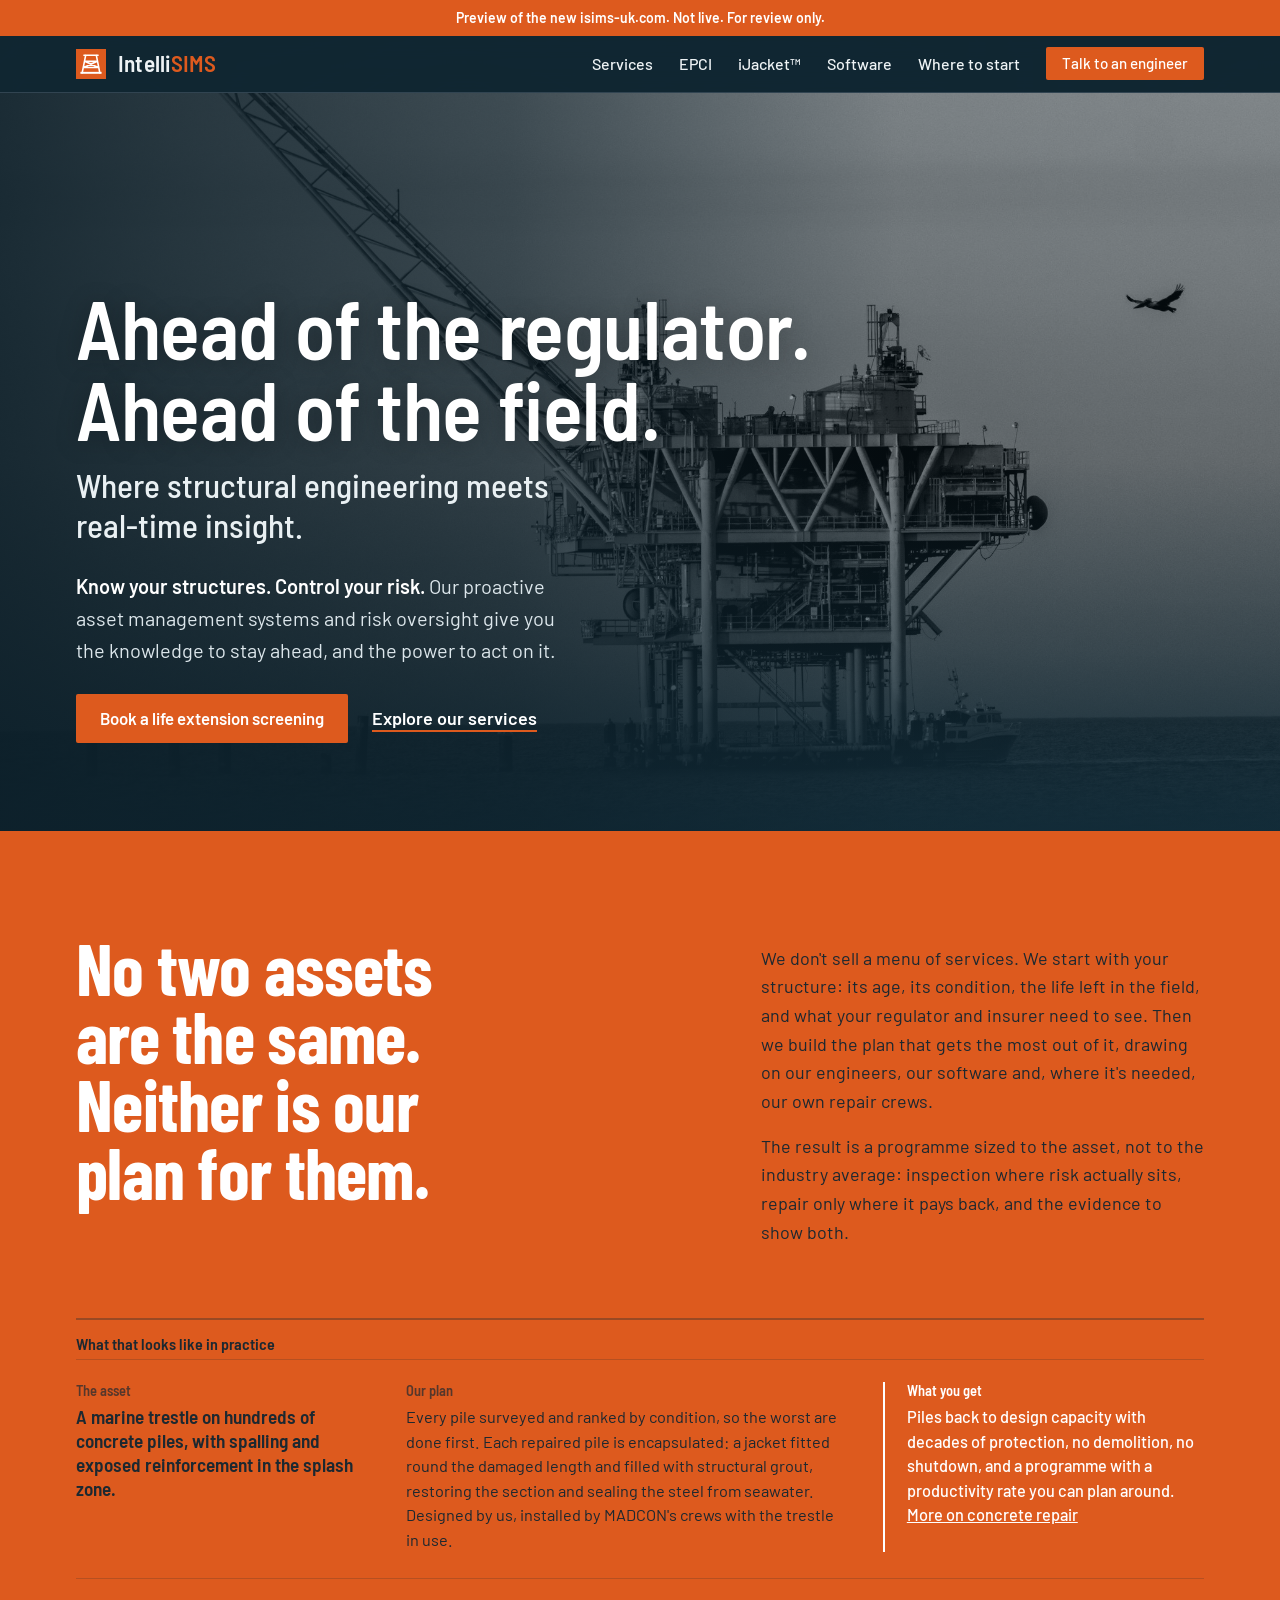
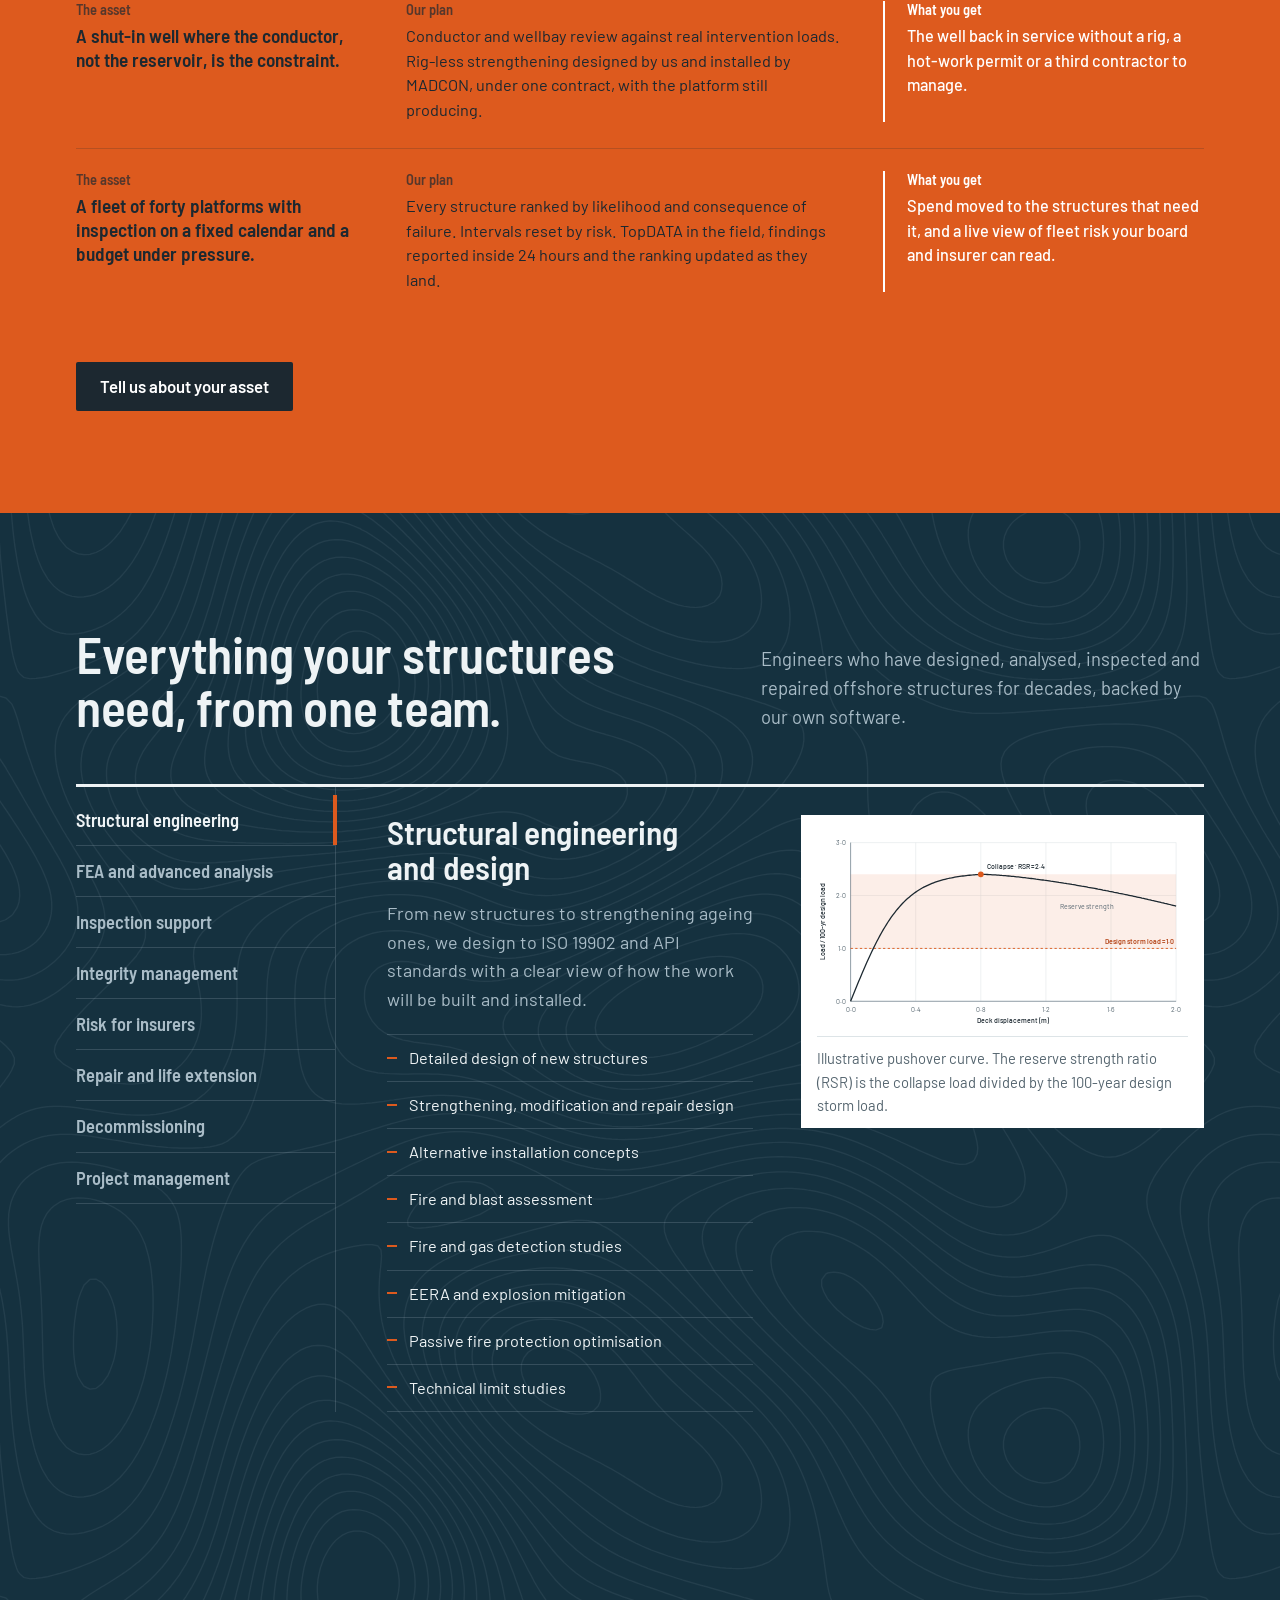
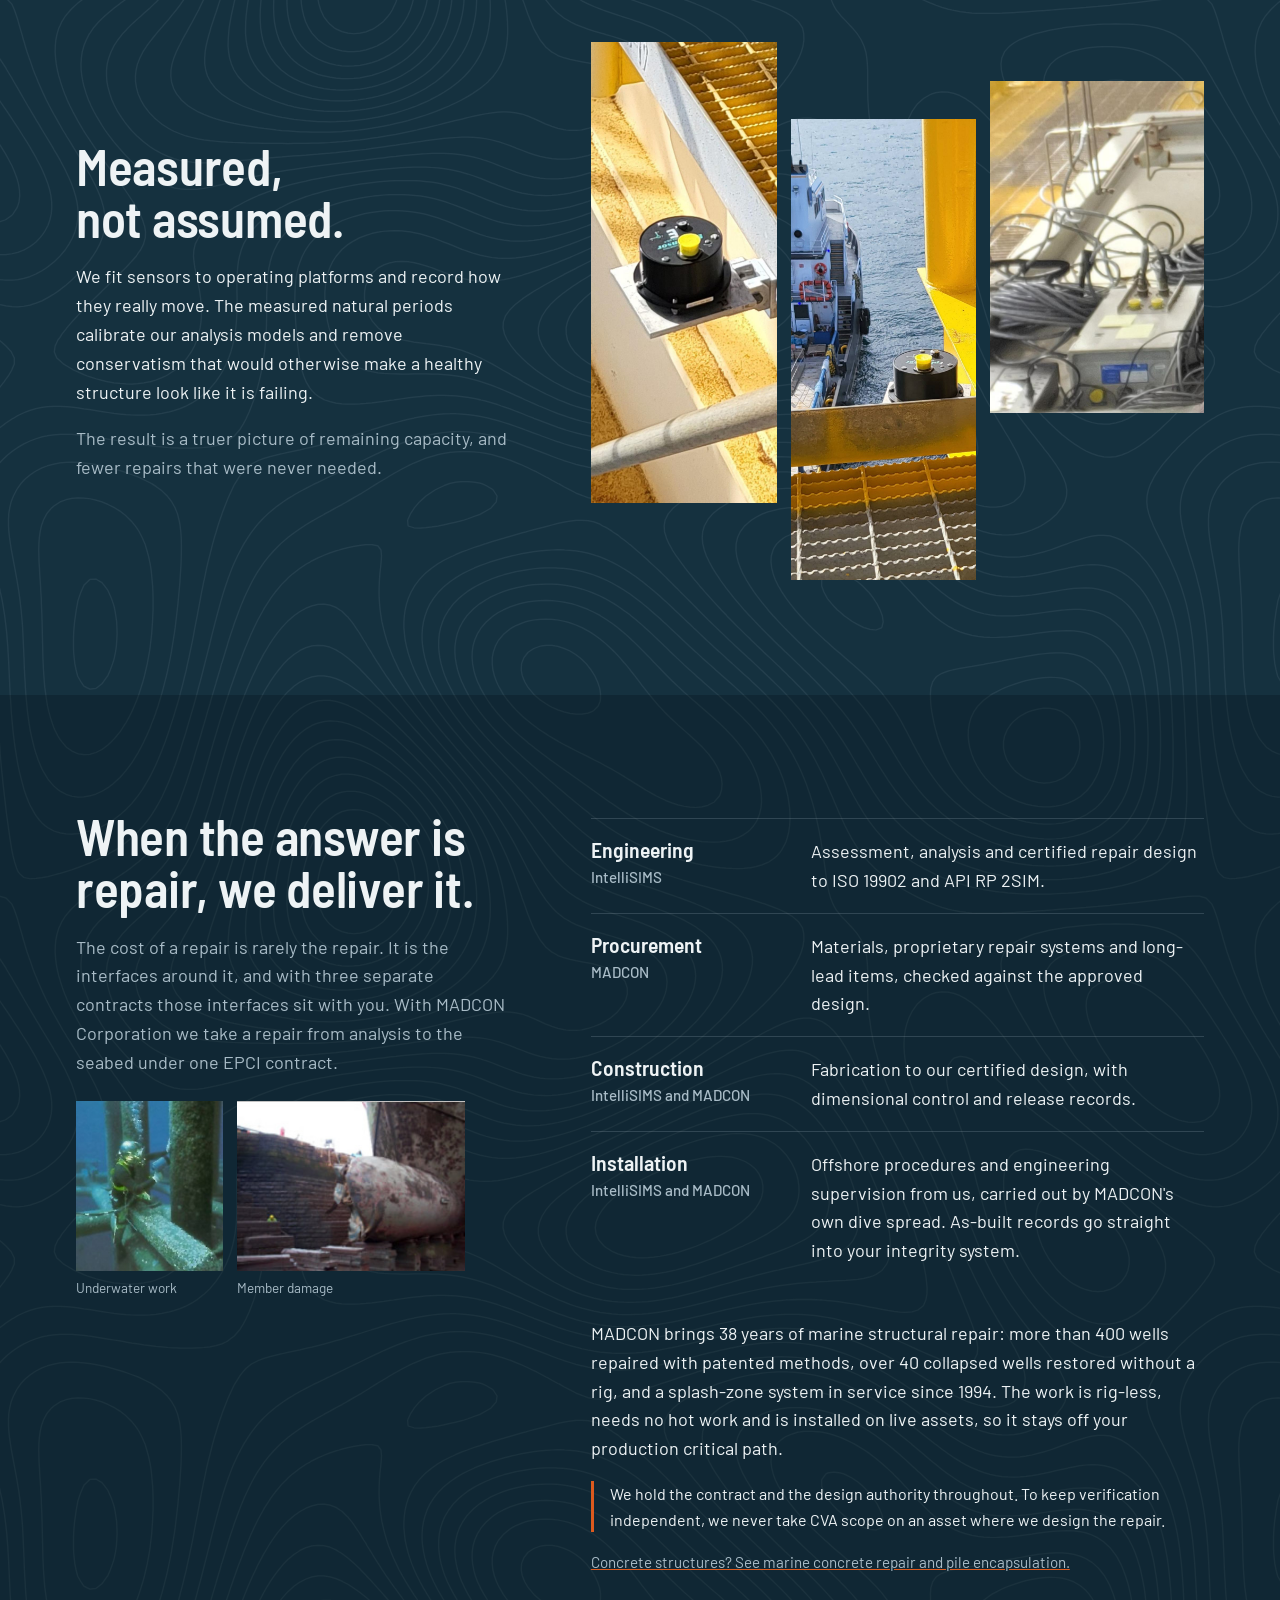
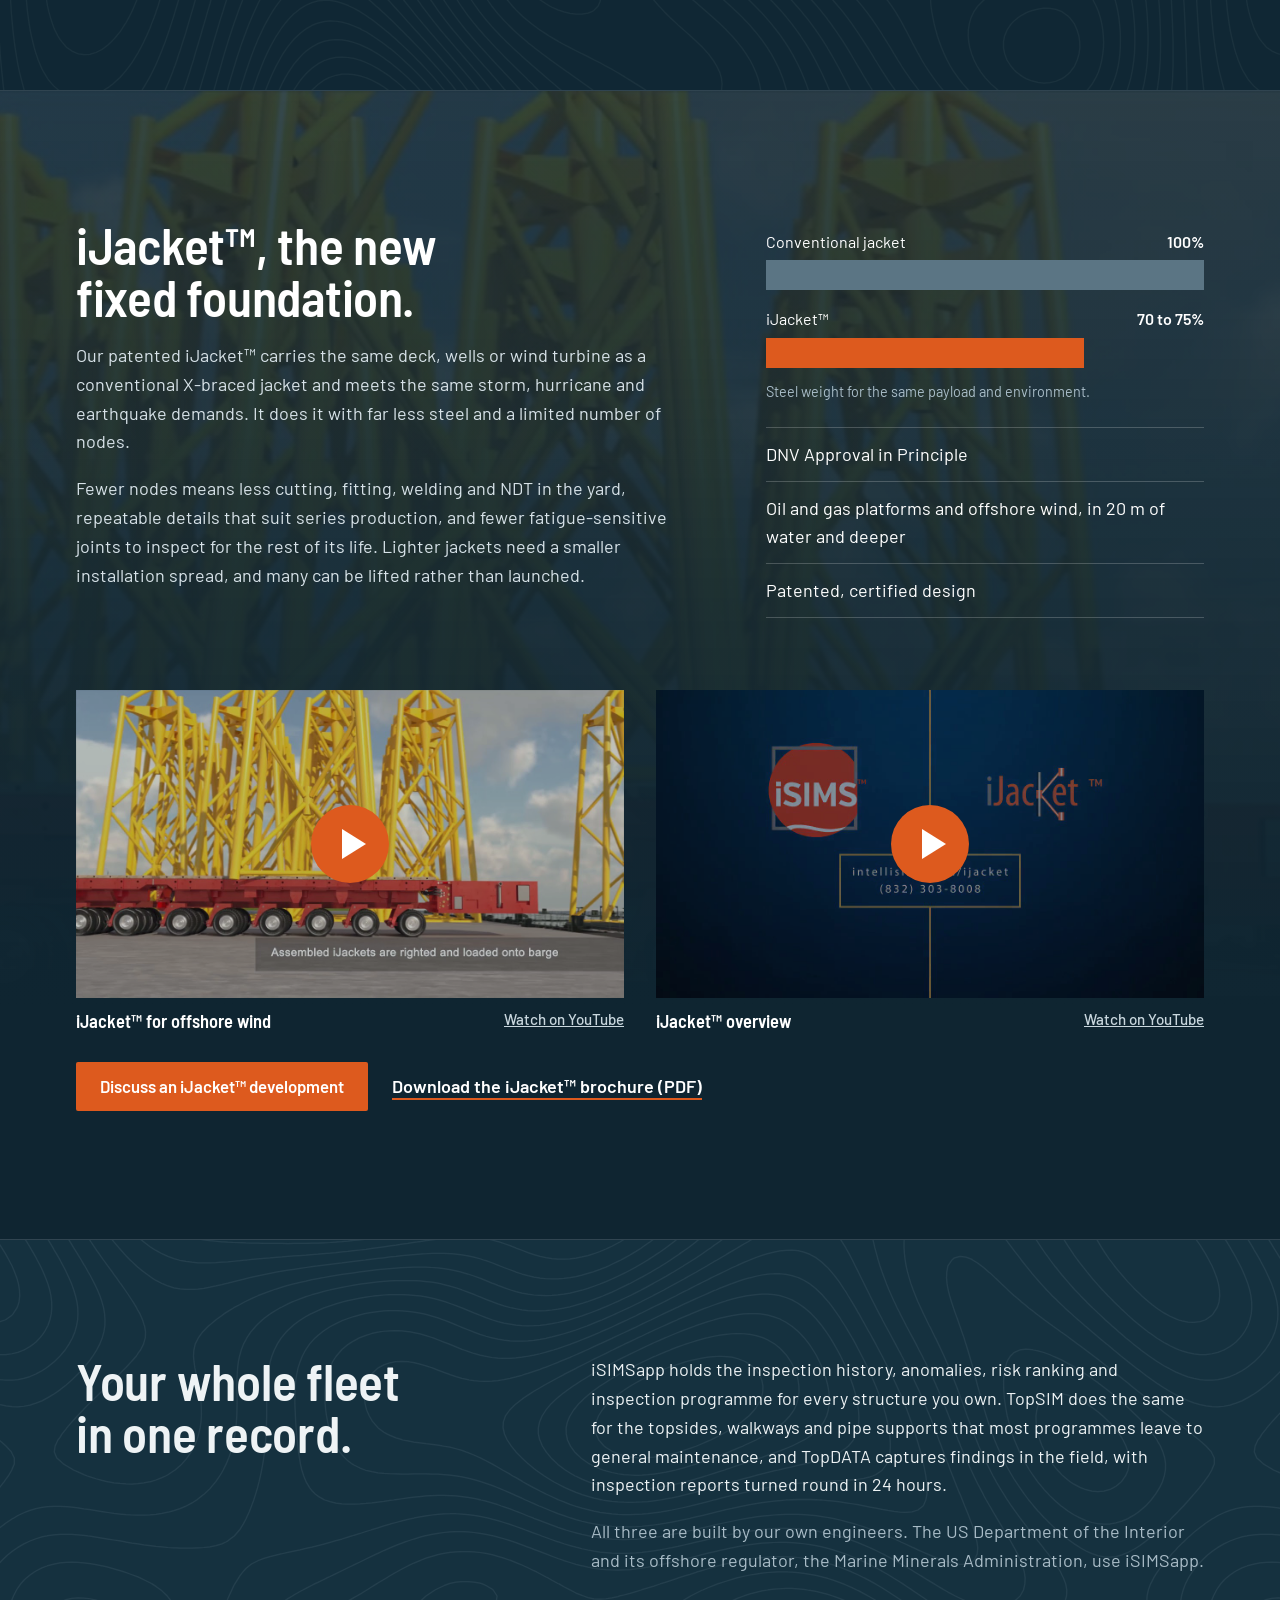
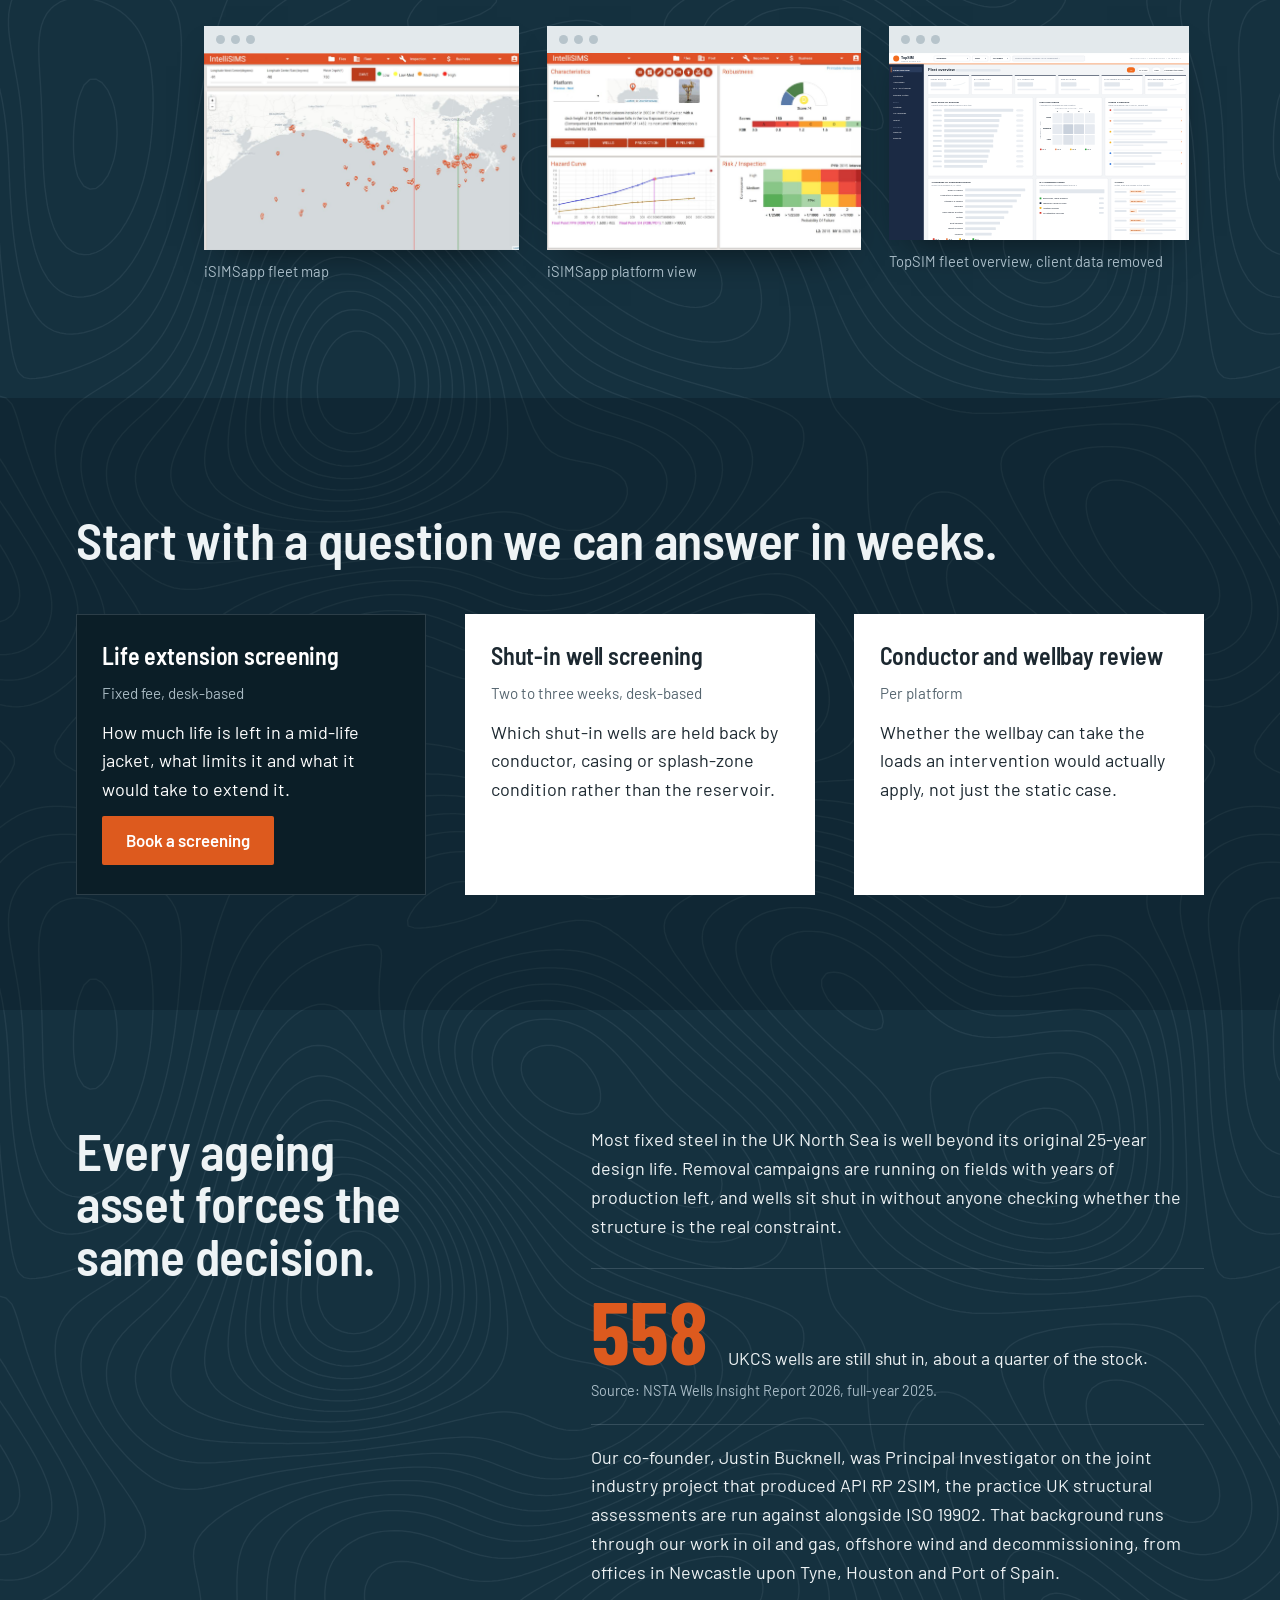
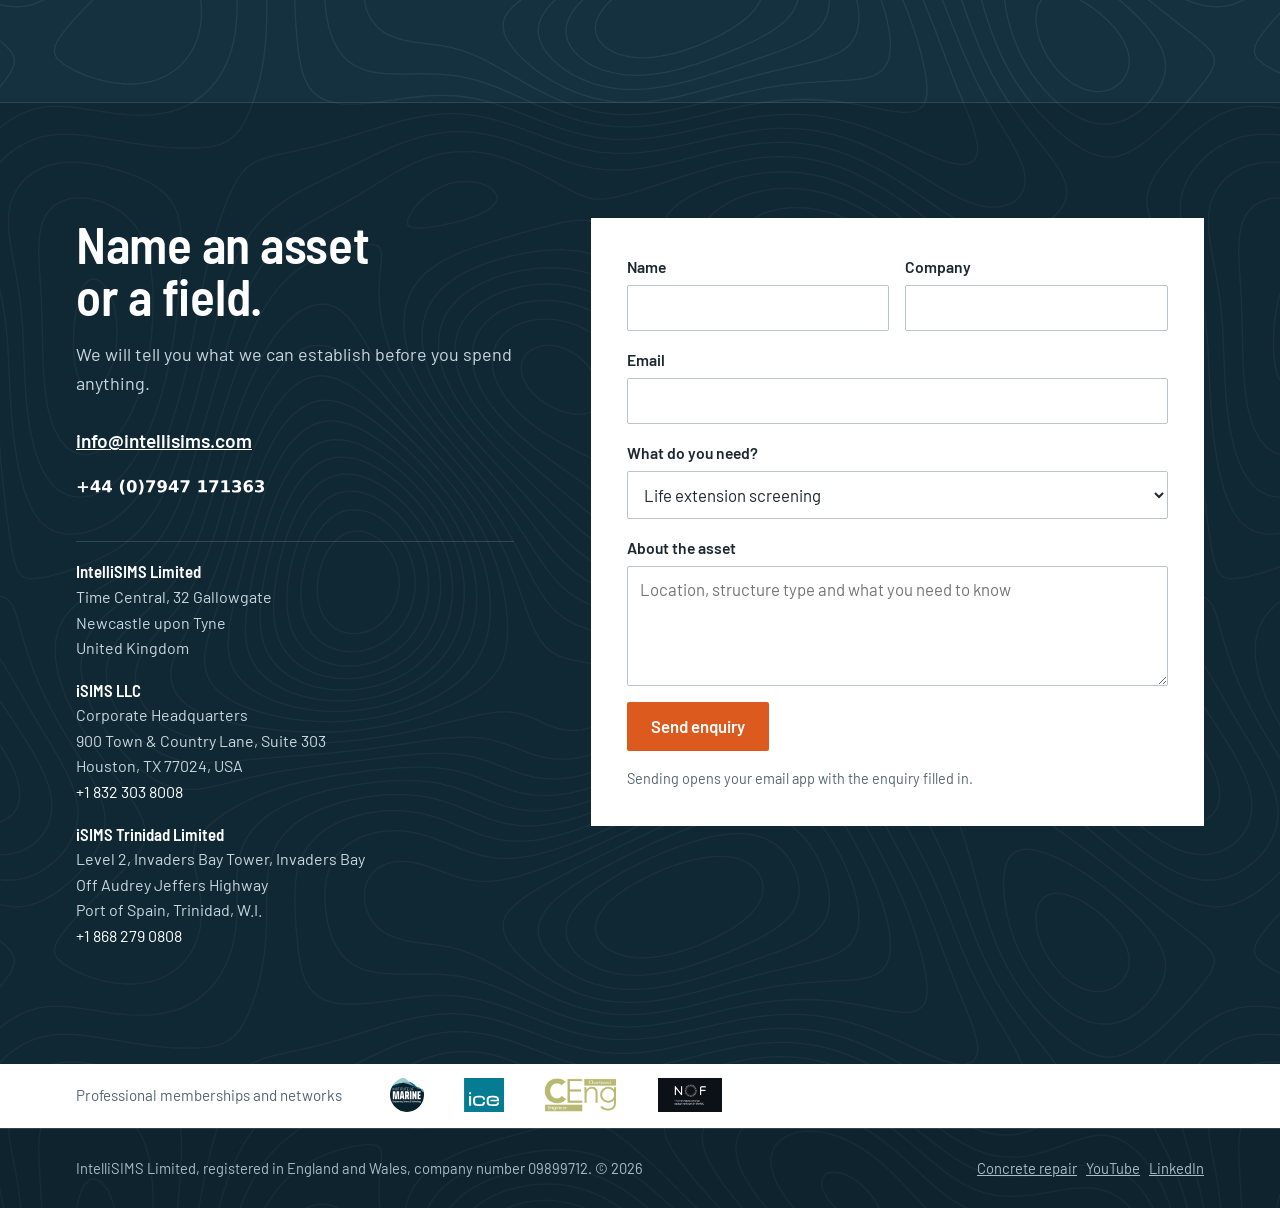
<file: index.html>
<!doctype html>
<html lang="en-GB"><head><meta charset="utf-8"><meta name="viewport" content="width=device-width, initial-scale=1, viewport-fit=cover">
<title>PREVIEW: IntelliSIMS | Offshore Structural Integrity, Life Extension and Repair</title>
<meta name="description" content="Structural integrity, life extension and repair for UK offshore assets. IntelliSIMS assesses, manages and, with MADCON, repairs ageing structures under one EPCI contract.">
<link rel="canonical" href="https://isims-uk.com/">
<meta name="theme-color" content="#15313F">
<meta property="og:type" content="website"><meta property="og:site_name" content="IntelliSIMS"><meta property="og:locale" content="en_GB">
<meta property="og:title" content="IntelliSIMS | Offshore Structural Integrity, Life Extension and Repair"><meta property="og:description" content="Structural integrity, life extension and repair for UK offshore assets. IntelliSIMS assesses, manages and, with MADCON, repairs ageing structures under one EPCI contract.">
<meta property="og:url" content="https://isims-uk.com/"><meta property="og:image" content="https://isims-uk.com/og.png"><meta name="twitter:card" content="summary_large_image">
<link rel="icon" href="favicon.svg" type="image/svg+xml">
<link rel="preconnect" href="https://fonts.googleapis.com"><link rel="preconnect" href="https://fonts.gstatic.com" crossorigin>
<link rel="stylesheet" href="https://fonts.googleapis.com/css2?family=Barlow:wght@400;500;600&family=Barlow+Condensed:wght@700&family=Barlow+Semi+Condensed:wght@500;600&display=swap">
<link rel="stylesheet" href="style.css">
<script type="application/ld+json">{"@context": "https://schema.org", "@type": "ProfessionalService", "@id": "https://isims-uk.com/#org", "name": "IntelliSIMS Limited", "alternateName": ["IntelliSIMS", "iSIMS"], "url": "https://isims-uk.com/", "logo": "https://isims-uk.com/favicon.svg", "image": "https://isims-uk.com/og.png", "description": "Structural integrity, life extension and repair for UK offshore assets. IntelliSIMS assesses, manages and, with MADCON, repairs ageing structures under one EPCI contract.", "email": "info@intellisims.com", "address": {"@type": "PostalAddress", "streetAddress": "Time Central, 32 Gallowgate", "addressLocality": "Newcastle upon Tyne", "addressCountry": "GB"}, "areaServed": ["GB", "Worldwide"], "parentOrganization": {"@type": "Organization", "name": "iSIMS LLC"}, "sameAs": ["https://www.linkedin.com/in/isims-limited-uk-87b4002b7/", "https://www.facebook.com/profile.php?id=61556681651296"], "knowsAbout": ["Offshore asset life extension", "Structural integrity management", "API RP 2SIM", "ISO 19902", "Offshore structural repair", "EPCI", "Offshore decommissioning"]}</script>
<meta name="robots" content="noindex, nofollow"></head><body><div style="background:#DD5A1E;color:#fff;text-align:center;font:600 14px/1.4 Barlow,Arial,sans-serif;padding:8px 16px">Preview of the new isims-uk.com. Not live. For review only.</div>
<a class="skip" href="#main">Skip to content</a>
<header class="head"><div class="wrap">
<a class="brand" href="#top" aria-label="IntelliSIMS home"><svg viewBox="0 0 34 34" aria-hidden="true"><rect width="34" height="34" fill="#DD5A1E"/><path d="M9 7h16M11 7 7 27M23 7l4 20M9.8 14h14.4M8.6 21h16.8M9.8 14l15.6 7M24.2 14 8.6 21" stroke="#fff" stroke-width="1.8" fill="none" stroke-linecap="round"/><path d="M5 27h24" stroke="#fff" stroke-width="2.2"/></svg><b>Intelli<span>SIMS</span></b></a>
<nav class="nav" aria-label="Main">
<a href="#services">Services</a><a href="#repair">EPCI</a><a href="#ijacket">iJacket™</a><a href="#software">Software</a><a href="#start">Where to start</a>
<a class="btn" href="#contact">Talk to an engineer</a></nav>
</div></header>

<main id="main">
<section class="hero full" id="top">
<img class="hero-bg" src="img/offshore-platform.jpg" alt="" width="2064" height="1408" fetchpriority="high">
<div class="wrap hero-inner">
<h1><span>Ahead of the regulator.</span> <span>Ahead of the field.</span></h1>
<p class="hero-sub">Where structural engineering meets real-time insight.</p>
<p class="hero-lede"><strong>Know your structures. Control your risk.</strong> Our proactive asset management systems and risk oversight give you the knowledge to stay ahead, and the power to act on it.</p>
<div class="hero-actions"><a class="btn" href="#start">Book a life extension screening</a><a class="textlink" href="#services">Explore our services</a></div>
</div>
</section>

<section class="field" id="what"><div class="wrap">
<div class="hook">
<h2>No two assets are the same. Neither is our plan for them.</h2>
<div class="hook-copy">
<p>We don't sell a menu of services. We start with your structure: its age, its condition, the life left in the field, and what your regulator and insurer need to see. Then we build the plan that gets the most out of it, drawing on our engineers, our software and, where it's needed, our own repair crews.</p>
<p>The result is a programme sized to the asset, not to the industry average: inspection where risk actually sits, repair only where it pays back, and the evidence to show both.</p>
</div></div>

<div class="cases">
<p class="cases-label">What that looks like in practice</p>
<div class="case">
<div class="case-when"><span>The asset</span><p>A marine trestle on hundreds of concrete piles, with spalling and exposed reinforcement in the splash zone.</p></div>
<div class="case-what"><span>Our plan</span><p>Every pile surveyed and ranked by condition, so the worst are done first. Each repaired pile is encapsulated: a jacket fitted round the damaged length and filled with structural grout, restoring the section and sealing the steel from seawater. Designed by us, installed by MADCON's crews with the trestle in use.</p></div>
<div class="case-win"><span>What you get</span><p>Piles back to design capacity with decades of protection, no demolition, no shutdown, and a programme with a productivity rate you can plan around. <a href="concrete-repair/">More on concrete repair</a></p></div>
</div>
<div class="case">
<div class="case-when"><span>The asset</span><p>A shut-in well where the conductor, not the reservoir, is the constraint.</p></div>
<div class="case-what"><span>Our plan</span><p>Conductor and wellbay review against real intervention loads. Rig-less strengthening designed by us and installed by MADCON, under one contract, with the platform still producing.</p></div>
<div class="case-win"><span>What you get</span><p>The well back in service without a rig, a hot-work permit or a third contractor to manage.</p></div>
</div>
<div class="case">
<div class="case-when"><span>The asset</span><p>A fleet of forty platforms with inspection on a fixed calendar and a budget under pressure.</p></div>
<div class="case-what"><span>Our plan</span><p>Every structure ranked by likelihood and consequence of failure. Intervals reset by risk. TopDATA in the field, findings reported inside 24 hours and the ranking updated as they land.</p></div>
<div class="case-win"><span>What you get</span><p>Spend moved to the structures that need it, and a live view of fleet risk your board and insurer can read.</p></div>
</div>
</div>
<div class="hero-actions"><a class="btn dark" href="#contact">Tell us about your asset</a></div>
</div></section>

<section class="sec" id="services"><div class="wrap">
<div class="sec-head"><h2>Everything your structures need, from one team.</h2>
<p>Engineers who have designed, analysed, inspected and repaired offshore structures for decades, backed by our own software.</p></div>
<div class="explorer"><div class="tabs" role="tablist" aria-label="Services"><button role="tab" id="t-engineering" aria-controls="p-engineering" aria-selected="true" tabindex="0">Structural engineering</button><button role="tab" id="t-analysis" aria-controls="p-analysis" aria-selected="false" tabindex="-1">FEA and advanced analysis</button><button role="tab" id="t-inspection" aria-controls="p-inspection" aria-selected="false" tabindex="-1">Inspection support</button><button role="tab" id="t-integrity" aria-controls="p-integrity" aria-selected="false" tabindex="-1">Integrity management</button><button role="tab" id="t-risk" aria-controls="p-risk" aria-selected="false" tabindex="-1">Risk for insurers</button><button role="tab" id="t-repair" aria-controls="p-repair" aria-selected="false" tabindex="-1">Repair and life extension</button><button role="tab" id="t-decom" aria-controls="p-decom" aria-selected="false" tabindex="-1">Decommissioning</button><button role="tab" id="t-pm" aria-controls="p-pm" aria-selected="false" tabindex="-1">Project management</button></div><div class="panels"><div class="panel" role="tabpanel" id="p-engineering" aria-labelledby="t-engineering">
<div class="panel-text"><h3>Structural engineering and design</h3><p>From new structures to strengthening ageing ones, we design to ISO 19902 and API standards with a clear view of how the work will be built and installed.</p><ul><li>Detailed design of new structures</li><li>Strengthening, modification and repair design</li><li>Alternative installation concepts</li><li>Fire and blast assessment</li><li>Fire and gas detection studies</li><li>EERA and explosion mitigation</li><li>Passive fire protection optimisation</li><li>Technical limit studies</li></ul></div><div class="panel-visual"><figure class="fig"><div class="fig-scroll"><svg viewBox="0 0 640 340" role="img" aria-label="Pushover curve showing collapse at 2.4 times the design storm load"><line class="grid" x1="58.0" y1="20" x2="58.0" y2="294"/><text x="58.0" y="312" text-anchor="middle">0.0</text><line class="grid" x1="170.4" y1="20" x2="170.4" y2="294"/><text x="170.4" y="312" text-anchor="middle">0.4</text><line class="grid" x1="282.8" y1="20" x2="282.8" y2="294"/><text x="282.8" y="312" text-anchor="middle">0.8</text><line class="grid" x1="395.2" y1="20" x2="395.2" y2="294"/><text x="395.2" y="312" text-anchor="middle">1.2</text><line class="grid" x1="507.6" y1="20" x2="507.6" y2="294"/><text x="507.6" y="312" text-anchor="middle">1.6</text><line class="grid" x1="620.0" y1="20" x2="620.0" y2="294"/><text x="620.0" y="312" text-anchor="middle">2.0</text><line class="grid" x1="58" y1="294.0" x2="620" y2="294.0"/><text x="50" y="298.0" text-anchor="end">0.0</text><line class="grid" x1="58" y1="202.7" x2="620" y2="202.7"/><text x="50" y="206.7" text-anchor="end">1.0</text><line class="grid" x1="58" y1="111.3" x2="620" y2="111.3"/><text x="50" y="115.3" text-anchor="end">2.0</text><line class="grid" x1="58" y1="20.0" x2="620" y2="20.0"/><text x="50" y="24.0" text-anchor="end">3.0</text><line class="axis" x1="58" y1="294" x2="620" y2="294"/><line class="axis" x1="58" y1="20" x2="58" y2="294"/><text x="339" y="332" text-anchor="middle" class="ink">Deck displacement (m)</text><text transform="translate(14 157) rotate(-90)" text-anchor="middle" class="ink">Load / 100-yr design load</text><path class="area" d="M58.0 202.7 L620.0 202.7 L620.0 74.8 L58.0 74.8 Z"/><line class="acc-line" x1="58" y1="202.7" x2="620" y2="202.7"/><text x="616" y="195.7" text-anchor="end" class="acc">Design storm load = 1.0</text><path class="curve" d="M58.0 294.0 L60.8 287.1 L63.6 280.1 L66.4 273.2 L69.2 266.4 L72.0 259.6 L74.9 252.8 L77.7 246.2 L80.5 239.6 L83.3 233.1 L86.1 226.7 L88.9 220.5 L91.7 214.4 L94.5 208.4 L97.3 202.6 L100.2 196.9 L103.0 191.3 L105.8 185.9 L108.6 180.7 L111.4 175.7 L114.2 170.8 L117.0 166.1 L119.8 161.5 L122.6 157.1 L125.4 152.9 L128.2 148.8 L131.1 144.9 L133.9 141.2 L136.7 137.6 L139.5 134.2 L142.3 130.9 L145.1 127.8 L147.9 124.8 L150.7 121.9 L153.5 119.2 L156.3 116.7 L159.2 114.2 L162.0 111.9 L164.8 109.6 L167.6 107.5 L170.4 105.5 L173.2 103.6 L176.0 101.8 L178.8 100.1 L181.6 98.5 L184.4 97.0 L187.3 95.6 L190.1 94.2 L192.9 92.9 L195.7 91.7 L198.5 90.5 L201.3 89.4 L204.1 88.4 L206.9 87.4 L209.7 86.5 L212.6 85.7 L215.4 84.9 L218.2 84.1 L221.0 83.4 L223.8 82.7 L226.6 82.0 L229.4 81.4 L232.2 80.9 L235.0 80.3 L237.8 79.8 L240.7 79.3 L243.5 78.9 L246.3 78.5 L249.1 78.1 L251.9 77.7 L254.7 77.4 L257.5 77.0 L260.3 76.7 L263.1 76.4 L265.9 76.1 L268.8 75.9 L271.6 75.6 L274.4 75.4 L277.2 75.2 L280.0 75.0 L282.8 74.8 L285.6 74.8 L288.4 74.9 L291.2 75.0 L294.0 75.1 L296.9 75.3 L299.7 75.4 L302.5 75.6 L305.3 75.7 L308.1 75.9 L310.9 76.1 L313.7 76.3 L316.5 76.5 L319.3 76.8 L322.1 77.0 L324.9 77.2 L327.8 77.5 L330.6 77.7 L333.4 78.0 L336.2 78.3 L339.0 78.5 L341.8 78.8 L344.6 79.1 L347.4 79.4 L350.2 79.7 L353.1 80.0 L355.9 80.3 L358.7 80.6 L361.5 81.0 L364.3 81.3 L367.1 81.7 L369.9 82.0 L372.7 82.3 L375.5 82.7 L378.3 83.1 L381.1 83.4 L384.0 83.8 L386.8 84.2 L389.6 84.6 L392.4 85.0 L395.2 85.3 L398.0 85.7 L400.8 86.1 L403.6 86.6 L406.4 87.0 L409.2 87.4 L412.1 87.8 L414.9 88.2 L417.7 88.7 L420.5 89.1 L423.3 89.5 L426.1 90.0 L428.9 90.4 L431.7 90.9 L434.5 91.3 L437.4 91.8 L440.2 92.3 L443.0 92.7 L445.8 93.2 L448.6 93.7 L451.4 94.2 L454.2 94.7 L457.0 95.2 L459.8 95.6 L462.6 96.1 L465.4 96.6 L468.3 97.2 L471.1 97.7 L473.9 98.2 L476.7 98.7 L479.5 99.2 L482.3 99.7 L485.1 100.3 L487.9 100.8 L490.7 101.3 L493.6 101.9 L496.4 102.4 L499.2 103.0 L502.0 103.5 L504.8 104.1 L507.6 104.6 L510.4 105.2 L513.2 105.8 L516.0 106.3 L518.8 106.9 L521.6 107.5 L524.5 108.0 L527.3 108.6 L530.1 109.2 L532.9 109.8 L535.7 110.4 L538.5 111.0 L541.3 111.6 L544.1 112.2 L546.9 112.8 L549.8 113.4 L552.6 114.0 L555.4 114.6 L558.2 115.2 L561.0 115.9 L563.8 116.5 L566.6 117.1 L569.4 117.7 L572.2 118.4 L575.0 119.0 L577.9 119.7 L580.7 120.3 L583.5 120.9 L586.3 121.6 L589.1 122.2 L591.9 122.9 L594.7 123.6 L597.5 124.2 L600.3 124.9 L603.1 125.5 L605.9 126.2 L608.8 126.9 L611.6 127.6 L614.4 128.2 L617.2 128.9 L620.0 129.6"/><circle class="acc-dot" cx="282.8" cy="74.8" r="5"/><text x="292.8" y="64.8" class="ink">Collapse · RSR = 2.4</text><text x="465.4" y="134.2" text-anchor="middle">Reserve strength</text></svg></div><figcaption>Illustrative pushover curve. The reserve strength ratio (RSR) is the collapse load divided by the 100-year design storm load.</figcaption></figure></div></div><div class="panel" role="tabpanel" id="p-analysis" aria-labelledby="t-analysis" hidden>
<div class="panel-text"><h3>Finite element and advanced analysis</h3><p>When a code check is not enough, we model how the structure really behaves, all the way to collapse.</p><ul><li>Ultimate strength and pushover analysis</li><li>Fatigue and fracture, including ECA</li><li>Seismic and time-history analysis</li><li>Vessel impact and dropped objects</li><li>Nonlinear FEA of joints, piles and components</li><li>Forensic and root-cause investigation</li></ul></div><div class="panel-visual"><figure class="fig"><div class="fig-scroll"><svg viewBox="0 0 640 330" role="img" aria-label="Finite element mesh around a hole coloured by stress"><path class="mesh" d="M288.0 165.0 L293.1 165.0 L292.7 159.4 L287.7 160.0Z" style="fill:#3165b3"/><path class="mesh" d="M287.7 160.0 L292.7 159.4 L291.6 153.8 L286.7 155.2Z" style="fill:#346db6"/><path class="mesh" d="M286.7 155.2 L291.6 153.8 L289.8 148.5 L285.1 150.5Z" style="fill:#3b7cbd"/><path class="mesh" d="M285.1 150.5 L289.8 148.5 L287.3 143.4 L282.9 146.0Z" style="fill:#4491c6"/><path class="mesh" d="M282.9 146.0 L287.3 143.4 L284.2 138.8 L280.1 141.9Z" style="fill:#55a2b6"/><path class="mesh" d="M280.1 141.9 L284.2 138.8 L280.5 134.5 L276.9 138.1Z" style="fill:#6ab39d"/><path class="mesh" d="M276.9 138.1 L280.5 134.5 L276.2 130.8 L273.1 134.9Z" style="fill:#8abc7e"/><path class="mesh" d="M273.1 134.9 L276.2 130.8 L271.6 127.7 L269.0 132.1Z" style="fill:#bab858"/><path class="mesh" d="M269.0 132.1 L271.6 127.7 L266.5 125.2 L264.5 129.9Z" style="fill:#e5b537"/><path class="mesh" d="M264.5 129.9 L266.5 125.2 L261.2 123.4 L259.8 128.3Z" style="fill:#e6962f"/><path class="mesh" d="M259.8 128.3 L261.2 123.4 L255.6 122.3 L255.0 127.3Z" style="fill:#e27c2d"/><path class="mesh" d="M255.0 127.3 L255.6 122.3 L250.0 121.9 L250.0 127.0Z" style="fill:#df6e2c"/><path class="mesh" d="M250.0 127.0 L250.0 121.9 L244.4 122.3 L245.0 127.3Z" style="fill:#df6e2c"/><path class="mesh" d="M245.0 127.3 L244.4 122.3 L238.8 123.4 L240.2 128.3Z" style="fill:#e27c2d"/><path class="mesh" d="M240.2 128.3 L238.8 123.4 L233.5 125.2 L235.5 129.9Z" style="fill:#e6962f"/><path class="mesh" d="M235.5 129.9 L233.5 125.2 L228.4 127.7 L231.0 132.1Z" style="fill:#e5b537"/><path class="mesh" d="M231.0 132.1 L228.4 127.7 L223.8 130.8 L226.9 134.9Z" style="fill:#bab858"/><path class="mesh" d="M226.9 134.9 L223.8 130.8 L219.5 134.5 L223.1 138.1Z" style="fill:#8abc7e"/><path class="mesh" d="M223.1 138.1 L219.5 134.5 L215.8 138.8 L219.9 141.9Z" style="fill:#6ab39d"/><path class="mesh" d="M219.9 141.9 L215.8 138.8 L212.7 143.4 L217.1 146.0Z" style="fill:#55a2b6"/><path class="mesh" d="M217.1 146.0 L212.7 143.4 L210.2 148.5 L214.9 150.5Z" style="fill:#4491c6"/><path class="mesh" d="M214.9 150.5 L210.2 148.5 L208.4 153.8 L213.3 155.2Z" style="fill:#3b7cbd"/><path class="mesh" d="M213.3 155.2 L208.4 153.8 L207.3 159.4 L212.3 160.0Z" style="fill:#346db6"/><path class="mesh" d="M212.3 160.0 L207.3 159.4 L206.9 165.0 L212.0 165.0Z" style="fill:#3165b3"/><path class="mesh" d="M212.0 165.0 L206.9 165.0 L207.3 170.6 L212.3 170.0Z" style="fill:#3165b3"/><path class="mesh" d="M212.3 170.0 L207.3 170.6 L208.4 176.2 L213.3 174.8Z" style="fill:#346db6"/><path class="mesh" d="M213.3 174.8 L208.4 176.2 L210.2 181.5 L214.9 179.5Z" style="fill:#3b7cbd"/><path class="mesh" d="M214.9 179.5 L210.2 181.5 L212.7 186.6 L217.1 184.0Z" style="fill:#4491c6"/><path class="mesh" d="M217.1 184.0 L212.7 186.6 L215.8 191.2 L219.9 188.1Z" style="fill:#55a2b6"/><path class="mesh" d="M219.9 188.1 L215.8 191.2 L219.5 195.5 L223.1 191.9Z" style="fill:#6ab39d"/><path class="mesh" d="M223.1 191.9 L219.5 195.5 L223.8 199.2 L226.9 195.1Z" style="fill:#8abc7e"/><path class="mesh" d="M226.9 195.1 L223.8 199.2 L228.4 202.3 L231.0 197.9Z" style="fill:#bab858"/><path class="mesh" d="M231.0 197.9 L228.4 202.3 L233.5 204.8 L235.5 200.1Z" style="fill:#e5b537"/><path class="mesh" d="M235.5 200.1 L233.5 204.8 L238.8 206.6 L240.2 201.7Z" style="fill:#e6962f"/><path class="mesh" d="M240.2 201.7 L238.8 206.6 L244.4 207.7 L245.0 202.7Z" style="fill:#e27c2d"/><path class="mesh" d="M245.0 202.7 L244.4 207.7 L250.0 208.1 L250.0 203.0Z" style="fill:#df6e2c"/><path class="mesh" d="M250.0 203.0 L250.0 208.1 L255.6 207.7 L255.0 202.7Z" style="fill:#df6e2c"/><path class="mesh" d="M255.0 202.7 L255.6 207.7 L261.2 206.6 L259.8 201.7Z" style="fill:#e27c2d"/><path class="mesh" d="M259.8 201.7 L261.2 206.6 L266.5 204.8 L264.5 200.1Z" style="fill:#e6962f"/><path class="mesh" d="M264.5 200.1 L266.5 204.8 L271.6 202.3 L269.0 197.9Z" style="fill:#e5b537"/><path class="mesh" d="M269.0 197.9 L271.6 202.3 L276.2 199.2 L273.1 195.1Z" style="fill:#bab858"/><path class="mesh" d="M273.1 195.1 L276.2 199.2 L280.5 195.5 L276.9 191.9Z" style="fill:#8abc7e"/><path class="mesh" d="M276.9 191.9 L280.5 195.5 L284.2 191.2 L280.1 188.1Z" style="fill:#6ab39d"/><path class="mesh" d="M280.1 188.1 L284.2 191.2 L287.3 186.6 L282.9 184.0Z" style="fill:#55a2b6"/><path class="mesh" d="M282.9 184.0 L287.3 186.6 L289.8 181.5 L285.1 179.5Z" style="fill:#4491c6"/><path class="mesh" d="M285.1 179.5 L289.8 181.5 L291.6 176.2 L286.7 174.8Z" style="fill:#3b7cbd"/><path class="mesh" d="M286.7 174.8 L291.6 176.2 L292.7 170.6 L287.7 170.0Z" style="fill:#346db6"/><path class="mesh" d="M287.7 170.0 L292.7 170.6 L293.1 165.0 L288.0 165.0Z" style="fill:#3165b3"/><path class="mesh" d="M293.1 165.0 L298.9 165.0 L298.5 158.6 L292.7 159.4Z" style="fill:#3c7ebe"/><path class="mesh" d="M292.7 159.4 L298.5 158.6 L297.2 152.3 L291.6 153.8Z" style="fill:#3e83c0"/><path class="mesh" d="M291.6 153.8 L297.2 152.3 L295.2 146.3 L289.8 148.5Z" style="fill:#438ec5"/><path class="mesh" d="M289.8 148.5 L295.2 146.3 L292.3 140.6 L287.3 143.4Z" style="fill:#4c9ac1"/><path class="mesh" d="M287.3 143.4 L292.3 140.6 L288.8 135.2 L284.2 138.8Z" style="fill:#59a5b1"/><path class="mesh" d="M284.2 138.8 L288.8 135.2 L284.6 130.4 L280.5 134.5Z" style="fill:#68b19f"/><path class="mesh" d="M280.5 134.5 L284.6 130.4 L279.8 126.2 L276.2 130.8Z" style="fill:#78be8c"/><path class="mesh" d="M276.2 130.8 L279.8 126.2 L274.4 122.7 L271.6 127.7Z" style="fill:#9abb71"/><path class="mesh" d="M271.6 127.7 L274.4 122.7 L268.7 119.8 L266.5 125.2Z" style="fill:#bab859"/><path class="mesh" d="M266.5 125.2 L268.7 119.8 L262.7 117.8 L261.2 123.4Z" style="fill:#d3b645"/><path class="mesh" d="M261.2 123.4 L262.7 117.8 L256.4 116.5 L255.6 122.3Z" style="fill:#e5b537"/><path class="mesh" d="M255.6 122.3 L256.4 116.5 L250.0 116.1 L250.0 121.9Z" style="fill:#eab032"/><path class="mesh" d="M250.0 121.9 L250.0 116.1 L243.6 116.5 L244.4 122.3Z" style="fill:#eab032"/><path class="mesh" d="M244.4 122.3 L243.6 116.5 L237.3 117.8 L238.8 123.4Z" style="fill:#e5b537"/><path class="mesh" d="M238.8 123.4 L237.3 117.8 L231.3 119.8 L233.5 125.2Z" style="fill:#d3b645"/><path class="mesh" d="M233.5 125.2 L231.3 119.8 L225.6 122.7 L228.4 127.7Z" style="fill:#bab859"/><path class="mesh" d="M228.4 127.7 L225.6 122.7 L220.2 126.2 L223.8 130.8Z" style="fill:#9abb71"/><path class="mesh" d="M223.8 130.8 L220.2 126.2 L215.4 130.4 L219.5 134.5Z" style="fill:#78be8c"/><path class="mesh" d="M219.5 134.5 L215.4 130.4 L211.2 135.2 L215.8 138.8Z" style="fill:#68b19f"/><path class="mesh" d="M215.8 138.8 L211.2 135.2 L207.7 140.6 L212.7 143.4Z" style="fill:#59a5b1"/><path class="mesh" d="M212.7 143.4 L207.7 140.6 L204.8 146.3 L210.2 148.5Z" style="fill:#4c9ac1"/><path class="mesh" d="M210.2 148.5 L204.8 146.3 L202.8 152.3 L208.4 153.8Z" style="fill:#438ec5"/><path class="mesh" d="M208.4 153.8 L202.8 152.3 L201.5 158.6 L207.3 159.4Z" style="fill:#3e83c0"/><path class="mesh" d="M207.3 159.4 L201.5 158.6 L201.1 165.0 L206.9 165.0Z" style="fill:#3c7ebe"/><path class="mesh" d="M206.9 165.0 L201.1 165.0 L201.5 171.4 L207.3 170.6Z" style="fill:#3c7ebe"/><path class="mesh" d="M207.3 170.6 L201.5 171.4 L202.8 177.7 L208.4 176.2Z" style="fill:#3e83c0"/><path class="mesh" d="M208.4 176.2 L202.8 177.7 L204.8 183.7 L210.2 181.5Z" style="fill:#438ec5"/><path class="mesh" d="M210.2 181.5 L204.8 183.7 L207.7 189.4 L212.7 186.6Z" style="fill:#4c9ac1"/><path class="mesh" d="M212.7 186.6 L207.7 189.4 L211.2 194.8 L215.8 191.2Z" style="fill:#59a5b1"/><path class="mesh" d="M215.8 191.2 L211.2 194.8 L215.4 199.6 L219.5 195.5Z" style="fill:#68b19f"/><path class="mesh" d="M219.5 195.5 L215.4 199.6 L220.2 203.8 L223.8 199.2Z" style="fill:#78be8c"/><path class="mesh" d="M223.8 199.2 L220.2 203.8 L225.6 207.3 L228.4 202.3Z" style="fill:#9abb71"/><path class="mesh" d="M228.4 202.3 L225.6 207.3 L231.3 210.2 L233.5 204.8Z" style="fill:#bab859"/><path class="mesh" d="M233.5 204.8 L231.3 210.2 L237.3 212.2 L238.8 206.6Z" style="fill:#d3b645"/><path class="mesh" d="M238.8 206.6 L237.3 212.2 L243.6 213.5 L244.4 207.7Z" style="fill:#e5b537"/><path class="mesh" d="M244.4 207.7 L243.6 213.5 L250.0 213.9 L250.0 208.1Z" style="fill:#eab032"/><path class="mesh" d="M250.0 208.1 L250.0 213.9 L256.4 213.5 L255.6 207.7Z" style="fill:#eab032"/><path class="mesh" d="M255.6 207.7 L256.4 213.5 L262.7 212.2 L261.2 206.6Z" style="fill:#e5b537"/><path class="mesh" d="M261.2 206.6 L262.7 212.2 L268.7 210.2 L266.5 204.8Z" style="fill:#d3b645"/><path class="mesh" d="M266.5 204.8 L268.7 210.2 L274.4 207.3 L271.6 202.3Z" style="fill:#bab859"/><path class="mesh" d="M271.6 202.3 L274.4 207.3 L279.8 203.8 L276.2 199.2Z" style="fill:#9abb71"/><path class="mesh" d="M276.2 199.2 L279.8 203.8 L284.6 199.6 L280.5 195.5Z" style="fill:#78be8c"/><path class="mesh" d="M280.5 195.5 L284.6 199.6 L288.8 194.8 L284.2 191.2Z" style="fill:#68b19f"/><path class="mesh" d="M284.2 191.2 L288.8 194.8 L292.3 189.4 L287.3 186.6Z" style="fill:#59a5b1"/><path class="mesh" d="M287.3 186.6 L292.3 189.4 L295.2 183.7 L289.8 181.5Z" style="fill:#4c9ac1"/><path class="mesh" d="M289.8 181.5 L295.2 183.7 L297.2 177.7 L291.6 176.2Z" style="fill:#438ec5"/><path class="mesh" d="M291.6 176.2 L297.2 177.7 L298.5 171.4 L292.7 170.6Z" style="fill:#3e83c0"/><path class="mesh" d="M292.7 170.6 L298.5 171.4 L298.9 165.0 L293.1 165.0Z" style="fill:#3c7ebe"/><path class="mesh" d="M298.9 165.0 L305.5 165.0 L305.0 157.8 L298.5 158.6Z" style="fill:#428cc4"/><path class="mesh" d="M298.5 158.6 L305.0 157.8 L303.6 150.6 L297.2 152.3Z" style="fill:#4390c5"/><path class="mesh" d="M297.2 152.3 L303.6 150.6 L301.2 143.8 L295.2 146.3Z" style="fill:#4897c6"/><path class="mesh" d="M295.2 146.3 L301.2 143.8 L298.0 137.3 L292.3 140.6Z" style="fill:#509ebc"/><path class="mesh" d="M292.3 140.6 L298.0 137.3 L294.0 131.2 L288.8 135.2Z" style="fill:#5ba6af"/><path class="mesh" d="M288.8 135.2 L294.0 131.2 L289.2 125.8 L284.6 130.4Z" style="fill:#66b0a1"/><path class="mesh" d="M284.6 130.4 L289.2 125.8 L283.8 121.0 L279.8 126.2Z" style="fill:#72b993"/><path class="mesh" d="M279.8 126.2 L283.8 121.0 L277.7 117.0 L274.4 122.7Z" style="fill:#86bd81"/><path class="mesh" d="M274.4 122.7 L277.7 117.0 L271.2 113.8 L268.7 119.8Z" style="fill:#9ebb6f"/><path class="mesh" d="M268.7 119.8 L271.2 113.8 L264.4 111.4 L262.7 117.8Z" style="fill:#b1b95f"/><path class="mesh" d="M262.7 117.8 L264.4 111.4 L257.2 110.0 L256.4 116.5Z" style="fill:#bfb854"/><path class="mesh" d="M256.4 116.5 L257.2 110.0 L250.0 109.5 L250.0 116.1Z" style="fill:#c6b74f"/><path class="mesh" d="M250.0 116.1 L250.0 109.5 L242.8 110.0 L243.6 116.5Z" style="fill:#c6b74f"/><path class="mesh" d="M243.6 116.5 L242.8 110.0 L235.6 111.4 L237.3 117.8Z" style="fill:#bfb854"/><path class="mesh" d="M237.3 117.8 L235.6 111.4 L228.8 113.8 L231.3 119.8Z" style="fill:#b1b95f"/><path class="mesh" d="M231.3 119.8 L228.8 113.8 L222.3 117.0 L225.6 122.7Z" style="fill:#9ebb6f"/><path class="mesh" d="M225.6 122.7 L222.3 117.0 L216.2 121.0 L220.2 126.2Z" style="fill:#86bd81"/><path class="mesh" d="M220.2 126.2 L216.2 121.0 L210.8 125.8 L215.4 130.4Z" style="fill:#72b993"/><path class="mesh" d="M215.4 130.4 L210.8 125.8 L206.0 131.2 L211.2 135.2Z" style="fill:#66b0a1"/><path class="mesh" d="M211.2 135.2 L206.0 131.2 L202.0 137.3 L207.7 140.6Z" style="fill:#5ba6af"/><path class="mesh" d="M207.7 140.6 L202.0 137.3 L198.8 143.8 L204.8 146.3Z" style="fill:#509ebc"/><path class="mesh" d="M204.8 146.3 L198.8 143.8 L196.4 150.6 L202.8 152.3Z" style="fill:#4897c6"/><path class="mesh" d="M202.8 152.3 L196.4 150.6 L195.0 157.8 L201.5 158.6Z" style="fill:#4390c5"/><path class="mesh" d="M201.5 158.6 L195.0 157.8 L194.5 165.0 L201.1 165.0Z" style="fill:#428cc4"/><path class="mesh" d="M201.1 165.0 L194.5 165.0 L195.0 172.2 L201.5 171.4Z" style="fill:#428cc4"/><path class="mesh" d="M201.5 171.4 L195.0 172.2 L196.4 179.4 L202.8 177.7Z" style="fill:#4390c5"/><path class="mesh" d="M202.8 177.7 L196.4 179.4 L198.8 186.2 L204.8 183.7Z" style="fill:#4897c6"/><path class="mesh" d="M204.8 183.7 L198.8 186.2 L202.0 192.7 L207.7 189.4Z" style="fill:#509ebc"/><path class="mesh" d="M207.7 189.4 L202.0 192.7 L206.0 198.8 L211.2 194.8Z" style="fill:#5ba6af"/><path class="mesh" d="M211.2 194.8 L206.0 198.8 L210.8 204.2 L215.4 199.6Z" style="fill:#66b0a1"/><path class="mesh" d="M215.4 199.6 L210.8 204.2 L216.2 209.0 L220.2 203.8Z" style="fill:#72b993"/><path class="mesh" d="M220.2 203.8 L216.2 209.0 L222.3 213.0 L225.6 207.3Z" style="fill:#86bd81"/><path class="mesh" d="M225.6 207.3 L222.3 213.0 L228.8 216.2 L231.3 210.2Z" style="fill:#9ebb6f"/><path class="mesh" d="M231.3 210.2 L228.8 216.2 L235.6 218.6 L237.3 212.2Z" style="fill:#b1b95f"/><path class="mesh" d="M237.3 212.2 L235.6 218.6 L242.8 220.0 L243.6 213.5Z" style="fill:#bfb854"/><path class="mesh" d="M243.6 213.5 L242.8 220.0 L250.0 220.5 L250.0 213.9Z" style="fill:#c6b74f"/><path class="mesh" d="M250.0 213.9 L250.0 220.5 L257.2 220.0 L256.4 213.5Z" style="fill:#c6b74f"/><path class="mesh" d="M256.4 213.5 L257.2 220.0 L264.4 218.6 L262.7 212.2Z" style="fill:#bfb854"/><path class="mesh" d="M262.7 212.2 L264.4 218.6 L271.2 216.2 L268.7 210.2Z" style="fill:#b1b95f"/><path class="mesh" d="M268.7 210.2 L271.2 216.2 L277.7 213.0 L274.4 207.3Z" style="fill:#9ebb6f"/><path class="mesh" d="M274.4 207.3 L277.7 213.0 L283.8 209.0 L279.8 203.8Z" style="fill:#86bd81"/><path class="mesh" d="M279.8 203.8 L283.8 209.0 L289.2 204.2 L284.6 199.6Z" style="fill:#72b993"/><path class="mesh" d="M284.6 199.6 L289.2 204.2 L294.0 198.8 L288.8 194.8Z" style="fill:#66b0a1"/><path class="mesh" d="M288.8 194.8 L294.0 198.8 L298.0 192.7 L292.3 189.4Z" style="fill:#5ba6af"/><path class="mesh" d="M292.3 189.4 L298.0 192.7 L301.2 186.2 L295.2 183.7Z" style="fill:#509ebc"/><path class="mesh" d="M295.2 183.7 L301.2 186.2 L303.6 179.4 L297.2 177.7Z" style="fill:#4897c6"/><path class="mesh" d="M297.2 177.7 L303.6 179.4 L305.0 172.2 L298.5 171.4Z" style="fill:#4390c5"/><path class="mesh" d="M298.5 171.4 L305.0 172.2 L305.5 165.0 L298.9 165.0Z" style="fill:#428cc4"/><path class="mesh" d="M305.5 165.0 L312.9 165.0 L312.4 156.8 L305.0 157.8Z" style="fill:#4593c7"/><path class="mesh" d="M305.0 157.8 L312.4 156.8 L310.8 148.7 L303.6 150.6Z" style="fill:#4696c7"/><path class="mesh" d="M303.6 150.6 L310.8 148.7 L308.1 140.9 L301.2 143.8Z" style="fill:#4b9ac2"/><path class="mesh" d="M301.2 143.8 L308.1 140.9 L304.5 133.5 L298.0 137.3Z" style="fill:#52a0b9"/><path class="mesh" d="M298.0 137.3 L304.5 133.5 L299.9 126.7 L294.0 131.2Z" style="fill:#5ba7af"/><path class="mesh" d="M294.0 131.2 L299.9 126.7 L294.5 120.5 L289.2 125.8Z" style="fill:#64aea4"/><path class="mesh" d="M289.2 125.8 L294.5 120.5 L288.3 115.1 L283.8 121.0Z" style="fill:#6eb698"/><path class="mesh" d="M283.8 121.0 L288.3 115.1 L281.5 110.5 L277.7 117.0Z" style="fill:#78be8c"/><path class="mesh" d="M277.7 117.0 L281.5 110.5 L274.1 106.9 L271.2 113.8Z" style="fill:#8bbc7d"/><path class="mesh" d="M271.2 113.8 L274.1 106.9 L266.3 104.2 L264.4 111.4Z" style="fill:#9bbb71"/><path class="mesh" d="M264.4 111.4 L266.3 104.2 L258.2 102.6 L257.2 110.0Z" style="fill:#a6ba68"/><path class="mesh" d="M257.2 110.0 L258.2 102.6 L250.0 102.1 L250.0 109.5Z" style="fill:#acb963"/><path class="mesh" d="M250.0 109.5 L250.0 102.1 L241.8 102.6 L242.8 110.0Z" style="fill:#acb963"/><path class="mesh" d="M242.8 110.0 L241.8 102.6 L233.7 104.2 L235.6 111.4Z" style="fill:#a6ba68"/><path class="mesh" d="M235.6 111.4 L233.7 104.2 L225.9 106.9 L228.8 113.8Z" style="fill:#9bbb71"/><path class="mesh" d="M228.8 113.8 L225.9 106.9 L218.5 110.5 L222.3 117.0Z" style="fill:#8bbc7d"/><path class="mesh" d="M222.3 117.0 L218.5 110.5 L211.7 115.1 L216.2 121.0Z" style="fill:#78be8c"/><path class="mesh" d="M216.2 121.0 L211.7 115.1 L205.5 120.5 L210.8 125.8Z" style="fill:#6eb698"/><path class="mesh" d="M210.8 125.8 L205.5 120.5 L200.1 126.7 L206.0 131.2Z" style="fill:#64aea4"/><path class="mesh" d="M206.0 131.2 L200.1 126.7 L195.5 133.5 L202.0 137.3Z" style="fill:#5ba7af"/><path class="mesh" d="M202.0 137.3 L195.5 133.5 L191.9 140.9 L198.8 143.8Z" style="fill:#52a0b9"/><path class="mesh" d="M198.8 143.8 L191.9 140.9 L189.2 148.7 L196.4 150.6Z" style="fill:#4b9ac2"/><path class="mesh" d="M196.4 150.6 L189.2 148.7 L187.6 156.8 L195.0 157.8Z" style="fill:#4696c7"/><path class="mesh" d="M195.0 157.8 L187.6 156.8 L187.1 165.0 L194.5 165.0Z" style="fill:#4593c7"/><path class="mesh" d="M194.5 165.0 L187.1 165.0 L187.6 173.2 L195.0 172.2Z" style="fill:#4593c7"/><path class="mesh" d="M195.0 172.2 L187.6 173.2 L189.2 181.3 L196.4 179.4Z" style="fill:#4696c7"/><path class="mesh" d="M196.4 179.4 L189.2 181.3 L191.9 189.1 L198.8 186.2Z" style="fill:#4b9ac2"/><path class="mesh" d="M198.8 186.2 L191.9 189.1 L195.5 196.5 L202.0 192.7Z" style="fill:#52a0b9"/><path class="mesh" d="M202.0 192.7 L195.5 196.5 L200.1 203.3 L206.0 198.8Z" style="fill:#5ba7af"/><path class="mesh" d="M206.0 198.8 L200.1 203.3 L205.5 209.5 L210.8 204.2Z" style="fill:#64aea4"/><path class="mesh" d="M210.8 204.2 L205.5 209.5 L211.7 214.9 L216.2 209.0Z" style="fill:#6eb698"/><path class="mesh" d="M216.2 209.0 L211.7 214.9 L218.5 219.5 L222.3 213.0Z" style="fill:#78be8c"/><path class="mesh" d="M222.3 213.0 L218.5 219.5 L225.9 223.1 L228.8 216.2Z" style="fill:#8bbc7d"/><path class="mesh" d="M228.8 216.2 L225.9 223.1 L233.7 225.8 L235.6 218.6Z" style="fill:#9bbb71"/><path class="mesh" d="M235.6 218.6 L233.7 225.8 L241.8 227.4 L242.8 220.0Z" style="fill:#a6ba68"/><path class="mesh" d="M242.8 220.0 L241.8 227.4 L250.0 227.9 L250.0 220.5Z" style="fill:#acb963"/><path class="mesh" d="M250.0 220.5 L250.0 227.9 L258.2 227.4 L257.2 220.0Z" style="fill:#acb963"/><path class="mesh" d="M257.2 220.0 L258.2 227.4 L266.3 225.8 L264.4 218.6Z" style="fill:#a6ba68"/><path class="mesh" d="M264.4 218.6 L266.3 225.8 L274.1 223.1 L271.2 216.2Z" style="fill:#9bbb71"/><path class="mesh" d="M271.2 216.2 L274.1 223.1 L281.5 219.5 L277.7 213.0Z" style="fill:#8bbc7d"/><path class="mesh" d="M277.7 213.0 L281.5 219.5 L288.3 214.9 L283.8 209.0Z" style="fill:#78be8c"/><path class="mesh" d="M283.8 209.0 L288.3 214.9 L294.5 209.5 L289.2 204.2Z" style="fill:#6eb698"/><path class="mesh" d="M289.2 204.2 L294.5 209.5 L299.9 203.3 L294.0 198.8Z" style="fill:#64aea4"/><path class="mesh" d="M294.0 198.8 L299.9 203.3 L304.5 196.5 L298.0 192.7Z" style="fill:#5ba7af"/><path class="mesh" d="M298.0 192.7 L304.5 196.5 L308.1 189.1 L301.2 186.2Z" style="fill:#52a0b9"/><path class="mesh" d="M301.2 186.2 L308.1 189.1 L310.8 181.3 L303.6 179.4Z" style="fill:#4b9ac2"/><path class="mesh" d="M303.6 179.4 L310.8 181.3 L312.4 173.2 L305.0 172.2Z" style="fill:#4696c7"/><path class="mesh" d="M305.0 172.2 L312.4 173.2 L312.9 165.0 L305.5 165.0Z" style="fill:#4593c7"/><path class="mesh" d="M312.9 165.0 L321.4 165.0 L320.7 155.7 L312.4 156.8Z" style="fill:#4796c7"/><path class="mesh" d="M312.4 156.8 L320.7 155.7 L318.9 146.5 L310.8 148.7Z" style="fill:#4998c5"/><path class="mesh" d="M310.8 148.7 L318.9 146.5 L315.9 137.7 L308.1 140.9Z" style="fill:#4d9cc0"/><path class="mesh" d="M308.1 140.9 L315.9 137.7 L311.8 129.3 L304.5 133.5Z" style="fill:#53a0b8"/><path class="mesh" d="M304.5 133.5 L311.8 129.3 L306.6 121.6 L299.9 126.7Z" style="fill:#5aa6af"/><path class="mesh" d="M299.9 126.7 L306.6 121.6 L300.5 114.5 L294.5 120.5Z" style="fill:#63ada6"/><path class="mesh" d="M294.5 120.5 L300.5 114.5 L293.4 108.4 L288.3 115.1Z" style="fill:#6bb49b"/><path class="mesh" d="M288.3 115.1 L293.4 108.4 L285.7 103.2 L281.5 110.5Z" style="fill:#74ba91"/><path class="mesh" d="M281.5 110.5 L285.7 103.2 L277.3 99.1 L274.1 106.9Z" style="fill:#7fbd87"/><path class="mesh" d="M274.1 106.9 L277.3 99.1 L268.5 96.1 L266.3 104.2Z" style="fill:#8dbc7c"/><path class="mesh" d="M266.3 104.2 L268.5 96.1 L259.3 94.3 L258.2 102.6Z" style="fill:#96bb74"/><path class="mesh" d="M258.2 102.6 L259.3 94.3 L250.0 93.6 L250.0 102.1Z" style="fill:#9bbb70"/><path class="mesh" d="M250.0 102.1 L250.0 93.6 L240.7 94.3 L241.8 102.6Z" style="fill:#9bbb70"/><path class="mesh" d="M241.8 102.6 L240.7 94.3 L231.5 96.1 L233.7 104.2Z" style="fill:#96bb74"/><path class="mesh" d="M233.7 104.2 L231.5 96.1 L222.7 99.1 L225.9 106.9Z" style="fill:#8dbc7c"/><path class="mesh" d="M225.9 106.9 L222.7 99.1 L214.3 103.2 L218.5 110.5Z" style="fill:#7fbd87"/><path class="mesh" d="M218.5 110.5 L214.3 103.2 L206.6 108.4 L211.7 115.1Z" style="fill:#74ba91"/><path class="mesh" d="M211.7 115.1 L206.6 108.4 L199.5 114.5 L205.5 120.5Z" style="fill:#6bb49b"/><path class="mesh" d="M205.5 120.5 L199.5 114.5 L193.4 121.6 L200.1 126.7Z" style="fill:#63ada6"/><path class="mesh" d="M200.1 126.7 L193.4 121.6 L188.2 129.3 L195.5 133.5Z" style="fill:#5aa6af"/><path class="mesh" d="M195.5 133.5 L188.2 129.3 L184.1 137.7 L191.9 140.9Z" style="fill:#53a0b8"/><path class="mesh" d="M191.9 140.9 L184.1 137.7 L181.1 146.5 L189.2 148.7Z" style="fill:#4d9cc0"/><path class="mesh" d="M189.2 148.7 L181.1 146.5 L179.3 155.7 L187.6 156.8Z" style="fill:#4998c5"/><path class="mesh" d="M187.6 156.8 L179.3 155.7 L178.6 165.0 L187.1 165.0Z" style="fill:#4796c7"/><path class="mesh" d="M187.1 165.0 L178.6 165.0 L179.3 174.3 L187.6 173.2Z" style="fill:#4796c7"/><path class="mesh" d="M187.6 173.2 L179.3 174.3 L181.1 183.5 L189.2 181.3Z" style="fill:#4998c5"/><path class="mesh" d="M189.2 181.3 L181.1 183.5 L184.1 192.3 L191.9 189.1Z" style="fill:#4d9cc0"/><path class="mesh" d="M191.9 189.1 L184.1 192.3 L188.2 200.7 L195.5 196.5Z" style="fill:#53a0b8"/><path class="mesh" d="M195.5 196.5 L188.2 200.7 L193.4 208.4 L200.1 203.3Z" style="fill:#5aa6af"/><path class="mesh" d="M200.1 203.3 L193.4 208.4 L199.5 215.5 L205.5 209.5Z" style="fill:#63ada6"/><path class="mesh" d="M205.5 209.5 L199.5 215.5 L206.6 221.6 L211.7 214.9Z" style="fill:#6bb49b"/><path class="mesh" d="M211.7 214.9 L206.6 221.6 L214.3 226.8 L218.5 219.5Z" style="fill:#74ba91"/><path class="mesh" d="M218.5 219.5 L214.3 226.8 L222.7 230.9 L225.9 223.1Z" style="fill:#7fbd87"/><path class="mesh" d="M225.9 223.1 L222.7 230.9 L231.5 233.9 L233.7 225.8Z" style="fill:#8dbc7c"/><path class="mesh" d="M233.7 225.8 L231.5 233.9 L240.7 235.7 L241.8 227.4Z" style="fill:#96bb74"/><path class="mesh" d="M241.8 227.4 L240.7 235.7 L250.0 236.4 L250.0 227.9Z" style="fill:#9bbb70"/><path class="mesh" d="M250.0 227.9 L250.0 236.4 L259.3 235.7 L258.2 227.4Z" style="fill:#9bbb70"/><path class="mesh" d="M258.2 227.4 L259.3 235.7 L268.5 233.9 L266.3 225.8Z" style="fill:#96bb74"/><path class="mesh" d="M266.3 225.8 L268.5 233.9 L277.3 230.9 L274.1 223.1Z" style="fill:#8dbc7c"/><path class="mesh" d="M274.1 223.1 L277.3 230.9 L285.7 226.8 L281.5 219.5Z" style="fill:#7fbd87"/><path class="mesh" d="M281.5 219.5 L285.7 226.8 L293.4 221.6 L288.3 214.9Z" style="fill:#74ba91"/><path class="mesh" d="M288.3 214.9 L293.4 221.6 L300.5 215.5 L294.5 209.5Z" style="fill:#6bb49b"/><path class="mesh" d="M294.5 209.5 L300.5 215.5 L306.6 208.4 L299.9 203.3Z" style="fill:#63ada6"/><path class="mesh" d="M299.9 203.3 L306.6 208.4 L311.8 200.7 L304.5 196.5Z" style="fill:#5aa6af"/><path class="mesh" d="M304.5 196.5 L311.8 200.7 L315.9 192.3 L308.1 189.1Z" style="fill:#53a0b8"/><path class="mesh" d="M308.1 189.1 L315.9 192.3 L318.9 183.5 L310.8 181.3Z" style="fill:#4d9cc0"/><path class="mesh" d="M310.8 181.3 L318.9 183.5 L320.7 174.3 L312.4 173.2Z" style="fill:#4998c5"/><path class="mesh" d="M312.4 173.2 L320.7 174.3 L321.4 165.0 L312.9 165.0Z" style="fill:#4796c7"/><path class="mesh" d="M321.4 165.0 L330.9 165.0 L330.3 154.4 L320.7 155.7Z" style="fill:#4897c6"/><path class="mesh" d="M320.7 155.7 L330.3 154.4 L328.2 144.1 L318.9 146.5Z" style="fill:#4a99c3"/><path class="mesh" d="M318.9 146.5 L328.2 144.1 L324.8 134.0 L315.9 137.7Z" style="fill:#4e9cbf"/><path class="mesh" d="M315.9 137.7 L324.8 134.0 L320.1 124.5 L311.8 129.3Z" style="fill:#53a1b8"/><path class="mesh" d="M311.8 129.3 L320.1 124.5 L314.2 115.7 L306.6 121.6Z" style="fill:#5aa6b0"/><path class="mesh" d="M306.6 121.6 L314.2 115.7 L307.2 107.8 L300.5 114.5Z" style="fill:#61aca7"/><path class="mesh" d="M300.5 114.5 L307.2 107.8 L299.3 100.8 L293.4 108.4Z" style="fill:#69b29e"/><path class="mesh" d="M293.4 108.4 L299.3 100.8 L290.5 94.9 L285.7 103.2Z" style="fill:#71b895"/><path class="mesh" d="M285.7 103.2 L290.5 94.9 L281.0 90.2 L277.3 99.1Z" style="fill:#77bd8d"/><path class="mesh" d="M277.3 99.1 L281.0 90.2 L270.9 86.8 L268.5 96.1Z" style="fill:#83bd83"/><path class="mesh" d="M268.5 96.1 L270.9 86.8 L260.6 84.7 L259.3 94.3Z" style="fill:#8cbc7c"/><path class="mesh" d="M259.3 94.3 L260.6 84.7 L250.0 84.1 L250.0 93.6Z" style="fill:#90bc79"/><path class="mesh" d="M250.0 93.6 L250.0 84.1 L239.4 84.7 L240.7 94.3Z" style="fill:#90bc79"/><path class="mesh" d="M240.7 94.3 L239.4 84.7 L229.1 86.8 L231.5 96.1Z" style="fill:#8cbc7c"/><path class="mesh" d="M231.5 96.1 L229.1 86.8 L219.0 90.2 L222.7 99.1Z" style="fill:#83bd83"/><path class="mesh" d="M222.7 99.1 L219.0 90.2 L209.5 94.9 L214.3 103.2Z" style="fill:#77bd8d"/><path class="mesh" d="M214.3 103.2 L209.5 94.9 L200.7 100.8 L206.6 108.4Z" style="fill:#71b895"/><path class="mesh" d="M206.6 108.4 L200.7 100.8 L192.8 107.8 L199.5 114.5Z" style="fill:#69b29e"/><path class="mesh" d="M199.5 114.5 L192.8 107.8 L185.8 115.7 L193.4 121.6Z" style="fill:#61aca7"/><path class="mesh" d="M193.4 121.6 L185.8 115.7 L179.9 124.5 L188.2 129.3Z" style="fill:#5aa6b0"/><path class="mesh" d="M188.2 129.3 L179.9 124.5 L175.2 134.0 L184.1 137.7Z" style="fill:#53a1b8"/><path class="mesh" d="M184.1 137.7 L175.2 134.0 L171.8 144.1 L181.1 146.5Z" style="fill:#4e9cbf"/><path class="mesh" d="M181.1 146.5 L171.8 144.1 L169.7 154.4 L179.3 155.7Z" style="fill:#4a99c3"/><path class="mesh" d="M179.3 155.7 L169.7 154.4 L169.1 165.0 L178.6 165.0Z" style="fill:#4897c6"/><path class="mesh" d="M178.6 165.0 L169.1 165.0 L169.7 175.6 L179.3 174.3Z" style="fill:#4897c6"/><path class="mesh" d="M179.3 174.3 L169.7 175.6 L171.8 185.9 L181.1 183.5Z" style="fill:#4a99c3"/><path class="mesh" d="M181.1 183.5 L171.8 185.9 L175.2 196.0 L184.1 192.3Z" style="fill:#4e9cbf"/><path class="mesh" d="M184.1 192.3 L175.2 196.0 L179.9 205.5 L188.2 200.7Z" style="fill:#53a1b8"/><path class="mesh" d="M188.2 200.7 L179.9 205.5 L185.8 214.3 L193.4 208.4Z" style="fill:#5aa6b0"/><path class="mesh" d="M193.4 208.4 L185.8 214.3 L192.8 222.2 L199.5 215.5Z" style="fill:#61aca7"/><path class="mesh" d="M199.5 215.5 L192.8 222.2 L200.7 229.2 L206.6 221.6Z" style="fill:#69b29e"/><path class="mesh" d="M206.6 221.6 L200.7 229.2 L209.5 235.1 L214.3 226.8Z" style="fill:#71b895"/><path class="mesh" d="M214.3 226.8 L209.5 235.1 L219.0 239.8 L222.7 230.9Z" style="fill:#77bd8d"/><path class="mesh" d="M222.7 230.9 L219.0 239.8 L229.1 243.2 L231.5 233.9Z" style="fill:#83bd83"/><path class="mesh" d="M231.5 233.9 L229.1 243.2 L239.4 245.3 L240.7 235.7Z" style="fill:#8cbc7c"/><path class="mesh" d="M240.7 235.7 L239.4 245.3 L250.0 245.9 L250.0 236.4Z" style="fill:#90bc79"/><path class="mesh" d="M250.0 236.4 L250.0 245.9 L260.6 245.3 L259.3 235.7Z" style="fill:#90bc79"/><path class="mesh" d="M259.3 235.7 L260.6 245.3 L270.9 243.2 L268.5 233.9Z" style="fill:#8cbc7c"/><path class="mesh" d="M268.5 233.9 L270.9 243.2 L281.0 239.8 L277.3 230.9Z" style="fill:#83bd83"/><path class="mesh" d="M277.3 230.9 L281.0 239.8 L290.5 235.1 L285.7 226.8Z" style="fill:#77bd8d"/><path class="mesh" d="M285.7 226.8 L290.5 235.1 L299.3 229.2 L293.4 221.6Z" style="fill:#71b895"/><path class="mesh" d="M293.4 221.6 L299.3 229.2 L307.2 222.2 L300.5 215.5Z" style="fill:#69b29e"/><path class="mesh" d="M300.5 215.5 L307.2 222.2 L314.2 214.3 L306.6 208.4Z" style="fill:#61aca7"/><path class="mesh" d="M306.6 208.4 L314.2 214.3 L320.1 205.5 L311.8 200.7Z" style="fill:#5aa6b0"/><path class="mesh" d="M311.8 200.7 L320.1 205.5 L324.8 196.0 L315.9 192.3Z" style="fill:#53a1b8"/><path class="mesh" d="M315.9 192.3 L324.8 196.0 L328.2 185.9 L318.9 183.5Z" style="fill:#4e9cbf"/><path class="mesh" d="M318.9 183.5 L328.2 185.9 L330.3 175.6 L320.7 174.3Z" style="fill:#4a99c3"/><path class="mesh" d="M320.7 174.3 L330.3 175.6 L330.9 165.0 L321.4 165.0Z" style="fill:#4897c6"/><path class="mesh" d="M330.9 165.0 L341.8 165.0 L341.0 153.0 L330.3 154.4Z" style="fill:#4898c5"/><path class="mesh" d="M330.3 154.4 L341.0 153.0 L338.7 141.2 L328.2 144.1Z" style="fill:#4a99c3"/><path class="mesh" d="M328.2 144.1 L338.7 141.2 L334.8 129.9 L324.8 134.0Z" style="fill:#4e9cbf"/><path class="mesh" d="M324.8 134.0 L334.8 129.9 L329.5 119.1 L320.1 124.5Z" style="fill:#53a0b9"/><path class="mesh" d="M320.1 124.5 L329.5 119.1 L322.8 109.1 L314.2 115.7Z" style="fill:#59a5b1"/><path class="mesh" d="M314.2 115.7 L322.8 109.1 L314.9 100.1 L307.2 107.8Z" style="fill:#60aba9"/><path class="mesh" d="M307.2 107.8 L314.9 100.1 L305.9 92.2 L299.3 100.8Z" style="fill:#67b1a0"/><path class="mesh" d="M299.3 100.8 L305.9 92.2 L295.9 85.5 L290.5 94.9Z" style="fill:#6eb697"/><path class="mesh" d="M290.5 94.9 L295.9 85.5 L285.1 80.2 L281.0 90.2Z" style="fill:#75bb90"/><path class="mesh" d="M281.0 90.2 L285.1 80.2 L273.8 76.3 L270.9 86.8Z" style="fill:#7cbe89"/><path class="mesh" d="M270.9 86.8 L273.8 76.3 L262.0 74.0 L260.6 84.7Z" style="fill:#85bd82"/><path class="mesh" d="M260.6 84.7 L262.0 74.0 L250.0 73.2 L250.0 84.1Z" style="fill:#89bd7f"/><path class="mesh" d="M250.0 84.1 L250.0 73.2 L238.0 74.0 L239.4 84.7Z" style="fill:#89bd7f"/><path class="mesh" d="M239.4 84.7 L238.0 74.0 L226.2 76.3 L229.1 86.8Z" style="fill:#85bd82"/><path class="mesh" d="M229.1 86.8 L226.2 76.3 L214.9 80.2 L219.0 90.2Z" style="fill:#7cbe89"/><path class="mesh" d="M219.0 90.2 L214.9 80.2 L204.1 85.5 L209.5 94.9Z" style="fill:#75bb90"/><path class="mesh" d="M209.5 94.9 L204.1 85.5 L194.1 92.2 L200.7 100.8Z" style="fill:#6eb697"/><path class="mesh" d="M200.7 100.8 L194.1 92.2 L185.1 100.1 L192.8 107.8Z" style="fill:#67b1a0"/><path class="mesh" d="M192.8 107.8 L185.1 100.1 L177.2 109.1 L185.8 115.7Z" style="fill:#60aba9"/><path class="mesh" d="M185.8 115.7 L177.2 109.1 L170.5 119.1 L179.9 124.5Z" style="fill:#59a5b1"/><path class="mesh" d="M179.9 124.5 L170.5 119.1 L165.2 129.9 L175.2 134.0Z" style="fill:#53a0b9"/><path class="mesh" d="M175.2 134.0 L165.2 129.9 L161.3 141.2 L171.8 144.1Z" style="fill:#4e9cbf"/><path class="mesh" d="M171.8 144.1 L161.3 141.2 L159.0 153.0 L169.7 154.4Z" style="fill:#4a99c3"/><path class="mesh" d="M169.7 154.4 L159.0 153.0 L158.2 165.0 L169.1 165.0Z" style="fill:#4898c5"/><path class="mesh" d="M169.1 165.0 L158.2 165.0 L159.0 177.0 L169.7 175.6Z" style="fill:#4898c5"/><path class="mesh" d="M169.7 175.6 L159.0 177.0 L161.3 188.8 L171.8 185.9Z" style="fill:#4a99c3"/><path class="mesh" d="M171.8 185.9 L161.3 188.8 L165.2 200.1 L175.2 196.0Z" style="fill:#4e9cbf"/><path class="mesh" d="M175.2 196.0 L165.2 200.1 L170.5 210.9 L179.9 205.5Z" style="fill:#53a0b9"/><path class="mesh" d="M179.9 205.5 L170.5 210.9 L177.2 220.9 L185.8 214.3Z" style="fill:#59a5b1"/><path class="mesh" d="M185.8 214.3 L177.2 220.9 L185.1 229.9 L192.8 222.2Z" style="fill:#60aba9"/><path class="mesh" d="M192.8 222.2 L185.1 229.9 L194.1 237.8 L200.7 229.2Z" style="fill:#67b1a0"/><path class="mesh" d="M200.7 229.2 L194.1 237.8 L204.1 244.5 L209.5 235.1Z" style="fill:#6eb697"/><path class="mesh" d="M209.5 235.1 L204.1 244.5 L214.9 249.8 L219.0 239.8Z" style="fill:#75bb90"/><path class="mesh" d="M219.0 239.8 L214.9 249.8 L226.2 253.7 L229.1 243.2Z" style="fill:#7cbe89"/><path class="mesh" d="M229.1 243.2 L226.2 253.7 L238.0 256.0 L239.4 245.3Z" style="fill:#85bd82"/><path class="mesh" d="M239.4 245.3 L238.0 256.0 L250.0 256.8 L250.0 245.9Z" style="fill:#89bd7f"/><path class="mesh" d="M250.0 245.9 L250.0 256.8 L262.0 256.0 L260.6 245.3Z" style="fill:#89bd7f"/><path class="mesh" d="M260.6 245.3 L262.0 256.0 L273.8 253.7 L270.9 243.2Z" style="fill:#85bd82"/><path class="mesh" d="M270.9 243.2 L273.8 253.7 L285.1 249.8 L281.0 239.8Z" style="fill:#7cbe89"/><path class="mesh" d="M281.0 239.8 L285.1 249.8 L295.9 244.5 L290.5 235.1Z" style="fill:#75bb90"/><path class="mesh" d="M290.5 235.1 L295.9 244.5 L305.9 237.8 L299.3 229.2Z" style="fill:#6eb697"/><path class="mesh" d="M299.3 229.2 L305.9 237.8 L314.9 229.9 L307.2 222.2Z" style="fill:#67b1a0"/><path class="mesh" d="M307.2 222.2 L314.9 229.9 L322.8 220.9 L314.2 214.3Z" style="fill:#60aba9"/><path class="mesh" d="M314.2 214.3 L322.8 220.9 L329.5 210.9 L320.1 205.5Z" style="fill:#59a5b1"/><path class="mesh" d="M320.1 205.5 L329.5 210.9 L334.8 200.1 L324.8 196.0Z" style="fill:#53a0b9"/><path class="mesh" d="M324.8 196.0 L334.8 200.1 L338.7 188.8 L328.2 185.9Z" style="fill:#4e9cbf"/><path class="mesh" d="M328.2 185.9 L338.7 188.8 L341.0 177.0 L330.3 175.6Z" style="fill:#4a99c3"/><path class="mesh" d="M330.3 175.6 L341.0 177.0 L341.8 165.0 L330.9 165.0Z" style="fill:#4898c5"/><path class="mesh" d="M341.8 165.0 L354.1 165.0 L353.3 151.4 L341.0 153.0Z" style="fill:#4898c5"/><path class="mesh" d="M341.0 153.0 L353.3 151.4 L350.6 138.0 L338.7 141.2Z" style="fill:#4a99c3"/><path class="mesh" d="M338.7 141.2 L350.6 138.0 L346.2 125.1 L334.8 129.9Z" style="fill:#4e9cbf"/><path class="mesh" d="M334.8 129.9 L346.2 125.1 L340.2 112.9 L329.5 119.1Z" style="fill:#53a0b9"/><path class="mesh" d="M329.5 119.1 L340.2 112.9 L332.6 101.6 L322.8 109.1Z" style="fill:#59a5b2"/><path class="mesh" d="M322.8 109.1 L332.6 101.6 L323.6 91.4 L314.9 100.1Z" style="fill:#5faaaa"/><path class="mesh" d="M314.9 100.1 L323.6 91.4 L313.4 82.4 L305.9 92.2Z" style="fill:#66b0a1"/><path class="mesh" d="M305.9 92.2 L313.4 82.4 L302.1 74.8 L295.9 85.5Z" style="fill:#6db599"/><path class="mesh" d="M295.9 85.5 L302.1 74.8 L289.9 68.8 L285.1 80.2Z" style="fill:#73ba92"/><path class="mesh" d="M285.1 80.2 L289.9 68.8 L277.0 64.4 L273.8 76.3Z" style="fill:#78be8c"/><path class="mesh" d="M273.8 76.3 L277.0 64.4 L263.6 61.7 L262.0 74.0Z" style="fill:#80bd86"/><path class="mesh" d="M262.0 74.0 L263.6 61.7 L250.0 60.9 L250.0 73.2Z" style="fill:#84bd83"/><path class="mesh" d="M250.0 73.2 L250.0 60.9 L236.4 61.7 L238.0 74.0Z" style="fill:#84bd83"/><path class="mesh" d="M238.0 74.0 L236.4 61.7 L223.0 64.4 L226.2 76.3Z" style="fill:#80bd86"/><path class="mesh" d="M226.2 76.3 L223.0 64.4 L210.1 68.8 L214.9 80.2Z" style="fill:#78be8c"/><path class="mesh" d="M214.9 80.2 L210.1 68.8 L197.9 74.8 L204.1 85.5Z" style="fill:#73ba92"/><path class="mesh" d="M204.1 85.5 L197.9 74.8 L186.6 82.4 L194.1 92.2Z" style="fill:#6db599"/><path class="mesh" d="M194.1 92.2 L186.6 82.4 L176.4 91.4 L185.1 100.1Z" style="fill:#66b0a1"/><path class="mesh" d="M185.1 100.1 L176.4 91.4 L167.4 101.6 L177.2 109.1Z" style="fill:#5faaaa"/><path class="mesh" d="M177.2 109.1 L167.4 101.6 L159.8 112.9 L170.5 119.1Z" style="fill:#59a5b2"/><path class="mesh" d="M170.5 119.1 L159.8 112.9 L153.8 125.1 L165.2 129.9Z" style="fill:#53a0b9"/><path class="mesh" d="M165.2 129.9 L153.8 125.1 L149.4 138.0 L161.3 141.2Z" style="fill:#4e9cbf"/><path class="mesh" d="M161.3 141.2 L149.4 138.0 L146.7 151.4 L159.0 153.0Z" style="fill:#4a99c3"/><path class="mesh" d="M159.0 153.0 L146.7 151.4 L145.9 165.0 L158.2 165.0Z" style="fill:#4898c5"/><path class="mesh" d="M158.2 165.0 L145.9 165.0 L146.7 178.6 L159.0 177.0Z" style="fill:#4898c5"/><path class="mesh" d="M159.0 177.0 L146.7 178.6 L149.4 192.0 L161.3 188.8Z" style="fill:#4a99c3"/><path class="mesh" d="M161.3 188.8 L149.4 192.0 L153.8 204.9 L165.2 200.1Z" style="fill:#4e9cbf"/><path class="mesh" d="M165.2 200.1 L153.8 204.9 L159.8 217.1 L170.5 210.9Z" style="fill:#53a0b9"/><path class="mesh" d="M170.5 210.9 L159.8 217.1 L167.4 228.4 L177.2 220.9Z" style="fill:#59a5b2"/><path class="mesh" d="M177.2 220.9 L167.4 228.4 L176.4 238.6 L185.1 229.9Z" style="fill:#5faaaa"/><path class="mesh" d="M185.1 229.9 L176.4 238.6 L186.6 247.6 L194.1 237.8Z" style="fill:#66b0a1"/><path class="mesh" d="M194.1 237.8 L186.6 247.6 L197.9 255.2 L204.1 244.5Z" style="fill:#6db599"/><path class="mesh" d="M204.1 244.5 L197.9 255.2 L210.1 261.2 L214.9 249.8Z" style="fill:#73ba92"/><path class="mesh" d="M214.9 249.8 L210.1 261.2 L223.0 265.6 L226.2 253.7Z" style="fill:#78be8c"/><path class="mesh" d="M226.2 253.7 L223.0 265.6 L236.4 268.3 L238.0 256.0Z" style="fill:#80bd86"/><path class="mesh" d="M238.0 256.0 L236.4 268.3 L250.0 269.1 L250.0 256.8Z" style="fill:#84bd83"/><path class="mesh" d="M250.0 256.8 L250.0 269.1 L263.6 268.3 L262.0 256.0Z" style="fill:#84bd83"/><path class="mesh" d="M262.0 256.0 L263.6 268.3 L277.0 265.6 L273.8 253.7Z" style="fill:#80bd86"/><path class="mesh" d="M273.8 253.7 L277.0 265.6 L289.9 261.2 L285.1 249.8Z" style="fill:#78be8c"/><path class="mesh" d="M285.1 249.8 L289.9 261.2 L302.1 255.2 L295.9 244.5Z" style="fill:#73ba92"/><path class="mesh" d="M295.9 244.5 L302.1 255.2 L313.4 247.6 L305.9 237.8Z" style="fill:#6db599"/><path class="mesh" d="M305.9 237.8 L313.4 247.6 L323.6 238.6 L314.9 229.9Z" style="fill:#66b0a1"/><path class="mesh" d="M314.9 229.9 L323.6 238.6 L332.6 228.4 L322.8 220.9Z" style="fill:#5faaaa"/><path class="mesh" d="M322.8 220.9 L332.6 228.4 L340.2 217.1 L329.5 210.9Z" style="fill:#59a5b2"/><path class="mesh" d="M329.5 210.9 L340.2 217.1 L346.2 204.9 L334.8 200.1Z" style="fill:#53a0b9"/><path class="mesh" d="M334.8 200.1 L346.2 204.9 L350.6 192.0 L338.7 188.8Z" style="fill:#4e9cbf"/><path class="mesh" d="M338.7 188.8 L350.6 192.0 L353.3 178.6 L341.0 177.0Z" style="fill:#4a99c3"/><path class="mesh" d="M341.0 177.0 L353.3 178.6 L354.1 165.0 L341.8 165.0Z" style="fill:#4898c5"/><path class="mesh" d="M354.1 165.0 L368.1 165.0 L367.1 149.6 L353.3 151.4Z" style="fill:#4898c5"/><path class="mesh" d="M353.3 151.4 L367.1 149.6 L364.1 134.4 L350.6 138.0Z" style="fill:#4a99c3"/><path class="mesh" d="M350.6 138.0 L364.1 134.4 L359.1 119.8 L346.2 125.1Z" style="fill:#4d9cbf"/><path class="mesh" d="M346.2 125.1 L359.1 119.8 L352.3 105.9 L340.2 112.9Z" style="fill:#52a0ba"/><path class="mesh" d="M340.2 112.9 L352.3 105.9 L343.7 93.1 L332.6 101.6Z" style="fill:#58a4b2"/><path class="mesh" d="M332.6 101.6 L343.7 93.1 L333.5 81.5 L323.6 91.4Z" style="fill:#5faaab"/><path class="mesh" d="M323.6 91.4 L333.5 81.5 L321.9 71.3 L313.4 82.4Z" style="fill:#65afa2"/><path class="mesh" d="M313.4 82.4 L321.9 71.3 L309.1 62.7 L302.1 74.8Z" style="fill:#6cb49b"/><path class="mesh" d="M302.1 74.8 L309.1 62.7 L295.2 55.9 L289.9 68.8Z" style="fill:#72b993"/><path class="mesh" d="M289.9 68.8 L295.2 55.9 L280.6 50.9 L277.0 64.4Z" style="fill:#77bd8e"/><path class="mesh" d="M277.0 64.4 L280.6 50.9 L265.4 47.9 L263.6 61.7Z" style="fill:#7dbe88"/><path class="mesh" d="M263.6 61.7 L265.4 47.9 L250.0 46.9 L250.0 60.9Z" style="fill:#81bd85"/><path class="mesh" d="M250.0 60.9 L250.0 46.9 L234.6 47.9 L236.4 61.7Z" style="fill:#81bd85"/><path class="mesh" d="M236.4 61.7 L234.6 47.9 L219.4 50.9 L223.0 64.4Z" style="fill:#7dbe88"/><path class="mesh" d="M223.0 64.4 L219.4 50.9 L204.8 55.9 L210.1 68.8Z" style="fill:#77bd8e"/><path class="mesh" d="M210.1 68.8 L204.8 55.9 L190.9 62.7 L197.9 74.8Z" style="fill:#72b993"/><path class="mesh" d="M197.9 74.8 L190.9 62.7 L178.1 71.3 L186.6 82.4Z" style="fill:#6cb49b"/><path class="mesh" d="M186.6 82.4 L178.1 71.3 L166.5 81.5 L176.4 91.4Z" style="fill:#65afa2"/><path class="mesh" d="M176.4 91.4 L166.5 81.5 L156.3 93.1 L167.4 101.6Z" style="fill:#5faaab"/><path class="mesh" d="M167.4 101.6 L156.3 93.1 L147.7 105.9 L159.8 112.9Z" style="fill:#58a4b2"/><path class="mesh" d="M159.8 112.9 L147.7 105.9 L140.9 119.8 L153.8 125.1Z" style="fill:#52a0ba"/><path class="mesh" d="M153.8 125.1 L140.9 119.8 L135.9 134.4 L149.4 138.0Z" style="fill:#4d9cbf"/><path class="mesh" d="M149.4 138.0 L135.9 134.4 L132.9 149.6 L146.7 151.4Z" style="fill:#4a99c3"/><path class="mesh" d="M146.7 151.4 L132.9 149.6 L131.9 165.0 L145.9 165.0Z" style="fill:#4898c5"/><path class="mesh" d="M145.9 165.0 L131.9 165.0 L132.9 180.4 L146.7 178.6Z" style="fill:#4898c5"/><path class="mesh" d="M146.7 178.6 L132.9 180.4 L135.9 195.6 L149.4 192.0Z" style="fill:#4a99c3"/><path class="mesh" d="M149.4 192.0 L135.9 195.6 L140.9 210.2 L153.8 204.9Z" style="fill:#4d9cbf"/><path class="mesh" d="M153.8 204.9 L140.9 210.2 L147.7 224.1 L159.8 217.1Z" style="fill:#52a0ba"/><path class="mesh" d="M159.8 217.1 L147.7 224.1 L156.3 236.9 L167.4 228.4Z" style="fill:#58a4b2"/><path class="mesh" d="M167.4 228.4 L156.3 236.9 L166.5 248.5 L176.4 238.6Z" style="fill:#5faaab"/><path class="mesh" d="M176.4 238.6 L166.5 248.5 L178.1 258.7 L186.6 247.6Z" style="fill:#65afa2"/><path class="mesh" d="M186.6 247.6 L178.1 258.7 L190.9 267.3 L197.9 255.2Z" style="fill:#6cb49b"/><path class="mesh" d="M197.9 255.2 L190.9 267.3 L204.8 274.1 L210.1 261.2Z" style="fill:#72b993"/><path class="mesh" d="M210.1 261.2 L204.8 274.1 L219.4 279.1 L223.0 265.6Z" style="fill:#77bd8e"/><path class="mesh" d="M223.0 265.6 L219.4 279.1 L234.6 282.1 L236.4 268.3Z" style="fill:#7dbe88"/><path class="mesh" d="M236.4 268.3 L234.6 282.1 L250.0 283.1 L250.0 269.1Z" style="fill:#81bd85"/><path class="mesh" d="M250.0 269.1 L250.0 283.1 L265.4 282.1 L263.6 268.3Z" style="fill:#81bd85"/><path class="mesh" d="M263.6 268.3 L265.4 282.1 L280.6 279.1 L277.0 265.6Z" style="fill:#7dbe88"/><path class="mesh" d="M277.0 265.6 L280.6 279.1 L295.2 274.1 L289.9 261.2Z" style="fill:#77bd8e"/><path class="mesh" d="M289.9 261.2 L295.2 274.1 L309.1 267.3 L302.1 255.2Z" style="fill:#72b993"/><path class="mesh" d="M302.1 255.2 L309.1 267.3 L321.9 258.7 L313.4 247.6Z" style="fill:#6cb49b"/><path class="mesh" d="M313.4 247.6 L321.9 258.7 L333.5 248.5 L323.6 238.6Z" style="fill:#65afa2"/><path class="mesh" d="M323.6 238.6 L333.5 248.5 L343.7 236.9 L332.6 228.4Z" style="fill:#5faaab"/><path class="mesh" d="M332.6 228.4 L343.7 236.9 L352.3 224.1 L340.2 217.1Z" style="fill:#58a4b2"/><path class="mesh" d="M340.2 217.1 L352.3 224.1 L359.1 210.2 L346.2 204.9Z" style="fill:#52a0ba"/><path class="mesh" d="M346.2 204.9 L359.1 210.2 L364.1 195.6 L350.6 192.0Z" style="fill:#4d9cbf"/><path class="mesh" d="M350.6 192.0 L364.1 195.6 L367.1 180.4 L353.3 178.6Z" style="fill:#4a99c3"/><path class="mesh" d="M353.3 178.6 L367.1 180.4 L368.1 165.0 L354.1 165.0Z" style="fill:#4898c5"/><path class="mesh" d="M368.1 165.0 L384.0 165.0 L382.9 147.5 L367.1 149.6Z" style="fill:#4897c6"/><path class="mesh" d="M367.1 149.6 L382.9 147.5 L379.4 130.3 L364.1 134.4Z" style="fill:#4a99c4"/><path class="mesh" d="M364.1 134.4 L379.4 130.3 L373.8 113.7 L359.1 119.8Z" style="fill:#4d9cc0"/><path class="mesh" d="M359.1 119.8 L373.8 113.7 L366.0 98.0 L352.3 105.9Z" style="fill:#529fba"/><path class="mesh" d="M352.3 105.9 L366.0 98.0 L356.3 83.4 L343.7 93.1Z" style="fill:#57a4b3"/><path class="mesh" d="M343.7 93.1 L356.3 83.4 L344.8 70.2 L333.5 81.5Z" style="fill:#5ea9ab"/><path class="mesh" d="M333.5 81.5 L344.8 70.2 L331.6 58.7 L321.9 71.3Z" style="fill:#65aea3"/><path class="mesh" d="M321.9 71.3 L331.6 58.7 L317.0 49.0 L309.1 62.7Z" style="fill:#6bb49c"/><path class="mesh" d="M309.1 62.7 L317.0 49.0 L301.3 41.2 L295.2 55.9Z" style="fill:#71b895"/><path class="mesh" d="M295.2 55.9 L301.3 41.2 L284.7 35.6 L280.6 50.9Z" style="fill:#76bc8f"/><path class="mesh" d="M280.6 50.9 L284.7 35.6 L267.5 32.1 L265.4 47.9Z" style="fill:#7abe8a"/><path class="mesh" d="M265.4 47.9 L267.5 32.1 L250.0 31.0 L250.0 46.9Z" style="fill:#7ebd87"/><path class="mesh" d="M250.0 46.9 L250.0 31.0 L232.5 32.1 L234.6 47.9Z" style="fill:#7ebd87"/><path class="mesh" d="M234.6 47.9 L232.5 32.1 L215.3 35.6 L219.4 50.9Z" style="fill:#7abe8a"/><path class="mesh" d="M219.4 50.9 L215.3 35.6 L198.7 41.2 L204.8 55.9Z" style="fill:#76bc8f"/><path class="mesh" d="M204.8 55.9 L198.7 41.2 L183.0 49.0 L190.9 62.7Z" style="fill:#71b895"/><path class="mesh" d="M190.9 62.7 L183.0 49.0 L168.4 58.7 L178.1 71.3Z" style="fill:#6bb49c"/><path class="mesh" d="M178.1 71.3 L168.4 58.7 L155.2 70.2 L166.5 81.5Z" style="fill:#65aea3"/><path class="mesh" d="M166.5 81.5 L155.2 70.2 L143.7 83.4 L156.3 93.1Z" style="fill:#5ea9ab"/><path class="mesh" d="M156.3 93.1 L143.7 83.4 L134.0 98.0 L147.7 105.9Z" style="fill:#57a4b3"/><path class="mesh" d="M147.7 105.9 L134.0 98.0 L126.2 113.7 L140.9 119.8Z" style="fill:#529fba"/><path class="mesh" d="M140.9 119.8 L126.2 113.7 L120.6 130.3 L135.9 134.4Z" style="fill:#4d9cc0"/><path class="mesh" d="M135.9 134.4 L120.6 130.3 L117.1 147.5 L132.9 149.6Z" style="fill:#4a99c4"/><path class="mesh" d="M132.9 149.6 L117.1 147.5 L116.0 165.0 L131.9 165.0Z" style="fill:#4897c6"/><path class="mesh" d="M131.9 165.0 L116.0 165.0 L117.1 182.5 L132.9 180.4Z" style="fill:#4897c6"/><path class="mesh" d="M132.9 180.4 L117.1 182.5 L120.6 199.7 L135.9 195.6Z" style="fill:#4a99c4"/><path class="mesh" d="M135.9 195.6 L120.6 199.7 L126.2 216.3 L140.9 210.2Z" style="fill:#4d9cc0"/><path class="mesh" d="M140.9 210.2 L126.2 216.3 L134.0 232.0 L147.7 224.1Z" style="fill:#529fba"/><path class="mesh" d="M147.7 224.1 L134.0 232.0 L143.7 246.6 L156.3 236.9Z" style="fill:#57a4b3"/><path class="mesh" d="M156.3 236.9 L143.7 246.6 L155.2 259.8 L166.5 248.5Z" style="fill:#5ea9ab"/><path class="mesh" d="M166.5 248.5 L155.2 259.8 L168.4 271.3 L178.1 258.7Z" style="fill:#65aea3"/><path class="mesh" d="M178.1 258.7 L168.4 271.3 L183.0 281.0 L190.9 267.3Z" style="fill:#6bb49c"/><path class="mesh" d="M190.9 267.3 L183.0 281.0 L198.7 288.8 L204.8 274.1Z" style="fill:#71b895"/><path class="mesh" d="M204.8 274.1 L198.7 288.8 L215.3 294.4 L219.4 279.1Z" style="fill:#76bc8f"/><path class="mesh" d="M219.4 279.1 L215.3 294.4 L232.5 297.9 L234.6 282.1Z" style="fill:#7abe8a"/><path class="mesh" d="M234.6 282.1 L232.5 297.9 L250.0 299.0 L250.0 283.1Z" style="fill:#7ebd87"/><path class="mesh" d="M250.0 283.1 L250.0 299.0 L267.5 297.9 L265.4 282.1Z" style="fill:#7ebd87"/><path class="mesh" d="M265.4 282.1 L267.5 297.9 L284.7 294.4 L280.6 279.1Z" style="fill:#7abe8a"/><path class="mesh" d="M280.6 279.1 L284.7 294.4 L301.3 288.8 L295.2 274.1Z" style="fill:#76bc8f"/><path class="mesh" d="M295.2 274.1 L301.3 288.8 L317.0 281.0 L309.1 267.3Z" style="fill:#71b895"/><path class="mesh" d="M309.1 267.3 L317.0 281.0 L331.6 271.3 L321.9 258.7Z" style="fill:#6bb49c"/><path class="mesh" d="M321.9 258.7 L331.6 271.3 L344.8 259.8 L333.5 248.5Z" style="fill:#65aea3"/><path class="mesh" d="M333.5 248.5 L344.8 259.8 L356.3 246.6 L343.7 236.9Z" style="fill:#5ea9ab"/><path class="mesh" d="M343.7 236.9 L356.3 246.6 L366.0 232.0 L352.3 224.1Z" style="fill:#57a4b3"/><path class="mesh" d="M352.3 224.1 L366.0 232.0 L373.8 216.3 L359.1 210.2Z" style="fill:#529fba"/><path class="mesh" d="M359.1 210.2 L373.8 216.3 L379.4 199.7 L364.1 195.6Z" style="fill:#4d9cc0"/><path class="mesh" d="M364.1 195.6 L379.4 199.7 L382.9 182.5 L367.1 180.4Z" style="fill:#4a99c4"/><path class="mesh" d="M367.1 180.4 L382.9 182.5 L384.0 165.0 L368.1 165.0Z" style="fill:#4897c6"/><path class="mesh" d="M384.0 165.0 L402.0 165.0 L400.7 145.2 L382.9 147.5Z" style="fill:#4897c6"/><path class="mesh" d="M382.9 147.5 L400.7 145.2 L396.8 125.7 L379.4 130.3Z" style="fill:#4999c4"/><path class="mesh" d="M379.4 130.3 L396.8 125.7 L390.4 106.8 L373.8 113.7Z" style="fill:#4d9bc0"/><path class="mesh" d="M373.8 113.7 L390.4 106.8 L381.6 89.0 L366.0 98.0Z" style="fill:#519fba"/><path class="mesh" d="M366.0 98.0 L381.6 89.0 L370.6 72.5 L356.3 83.4Z" style="fill:#57a4b4"/><path class="mesh" d="M356.3 83.4 L370.6 72.5 L357.5 57.5 L344.8 70.2Z" style="fill:#5da9ac"/><path class="mesh" d="M344.8 70.2 L357.5 57.5 L342.5 44.4 L331.6 58.7Z" style="fill:#64aea4"/><path class="mesh" d="M331.6 58.7 L342.5 44.4 L326.0 33.4 L317.0 49.0Z" style="fill:#6ab39c"/><path class="mesh" d="M317.0 49.0 L326.0 33.4 L308.2 24.6 L301.3 41.2Z" style="fill:#70b895"/><path class="mesh" d="M301.3 41.2 L308.2 24.6 L289.3 18.2 L284.7 35.6Z" style="fill:#75bc90"/><path class="mesh" d="M284.7 35.6 L289.3 18.2 L269.8 14.3 L267.5 32.1Z" style="fill:#78be8c"/><path class="mesh" d="M267.5 32.1 L269.8 14.3 L250.0 13.0 L250.0 31.0Z" style="fill:#7cbe89"/><path class="mesh" d="M250.0 31.0 L250.0 13.0 L230.2 14.3 L232.5 32.1Z" style="fill:#7cbe89"/><path class="mesh" d="M232.5 32.1 L230.2 14.3 L210.7 18.2 L215.3 35.6Z" style="fill:#78be8c"/><path class="mesh" d="M215.3 35.6 L210.7 18.2 L191.8 24.6 L198.7 41.2Z" style="fill:#75bc90"/><path class="mesh" d="M198.7 41.2 L191.8 24.6 L174.0 33.4 L183.0 49.0Z" style="fill:#70b895"/><path class="mesh" d="M183.0 49.0 L174.0 33.4 L157.5 44.4 L168.4 58.7Z" style="fill:#6ab39c"/><path class="mesh" d="M168.4 58.7 L157.5 44.4 L142.5 57.5 L155.2 70.2Z" style="fill:#64aea4"/><path class="mesh" d="M155.2 70.2 L142.5 57.5 L129.4 72.5 L143.7 83.4Z" style="fill:#5da9ac"/><path class="mesh" d="M143.7 83.4 L129.4 72.5 L118.4 89.0 L134.0 98.0Z" style="fill:#57a4b4"/><path class="mesh" d="M134.0 98.0 L118.4 89.0 L109.6 106.8 L126.2 113.7Z" style="fill:#519fba"/><path class="mesh" d="M126.2 113.7 L109.6 106.8 L103.2 125.7 L120.6 130.3Z" style="fill:#4d9bc0"/><path class="mesh" d="M120.6 130.3 L103.2 125.7 L99.3 145.2 L117.1 147.5Z" style="fill:#4999c4"/><path class="mesh" d="M117.1 147.5 L99.3 145.2 L98.0 165.0 L116.0 165.0Z" style="fill:#4897c6"/><path class="mesh" d="M116.0 165.0 L98.0 165.0 L99.3 184.8 L117.1 182.5Z" style="fill:#4897c6"/><path class="mesh" d="M117.1 182.5 L99.3 184.8 L103.2 204.3 L120.6 199.7Z" style="fill:#4999c4"/><path class="mesh" d="M120.6 199.7 L103.2 204.3 L109.6 223.2 L126.2 216.3Z" style="fill:#4d9bc0"/><path class="mesh" d="M126.2 216.3 L109.6 223.2 L118.4 241.0 L134.0 232.0Z" style="fill:#519fba"/><path class="mesh" d="M134.0 232.0 L118.4 241.0 L129.4 257.5 L143.7 246.6Z" style="fill:#57a4b4"/><path class="mesh" d="M143.7 246.6 L129.4 257.5 L142.5 272.5 L155.2 259.8Z" style="fill:#5da9ac"/><path class="mesh" d="M155.2 259.8 L142.5 272.5 L157.5 285.6 L168.4 271.3Z" style="fill:#64aea4"/><path class="mesh" d="M168.4 271.3 L157.5 285.6 L174.0 296.6 L183.0 281.0Z" style="fill:#6ab39c"/><path class="mesh" d="M183.0 281.0 L174.0 296.6 L191.8 305.4 L198.7 288.8Z" style="fill:#70b895"/><path class="mesh" d="M198.7 288.8 L191.8 305.4 L210.7 311.8 L215.3 294.4Z" style="fill:#75bc90"/><path class="mesh" d="M215.3 294.4 L210.7 311.8 L230.2 315.7 L232.5 297.9Z" style="fill:#78be8c"/><path class="mesh" d="M232.5 297.9 L230.2 315.7 L250.0 317.0 L250.0 299.0Z" style="fill:#7cbe89"/><path class="mesh" d="M250.0 299.0 L250.0 317.0 L269.8 315.7 L267.5 297.9Z" style="fill:#7cbe89"/><path class="mesh" d="M267.5 297.9 L269.8 315.7 L289.3 311.8 L284.7 294.4Z" style="fill:#78be8c"/><path class="mesh" d="M284.7 294.4 L289.3 311.8 L308.2 305.4 L301.3 288.8Z" style="fill:#75bc90"/><path class="mesh" d="M301.3 288.8 L308.2 305.4 L326.0 296.6 L317.0 281.0Z" style="fill:#70b895"/><path class="mesh" d="M317.0 281.0 L326.0 296.6 L342.5 285.6 L331.6 271.3Z" style="fill:#6ab39c"/><path class="mesh" d="M331.6 271.3 L342.5 285.6 L357.5 272.5 L344.8 259.8Z" style="fill:#64aea4"/><path class="mesh" d="M344.8 259.8 L357.5 272.5 L370.6 257.5 L356.3 246.6Z" style="fill:#5da9ac"/><path class="mesh" d="M356.3 246.6 L370.6 257.5 L381.6 241.0 L366.0 232.0Z" style="fill:#57a4b4"/><path class="mesh" d="M366.0 232.0 L381.6 241.0 L390.4 223.2 L373.8 216.3Z" style="fill:#519fba"/><path class="mesh" d="M373.8 216.3 L390.4 223.2 L396.8 204.3 L379.4 199.7Z" style="fill:#4d9bc0"/><path class="mesh" d="M379.4 199.7 L396.8 204.3 L400.7 184.8 L382.9 182.5Z" style="fill:#4999c4"/><path class="mesh" d="M382.9 182.5 L400.7 184.8 L402.0 165.0 L384.0 165.0Z" style="fill:#4897c6"/><path d="M88.0 95 h-26 m8 -6 l-8 6 l8 6" style="stroke:var(--fig-ink);fill:none;stroke-width:1.5"/><path d="M412.0 95 h26 m-8 -6 l8 6 l-8 6" style="stroke:var(--fig-ink);fill:none;stroke-width:1.5"/><path d="M88.0 135 h-26 m8 -6 l-8 6 l8 6" style="stroke:var(--fig-ink);fill:none;stroke-width:1.5"/><path d="M412.0 135 h26 m-8 -6 l8 6 l-8 6" style="stroke:var(--fig-ink);fill:none;stroke-width:1.5"/><path d="M88.0 175 h-26 m8 -6 l-8 6 l8 6" style="stroke:var(--fig-ink);fill:none;stroke-width:1.5"/><path d="M412.0 175 h26 m-8 -6 l8 6 l-8 6" style="stroke:var(--fig-ink);fill:none;stroke-width:1.5"/><path d="M88.0 215 h-26 m8 -6 l-8 6 l8 6" style="stroke:var(--fig-ink);fill:none;stroke-width:1.5"/><path d="M412.0 215 h26 m-8 -6 l8 6 l-8 6" style="stroke:var(--fig-ink);fill:none;stroke-width:1.5"/><path d="M88.0 255 h-26 m8 -6 l-8 6 l8 6" style="stroke:var(--fig-ink);fill:none;stroke-width:1.5"/><path d="M412.0 255 h26 m-8 -6 l8 6 l-8 6" style="stroke:var(--fig-ink);fill:none;stroke-width:1.5"/><text x="250" y="322" text-anchor="middle" class="ink">Remote tension σ →</text><line class="acc-line" x1="250" y1="125" x2="440" y2="62"/><text x="446" y="58" class="acc">σθ = 3σ</text><text x="446" y="72" class="acc">at hole edge</text><rect x="566" y="50" width="18" height="5.5" style="fill:#d73c28"/><rect x="566" y="55" width="18" height="5.5" style="fill:#d94829"/><rect x="566" y="60" width="18" height="5.5" style="fill:#db542a"/><rect x="566" y="65" width="18" height="5.5" style="fill:#dd602b"/><rect x="566" y="70" width="18" height="5.5" style="fill:#df6c2c"/><rect x="566" y="75" width="18" height="5.5" style="fill:#e1782d"/><rect x="566" y="80" width="18" height="5.5" style="fill:#e3842e"/><rect x="566" y="85" width="18" height="5.5" style="fill:#e5902f"/><rect x="566" y="90" width="18" height="5.5" style="fill:#e79c30"/><rect x="566" y="95" width="18" height="5.5" style="fill:#e9a831"/><rect x="566" y="100" width="18" height="5.5" style="fill:#ebb432"/><rect x="566" y="105" width="18" height="5.5" style="fill:#e0b53b"/><rect x="566" y="110" width="18" height="5.5" style="fill:#d4b644"/><rect x="566" y="115" width="18" height="5.5" style="fill:#c8b74d"/><rect x="566" y="120" width="18" height="5.5" style="fill:#bdb856"/><rect x="566" y="125" width="18" height="5.5" style="fill:#b2b95f"/><rect x="566" y="130" width="18" height="5.5" style="fill:#a6ba68"/><rect x="566" y="135" width="18" height="5.5" style="fill:#9abb71"/><rect x="566" y="140" width="18" height="5.5" style="fill:#8fbc7a"/><rect x="566" y="145" width="18" height="5.5" style="fill:#83bd83"/><rect x="566" y="150" width="18" height="5.5" style="fill:#78be8c"/><rect x="566" y="155" width="18" height="5.5" style="fill:#73ba92"/><rect x="566" y="160" width="18" height="5.5" style="fill:#6eb698"/><rect x="566" y="165" width="18" height="5.5" style="fill:#69b29e"/><rect x="566" y="170" width="18" height="5.5" style="fill:#64aea4"/><rect x="566" y="175" width="18" height="5.5" style="fill:#5faaaa"/><rect x="566" y="180" width="18" height="5.5" style="fill:#5aa6b0"/><rect x="566" y="185" width="18" height="5.5" style="fill:#55a2b6"/><rect x="566" y="190" width="18" height="5.5" style="fill:#509ebc"/><rect x="566" y="195" width="18" height="5.5" style="fill:#4b9ac2"/><rect x="566" y="200" width="18" height="5.5" style="fill:#4696c8"/><rect x="566" y="205" width="18" height="5.5" style="fill:#438fc5"/><rect x="566" y="210" width="18" height="5.5" style="fill:#4088c2"/><rect x="566" y="215" width="18" height="5.5" style="fill:#3d81bf"/><rect x="566" y="220" width="18" height="5.5" style="fill:#3a7abc"/><rect x="566" y="225" width="18" height="5.5" style="fill:#3773b9"/><rect x="566" y="230" width="18" height="5.5" style="fill:#346cb6"/><rect x="566" y="235" width="18" height="5.5" style="fill:#3165b3"/><rect x="566" y="240" width="18" height="5.5" style="fill:#2e5eb0"/><rect x="566" y="245" width="18" height="5.5" style="fill:#2b57ad"/><rect x="566" y="250" width="18" height="5.5" style="fill:#2850aa"/><text x="592" y="54">+3σ</text><text x="592" y="104">+2σ</text><text x="592" y="154">+1σ</text><text x="592" y="204">0</text><text x="592" y="254">-1σ</text><text x="566" y="36" class="ink">Hoop stress</text></svg></div><figcaption>Mesh around an opening in a plate under tension, coloured by the closed-form hoop stress. Peak stress reaches three times the remote stress; FEA finds these concentrations in geometry where no closed form exists.</figcaption></figure><p class="tools">Tools: USFOS, SACS and SACS Collapse, SESAM, ASAS NL, ABAQUS, ANSYS, MOSES, DIANA-FEA and FLACS.</p></div></div><div class="panel" role="tabpanel" id="p-inspection" aria-labelledby="t-inspection" hidden>
<div class="panel-text"><h3>Inspection support</h3><p>We tell inspection teams what to look at, capture the findings in our TopDATA app, and report what they mean for each structure within 24 hours.</p><ul><li>TopDATA field app, with inspection reports turned round in 24 hours</li><li>Inspection specifications and work scopes</li><li>Risk-based inspection planning, above and below water</li><li>Anomaly evaluation and close-out</li><li>Natural-period measurement on operating platforms</li><li>QA/QC and CVA inspection</li><li>Welding, coating and hydrotest inspection</li><li>Vendor surveillance and load-out</li></ul></div><div class="panel-visual"><figure class="pic"><img src="img/piping-inspection.jpg" alt="Pipe spools laid out for inspection" width="450" height="256" loading="lazy"><figcaption>Yard inspection before load-out.</figcaption></figure></div></div><div class="panel" role="tabpanel" id="p-integrity" aria-labelledby="t-integrity" hidden>
<div class="panel-text"><h3>Structural integrity management</h3><p>We set up and run programmes that keep every structure's condition known and its risk ranked, so inspection money goes where it matters.</p><ul><li>SIM programmes to API RP 2SIM and ISO 19902</li><li>Above-water SIM for topsides in TopSIM</li><li>Fleet risk ranking and inspection intervals</li><li>Life extension cases and residual life statements</li><li>Regulatory compliance support</li></ul></div><div class="panel-visual"><figure class="fig"><div class="fig-scroll"><svg viewBox="0 0 640 360" role="img" aria-label="Risk matrix placing platforms by likelihood and consequence"><text x="140" y="52" text-anchor="end" class="ink">Very high</text><rect class="cell" x="150" y="20" width="150" height="56" style="fill:var(--warn);opacity:0.6"/><text x="160" y="38">R3</text><rect class="cell" x="300" y="20" width="150" height="56" style="fill:var(--crit);opacity:0.55"/><text x="310" y="38">R2</text><rect class="cell" x="450" y="20" width="150" height="56" style="fill:var(--crit);opacity:0.9"/><text x="460" y="38">R1</text><text x="140" y="108" text-anchor="end" class="ink">High</text><rect class="cell" x="150" y="76" width="150" height="56" style="fill:var(--warn);opacity:0.6"/><text x="160" y="94">R3</text><rect class="cell" x="300" y="76" width="150" height="56" style="fill:var(--crit);opacity:0.55"/><text x="310" y="94">R2</text><rect class="cell" x="450" y="76" width="150" height="56" style="fill:var(--crit);opacity:0.9"/><text x="460" y="94">R1</text><text x="140" y="164" text-anchor="end" class="ink">Medium</text><rect class="cell" x="150" y="132" width="150" height="56" style="fill:var(--ok);opacity:0.45"/><text x="160" y="150">R4</text><rect class="cell" x="300" y="132" width="150" height="56" style="fill:var(--warn);opacity:0.6"/><text x="310" y="150">R3</text><rect class="cell" x="450" y="132" width="150" height="56" style="fill:var(--crit);opacity:0.55"/><text x="460" y="150">R2</text><text x="140" y="220" text-anchor="end" class="ink">Low</text><rect class="cell" x="150" y="188" width="150" height="56" style="fill:var(--ok);opacity:0.25"/><text x="160" y="206">R5</text><rect class="cell" x="300" y="188" width="150" height="56" style="fill:var(--ok);opacity:0.45"/><text x="310" y="206">R4</text><rect class="cell" x="450" y="188" width="150" height="56" style="fill:var(--warn);opacity:0.6"/><text x="460" y="206">R3</text><text x="140" y="276" text-anchor="end" class="ink">Very low</text><rect class="cell" x="150" y="244" width="150" height="56" style="fill:var(--ok);opacity:0.25"/><text x="160" y="262">R5</text><rect class="cell" x="300" y="244" width="150" height="56" style="fill:var(--ok);opacity:0.25"/><text x="310" y="262">R5</text><rect class="cell" x="450" y="244" width="150" height="56" style="fill:var(--ok);opacity:0.45"/><text x="460" y="262">R4</text><text x="225" y="320" text-anchor="middle" class="ink">L-3 · Low</text><text x="375" y="320" text-anchor="middle" class="ink">L-2 · Medium</text><text x="525" y="320" text-anchor="middle" class="ink">L-1 · High</text><text x="375" y="342" text-anchor="middle">Consequence (exposure category)</text><text transform="translate(18 160) rotate(-90)" text-anchor="middle">Likelihood of failure</text><circle cx="352" cy="167" r="5" style="fill:var(--fig-ink)"/><text x="360" y="171" class="ink">A-01</text><circle cx="540" cy="111" r="5" style="fill:var(--fig-ink)"/><text x="548" y="115" class="ink">B-04</text><circle cx="225" cy="223" r="5" style="fill:var(--fig-ink)"/><text x="233" y="227" class="ink">C-12</text><circle cx="495" cy="55" r="5" style="fill:var(--fig-ink)"/><text x="503" y="59" class="ink">D-07</text><circle cx="555" cy="167" r="5" style="fill:var(--fig-ink)"/><text x="563" y="171" class="ink">E-02</text><circle cx="360" cy="279" r="5" style="fill:var(--fig-ink)"/><text x="368" y="283" class="ink">F-09</text><circle cx="412" cy="223" r="5" style="fill:var(--fig-ink)"/><text x="420" y="227" class="ink">G-05</text><circle cx="255" cy="111" r="5" style="fill:var(--fig-ink)"/><text x="263" y="115" class="ink">H-11</text></svg></div><figcaption>Risk-based ranking in the style of API RP 2SIM. Each platform is placed by its likelihood of failure and exposure category; the rank sets inspection intervals and priorities. Platform IDs are examples.</figcaption></figure></div></div><div class="panel" role="tabpanel" id="p-risk" aria-labelledby="t-risk" hidden>
<div class="panel-text"><h3>Risk engineering for insurers and brokers</h3><p>We put a probability and a cost on structural failure, so offshore risk can be priced, placed and managed.</p><ul><li>Probability of failure for each asset</li><li>Consequence and expected loss</li><li>Portfolio screening and ranking</li><li>Hurricane and impact exposure</li><li>Post-incident damage assessment</li></ul></div><div class="panel-visual"><figure class="pic"><img src="img/app-risk.jpg" alt="Business risk chart plotting platforms by probability and consequence of failure" width="1400" height="745" loading="lazy"><figcaption>Business risk view in iSIMSapp, with asset names hidden.</figcaption></figure></div></div><div class="panel" role="tabpanel" id="p-repair" aria-labelledby="t-repair" hidden>
<div class="panel-text"><h3>Repair and life extension</h3><p>Certified repair designs, installed offshore by MADCON under one EPCI contract, on assets that stay in production.</p><ul><li>Conductor and casing strengthening</li><li>Bonded underwater repair clamps</li><li>Splash-zone repair systems</li><li>Precision structural grouting</li><li>Internal and external caisson repair</li><li><a href="concrete-repair/">Marine concrete repair and pile encapsulation</a></li><li>See <a href="#repair">how EPCI delivery works</a></li></ul></div><div class="panel-visual"><figure class="pic"><img src="img/diver-inspection.jpg" alt="Diver working on a jacket member" width="218" height="252" loading="lazy"><figcaption>Work below the waterline.</figcaption></figure></div></div><div class="panel" role="tabpanel" id="p-decom" aria-labelledby="t-decom" hidden>
<div class="panel-text"><h3>Decommissioning</h3><p>Structural engineering that makes removal safe, properly sequenced and defensible, and evidence when removal would be premature.</p><ul><li>Removal prioritisation by risk</li><li>Conductor recovery and severance</li><li>Lift point design and lift analysis</li><li>Cutting, lifting and toppling plans</li><li>Permit preparation</li><li>Preparing platforms for safe access</li></ul></div><div class="panel-visual"><figure class="pic"><img src="img/jacket-removal.jpg" alt="Jacket being removed offshore" width="279" height="196" loading="lazy"><figcaption>Jacket removal.</figcaption></figure></div></div><div class="panel" role="tabpanel" id="p-pm" aria-labelledby="t-pm" hidden>
<div class="panel-text"><h3>Project management</h3><p>Experienced engineers who keep scope, cost and schedule in line, offshore and onshore.</p><ul><li>Project management and oversight</li><li>Feasibility studies</li><li>Field development consultancy</li><li>Cost estimating</li><li>Maintenance, repair and salvage programmes</li></ul></div><div class="panel-visual"><figure class="pic"><img src="img/onshore-terminal.jpg" alt="Coastal energy terminal with storage tanks" width="960" height="408" loading="lazy"></figure></div></div></div></div>
</div></section>

<section class="sec measured"><div class="wrap measured-grid">
<div class="copy">
<h2>Measured, not assumed.</h2>
<p>We fit sensors to operating platforms and record how they really move. The measured natural periods calibrate our analysis models and remove conservatism that would otherwise make a healthy structure look like it is failing.</p>
<p class="quiet">The result is a truer picture of remaining capacity, and fewer repairs that were never needed.</p>
</div>
<div class="mosaic">
<figure class="m1"><img src="img/sensor-deck.jpg" alt="Accelerometer bolted to a platform deck beam" width="700" height="1908" loading="lazy"></figure>
<figure class="m2"><img src="img/sensor-vessel.jpg" alt="Sensor on the platform with a supply vessel alongside" width="700" height="1908" loading="lazy"></figure>
<figure class="m3"><img src="img/data-logger.jpg" alt="Data logger recording platform vibration" width="700" height="932" loading="lazy"></figure>
</div>
</div></section>

<section class="sec mist" id="repair"><div class="wrap split">
<div class="copy">
<h2>When the answer is repair, we deliver it.</h2>
<p class="quiet">The cost of a repair is rarely the repair. It is the interfaces around it, and with three separate contracts those interfaces sit with you. With MADCON Corporation we take a repair from analysis to the seabed under one EPCI contract.</p>
<div class="trio">
<figure><img src="img/diver-inspection.jpg" alt="Diver working on a jacket member" width="218" height="252" loading="lazy"><figcaption>Underwater work</figcaption></figure>
<figure><img src="img/dented-member.jpg" alt="Dented tubular member" width="248" height="185" loading="lazy"><figcaption>Member damage</figcaption></figure>
</div></div>
<div class="copy">
<dl class="epci">
<div><dt>Engineering<small>IntelliSIMS</small></dt><dd>Assessment, analysis and certified repair design to ISO 19902 and API RP 2SIM.</dd></div>
<div><dt>Procurement<small>MADCON</small></dt><dd>Materials, proprietary repair systems and long-lead items, checked against the approved design.</dd></div>
<div><dt>Construction<small>IntelliSIMS and MADCON</small></dt><dd>Fabrication to our certified design, with dimensional control and release records.</dd></div>
<div><dt>Installation<small>IntelliSIMS and MADCON</small></dt><dd>Offshore procedures and engineering supervision from us, carried out by MADCON's own dive spread. As-built records go straight into your integrity system.</dd></div>
</dl>
<p>MADCON brings 38 years of marine structural repair: more than 400 wells repaired with patented methods, over 40 collapsed wells restored without a rig, and a splash-zone system in service since 1994. The work is rig-less, needs no hot work and is installed on live assets, so it stays off your production critical path.</p>
<p class="independence">We hold the contract and the design authority throughout. To keep verification independent, we never take CVA scope on an asset where we design the repair.</p>
<p class="small-link"><a href="concrete-repair/">Concrete structures? See marine concrete repair and pile encapsulation.</a></p>
</div></div></section>

<section class="ijacket" id="ijacket" style="--bg:url(img/yt-ijacket-wind.jpg)"><div class="wrap">
<div class="ij-top">
<div class="copy">
<h2>iJacket™, the new fixed foundation.</h2>
<p>Our patented iJacket™ carries the same deck, wells or wind turbine as a conventional X-braced jacket and meets the same storm, hurricane and earthquake demands. It does it with far less steel and a limited number of nodes.</p>
<p>Fewer nodes means less cutting, fitting, welding and NDT in the yard, repeatable details that suit series production, and fewer fatigue-sensitive joints to inspect for the rest of its life. Lighter jackets need a smaller installation spread, and many can be lifted rather than launched.</p>
</div>
<div class="ij-facts">
<div class="bar"><span>Conventional jacket</span><i style="width:100%"></i><b>100%</b></div>
<div class="bar hl"><span>iJacket™</span><i style="width:72.5%"></i><b>70 to 75%</b></div>
<p class="bar-note">Steel weight for the same payload and environment.</p>
<ul><li>DNV Approval in Principle</li><li>Oil and gas platforms and offshore wind, in 20 m of water and deeper</li><li>Patented, certified design</li></ul>
</div></div>
<div class="videos">
<figure class="video"><button class="yt" type="button" data-id="lLgQvnpSKro" aria-label="Play video: iJacket for offshore wind" style="background-image:url(img/yt-ijacket-wind.jpg)"><span class="play" aria-hidden="true"></span></button>
<figcaption>iJacket™ for offshore wind <a href="https://www.youtube.com/watch?v=lLgQvnpSKro" rel="noopener">Watch on YouTube</a></figcaption></figure>
<figure class="video"><button class="yt" type="button" data-id="TZrUU9TIdTI" aria-label="Play video: iJacket overview" style="background-image:url(img/yt-ijacket.jpg)"><span class="play" aria-hidden="true"></span></button>
<figcaption>iJacket™ overview <a href="https://www.youtube.com/watch?v=TZrUU9TIdTI" rel="noopener">Watch on YouTube</a></figcaption></figure>
</div>
<div class="hero-actions"><a class="btn" href="#contact">Discuss an iJacket™ development</a><a class="textlink light" href="assets/pdf/iJACKETdigitalBrochure.pdf">Download the iJacket™ brochure (PDF)</a></div>
</div></section>

<section class="sec software" id="software"><div class="wrap">
<div class="soft-copy">
<h2>Your whole fleet in one record.</h2>
<div class="copy">
<p>iSIMSapp holds the inspection history, anomalies, risk ranking and inspection programme for every structure you own. TopSIM does the same for the topsides, walkways and pipe supports that most programmes leave to general maintenance, and TopDATA captures findings in the field, with inspection reports turned round in 24 hours.</p>
<p class="quiet">All three are built by our own engineers. The US Department of the Interior and its offshore regulator, the Marine Minerals Administration, use iSIMSapp.</p>
</div></div>
<div class="thumbs">
<figure><button type="button" class="zoom" data-src="img/app-map.jpg" data-alt="iSIMSapp fleet map of Gulf of Mexico platforms coloured by risk"><div class="chrome"><i></i><i></i><i></i></div><img src="img/app-map.jpg" alt="iSIMSapp fleet map of Gulf of Mexico platforms coloured by risk" width="1400" height="799" loading="lazy"></button><figcaption>iSIMSapp fleet map</figcaption></figure>
<figure><button type="button" class="zoom" data-src="img/app-platform.jpg" data-alt="iSIMSapp platform view with robustness score, hazard curve and risk matrix"><div class="chrome"><i></i><i></i><i></i></div><img src="img/app-platform.jpg" alt="iSIMSapp platform view with robustness score, hazard curve and risk matrix" width="1400" height="801" loading="lazy"></button><figcaption>iSIMSapp platform view</figcaption></figure>
<figure><button type="button" class="zoom" data-src="img/topsim.svg" data-alt="TopSIM fleet overview for above-water structures, client data removed"><div class="chrome"><i></i><i></i><i></i></div><img src="img/topsim.svg" alt="TopSIM fleet overview for above-water structures, client data removed" width="1000" height="640" loading="lazy"></button><figcaption>TopSIM fleet overview, client data removed</figcaption></figure>
</div>
<dialog class="lightbox" id="lightbox"><button type="button" class="lb-close" aria-label="Close">Close</button><img alt=""></dialog>
</div></section>

<section class="sec mist" id="start"><div class="wrap">
<h2>Start with a question we can answer in weeks.</h2>
<div class="starts">
<article class="start lead"><h3>Life extension screening</h3><p class="meta">Fixed fee, desk-based</p>
<p>How much life is left in a mid-life jacket, what limits it and what it would take to extend it.</p>
<a class="btn" href="#contact">Book a screening</a></article>
<article class="start"><h3>Shut-in well screening</h3><p class="meta">Two to three weeks, desk-based</p>
<p>Which shut-in wells are held back by conductor, casing or splash-zone condition rather than the reservoir.</p></article>
<article class="start"><h3>Conductor and wellbay review</h3><p class="meta">Per platform</p>
<p>Whether the wellbay can take the loads an intervention would actually apply, not just the static case.</p></article>
</div></div></section>

<section class="sec"><div class="wrap split">
<h2>Every ageing asset forces the same decision.</h2>
<div class="copy">
<p>Most fixed steel in the UK North Sea is well beyond its original 25-year design life. Removal campaigns are running on fields with years of production left, and wells sit shut in without anyone checking whether the structure is the real constraint.</p>
<div class="figure"><b>558</b><span>UKCS wells are still shut in, about a quarter of the stock.</span><small>Source: NSTA Wells Insight Report 2026, full-year 2025.</small></div>
<p>Our co-founder, Justin Bucknell, was Principal Investigator on the joint industry project that produced API RP 2SIM, the practice UK structural assessments are run against alongside ISO 19902. That background runs through our work in oil and gas, offshore wind and decommissioning, from offices in Newcastle upon Tyne, Houston and Port of Spain.</p>
</div></div></section>

<section class="sec contact" id="contact"><div class="wrap split">
<div class="copy">
<h2>Name an asset or a field.</h2>
<p>We will tell you what we can establish before you spend anything.</p>
<div class="direct"><a href="mailto:info@intellisims.com">info@intellisims.com</a><span class="tel"><svg class="tel-img" viewBox="0 0 23539 2384" aria-hidden="true" focusable="false" style="height:1em;width:auto;vertical-align:-0.18em;fill:currentColor"><path d="M7804 2168.851022670601Q7932 1930.8510226706014 7996.0 1703.8510226706014Q8060 1476.8510226706014 8060 1255.8510226706014Q8060 1034.8510226706014 7996.0 808.3510226706014Q7932 581.8510226706014 7804 344.8510226706014H8101Q8253 589.8510226706014 8326.5 814.3510226706014Q8400 1038.8510226706014 8400 1257.8510226706014Q8400 1476.8510226706014 8327.0 1699.3510226706014Q8254 1921.8510226706014 8101 2168.851022670601Z"/><path d="M7157 1153.574112068907Q7157 873.574112068907 7104.5 759.074112068907Q7052 644.574112068907 6928 644.574112068907Q6804 644.574112068907 6751.0 759.074112068907Q6698 873.574112068907 6698 1153.574112068907Q6698 1436.574112068907 6751.0 1552.574112068907Q6804 1668.574112068907 6928 1668.574112068907Q7051 1668.574112068907 7104.0 1552.574112068907Q7157 1436.574112068907 7157 1153.574112068907ZM7542 1156.574112068907Q7542 1527.574112068907 7382.0 1729.074112068907Q7222 1930.574112068907 6928 1930.574112068907Q6633 1930.574112068907 6473.0 1729.074112068907Q6313 1527.574112068907 6313 1156.574112068907Q6313 784.574112068907 6473.0 583.074112068907Q6633 381.57411206890697 6928 381.57411206890697Q7222 381.57411206890697 7382.0 583.074112068907Q7542 784.574112068907 7542 1156.574112068907Z"/><path d="M18079 1633.7923070262802H18419V668.7923070262802L18070 740.7923070262802V478.79230702628024L18417 406.79230702628024H18783V1633.7923070262802H19123V1899.7923070262802H18079Z"/><path d="M20218 1101.2296339947527Q20369 1140.2296339947527 20447.5 1236.7296339947527Q20526 1333.2296339947527 20526 1482.2296339947527Q20526 1704.2296339947527 20356.0 1819.7296339947527Q20186 1935.2296339947527 19860 1935.2296339947527Q19745 1935.2296339947527 19629.5 1916.7296339947527Q19514 1898.2296339947527 19401 1861.2296339947527V1564.2296339947527Q19509 1618.2296339947527 19615.5 1645.7296339947527Q19722 1673.2296339947527 19825 1673.2296339947527Q19978 1673.2296339947527 20059.5 1620.2296339947527Q20141 1567.2296339947527 20141 1468.2296339947527Q20141 1366.2296339947527 20057.5 1313.7296339947527Q19974 1261.2296339947527 19811 1261.2296339947527H19657V1013.2296339947527H19819Q19964 1013.2296339947527 20035.0 967.7296339947527Q20106 922.2296339947527 20106 829.2296339947527Q20106 743.2296339947527 20037.0 696.2296339947527Q19968 649.2296339947527 19842 649.2296339947527Q19749 649.2296339947527 19654.0 670.2296339947527Q19559 691.2296339947527 19465 732.2296339947527V450.2296339947527Q19579 418.2296339947527 19691.0 402.2296339947527Q19803 386.2296339947527 19911 386.2296339947527Q20202 386.2296339947527 20346.5 481.7296339947527Q20491 577.2296339947527 20491 769.2296339947527Q20491 900.2296339947527 20422.0 983.7296339947527Q20353 1067.2296339947527 20218 1101.2296339947527Z"/><path d="M23068 1091.5718234337123Q23219 1130.5718234337123 23297.5 1227.0718234337123Q23376 1323.5718234337123 23376 1472.5718234337123Q23376 1694.5718234337123 23206.0 1810.0718234337123Q23036 1925.5718234337123 22710 1925.5718234337123Q22595 1925.5718234337123 22479.5 1907.0718234337123Q22364 1888.5718234337123 22251 1851.5718234337123V1554.5718234337123Q22359 1608.5718234337123 22465.5 1636.0718234337123Q22572 1663.5718234337123 22675 1663.5718234337123Q22828 1663.5718234337123 22909.5 1610.5718234337123Q22991 1557.5718234337123 22991 1458.5718234337123Q22991 1356.5718234337123 22907.5 1304.0718234337123Q22824 1251.5718234337123 22661 1251.5718234337123H22507V1003.5718234337123H22669Q22814 1003.5718234337123 22885.0 958.0718234337123Q22956 912.5718234337123 22956 819.5718234337123Q22956 733.5718234337123 22887.0 686.5718234337123Q22818 639.5718234337123 22692 639.5718234337123Q22599 639.5718234337123 22504.0 660.5718234337123Q22409 681.5718234337123 22315 722.5718234337123V440.5718234337123Q22429 408.5718234337123 22541.0 392.5718234337123Q22653 376.5718234337123 22761 376.5718234337123Q23052 376.5718234337123 23196.5 472.0718234337123Q23341 567.5718234337123 23341 759.5718234337123Q23341 890.5718234337123 23272.0 974.0718234337123Q23203 1057.5718234337123 23068 1091.5718234337123Z"/><path d="M15229 1628.117686777194H15569V663.117686777194L15220 735.117686777194V473.11768677719397L15567 401.11768677719397H15933V1628.117686777194H16273V1894.117686777194H15229Z"/><path d="M10206 1868.1189717310308V1592.1189717310308Q10298 1635.1189717310308 10382.0 1656.6189717310308Q10466 1678.1189717310308 10548 1678.1189717310308Q10720 1678.1189717310308 10816.0 1582.6189717310308Q10912 1487.1189717310308 10929 1299.1189717310308Q10861 1349.1189717310308 10784.0 1374.1189717310308Q10707 1399.1189717310308 10617 1399.1189717310308Q10388 1399.1189717310308 10247.5 1265.6189717310308Q10107 1132.1189717310308 10107 914.1189717310308Q10107 673.1189717310308 10263.5 528.1189717310308Q10420 383.1189717310308 10683 383.1189717310308Q10975 383.1189717310308 11135.0 580.1189717310308Q11295 777.1189717310308 11295 1137.1189717310308Q11295 1507.1189717310308 11108.0 1718.6189717310308Q10921 1930.1189717310308 10595 1930.1189717310308Q10490 1930.1189717310308 10394.0 1914.6189717310308Q10298 1899.1189717310308 10206 1868.1189717310308ZM10681 1149.1189717310308Q10782 1149.1189717310308 10833.0 1083.6189717310308Q10884 1018.1189717310308 10884 887.1189717310308Q10884 757.1189717310308 10833.0 691.1189717310308Q10782 625.1189717310308 10681 625.1189717310308Q10580 625.1189717310308 10529.0 691.1189717310308Q10478 757.1189717310308 10478 887.1189717310308Q10478 1018.1189717310308 10529.0 1083.6189717310308Q10580 1149.1189717310308 10681 1149.1189717310308Z"/><path d="M3895 727.4149515686377 3473 1352.4149515686377H3895ZM3831 410.41495156863766H4259V1352.4149515686377H4472V1631.4149515686377H4259V1903.4149515686377H3895V1631.4149515686377H3233V1301.4149515686377Z"/><path d="M12180 717.5999305350717 11758 1342.5999305350717H12180ZM12116 400.59993053507173H12544V1342.5999305350717H12757V1621.5999305350717H12544V1893.5999305350717H12180V1621.5999305350717H11518V1291.5999305350717Z"/><path d="M16551 401.45140821350174H17676V618.4514082135017L17094 1894.4514082135017H16719L17270 684.4514082135017H16551Z"/><path d="M6051 2164.1589805866806H5754Q5601 1917.1589805866806 5528.0 1694.6589805866806Q5455 1472.1589805866806 5455 1253.1589805866806Q5455 1034.1589805866806 5528.5 809.6589805866806Q5602 585.1589805866806 5754 340.1589805866806H6051Q5923 577.1589805866806 5859.0 803.6589805866806Q5795 1030.1589805866806 5795 1251.1589805866806Q5795 1472.1589805866806 5858.5 1699.1589805866806Q5922 1926.1589805866806 6051 2164.1589805866806Z"/><path d="M977 614.1813242373305V1138.1813242373305H1499V1374.1813242373305H977V1898.1813242373305H739V1374.1813242373305H217V1138.1813242373305H739V614.1813242373305Z"/><path d="M8713 400.9279827963953H9838V617.9279827963953L9256 1893.9279827963953H8881L9432 683.9279827963953H8713Z"/><path d="M21430 1157.9808313783944Q21329 1157.9808313783944 21278.5 1223.4808313783944Q21228 1288.9808313783944 21228 1419.9808313783944Q21228 1550.9808313783944 21278.5 1616.4808313783944Q21329 1681.9808313783944 21430 1681.9808313783944Q21532 1681.9808313783944 21582.5 1616.4808313783944Q21633 1550.9808313783944 21633 1419.9808313783944Q21633 1288.9808313783944 21582.5 1223.4808313783944Q21532 1157.9808313783944 21430 1157.9808313783944ZM21906 440.98083137839444V716.9808313783944Q21811 671.9808313783944 21727.0 650.4808313783944Q21643 628.9808313783944 21563 628.9808313783944Q21391 628.9808313783944 21295.0 724.4808313783944Q21199 819.9808313783944 21183 1007.9808313783944Q21249 958.9808313783944 21326.0 934.4808313783944Q21403 909.9808313783944 21494 909.9808313783944Q21723 909.9808313783944 21863.5 1043.9808313783944Q22004 1177.9808313783944 22004 1394.9808313783944Q22004 1634.9808313783944 21847.0 1779.4808313783944Q21690 1923.9808313783944 21426 1923.9808313783944Q21135 1923.9808313783944 20975.5 1727.4808313783944Q20816 1530.9808313783944 20816 1169.9808313783944Q20816 799.9808313783944 21002.5 588.4808313783944Q21189 376.98083137839444 21514 376.98083137839444Q21617 376.98083137839444 21714.0 392.98083137839444Q21811 408.98083137839444 21906 440.98083137839444Z"/><path d="M12988 406.93833093859826H14113V623.9383309385983L13531 1899.9383309385983H13156L13707 689.9383309385983H12988Z"/><path d="M2470 719.413586782792 2048 1344.413586782792H2470ZM2406 402.413586782792H2834V1344.413586782792H3047V1623.413586782792H2834V1895.413586782792H2470V1623.413586782792H1808V1293.413586782792Z"/></svg></span></div>
<div class="offices">
<address><b>IntelliSIMS Limited</b>Time Central, 32 Gallowgate<br>Newcastle upon Tyne<br>United Kingdom</address>
<address><b>iSIMS LLC</b>Corporate Headquarters<br>900 Town &amp; Country Lane, Suite 303<br>Houston, TX 77024, USA<br><a href="tel:+18323038008">+1 832 303 8008</a></address>
<address><b>iSIMS Trinidad Limited</b>Level 2, Invaders Bay Tower, Invaders Bay<br>Off Audrey Jeffers Highway<br>Port of Spain, Trinidad, W.I.<br><a href="tel:+18682790808">+1 868 279 0808</a></address>
</div>
</div>
<form class="form" id="enquiry" novalidate>
<div class="two"><label for="f-name">Name<input id="f-name" name="name" required autocomplete="name"></label>
<label for="f-company">Company<input id="f-company" name="company" autocomplete="organization"></label></div>
<label for="f-email">Email<input id="f-email" name="email" type="email" required autocomplete="email"></label>
<label for="f-service">What do you need?<select id="f-service" name="service"><option>Life extension screening</option><option>Structural engineering and design</option><option>FEA and advanced analysis</option><option>Inspection support</option><option>Integrity management</option><option>Repair (EPCI)</option><option>iJacket™</option><option>iSIMSapp, TopSIM or TopDATA</option><option>Risk engineering for insurers</option><option>Decommissioning</option><option>Project management</option><option>Something else</option></select></label>
<label for="f-message">About the asset<textarea id="f-message" name="message" required placeholder="Location, structure type and what you need to know"></textarea></label>
<div><button class="btn" type="submit">Send enquiry</button></div>
<p class="form-status" id="form-status" hidden></p>
<p class="note">Sending opens your email app with the enquiry filled in.</p>
</form>
</div></section>
</main>

<div class="affil"><div class="wrap">
<p>Professional memberships and networks</p>
<ul>
<li><a href="https://www.imarest.org/" rel="noopener"><img src="img/logos/imarest.svg" alt="Institute of Marine Engineering, Science and Technology" loading="lazy"></a></li>
<li><a href="https://www.ice.org.uk/" rel="noopener"><img src="img/logos/ice.svg" alt="Institution of Civil Engineers" loading="lazy"></a></li>
<li><a href="https://www.engc.org.uk/" rel="noopener"><img src="img/logos/ceng.jpg" alt="Chartered Engineer, Engineering Council" width="472" height="217" loading="lazy"></a></li>
<li class="on-dark"><a href="https://www.nof.co.uk/" rel="noopener"><img src="img/logos/nof.png" alt="NOF, the strongest energy sector network in the UK" width="313" height="169" loading="lazy"></a></li>
</ul>
</div></div>

<footer class="foot"><div class="wrap">
<span>IntelliSIMS Limited, registered in England and Wales, company number 09899712. © 2026</span>
<span><a href="concrete-repair/">Concrete repair</a>&nbsp;&nbsp;&nbsp;<a href="https://www.youtube.com/@intellisimsengineering6871" rel="noopener">YouTube</a>&nbsp;&nbsp;&nbsp;<a href="https://www.linkedin.com/in/isims-limited-uk-87b4002b7/" rel="noopener">LinkedIn</a></span>
</div></footer>
<script src="site.js"></script>
</body></html>
</file>
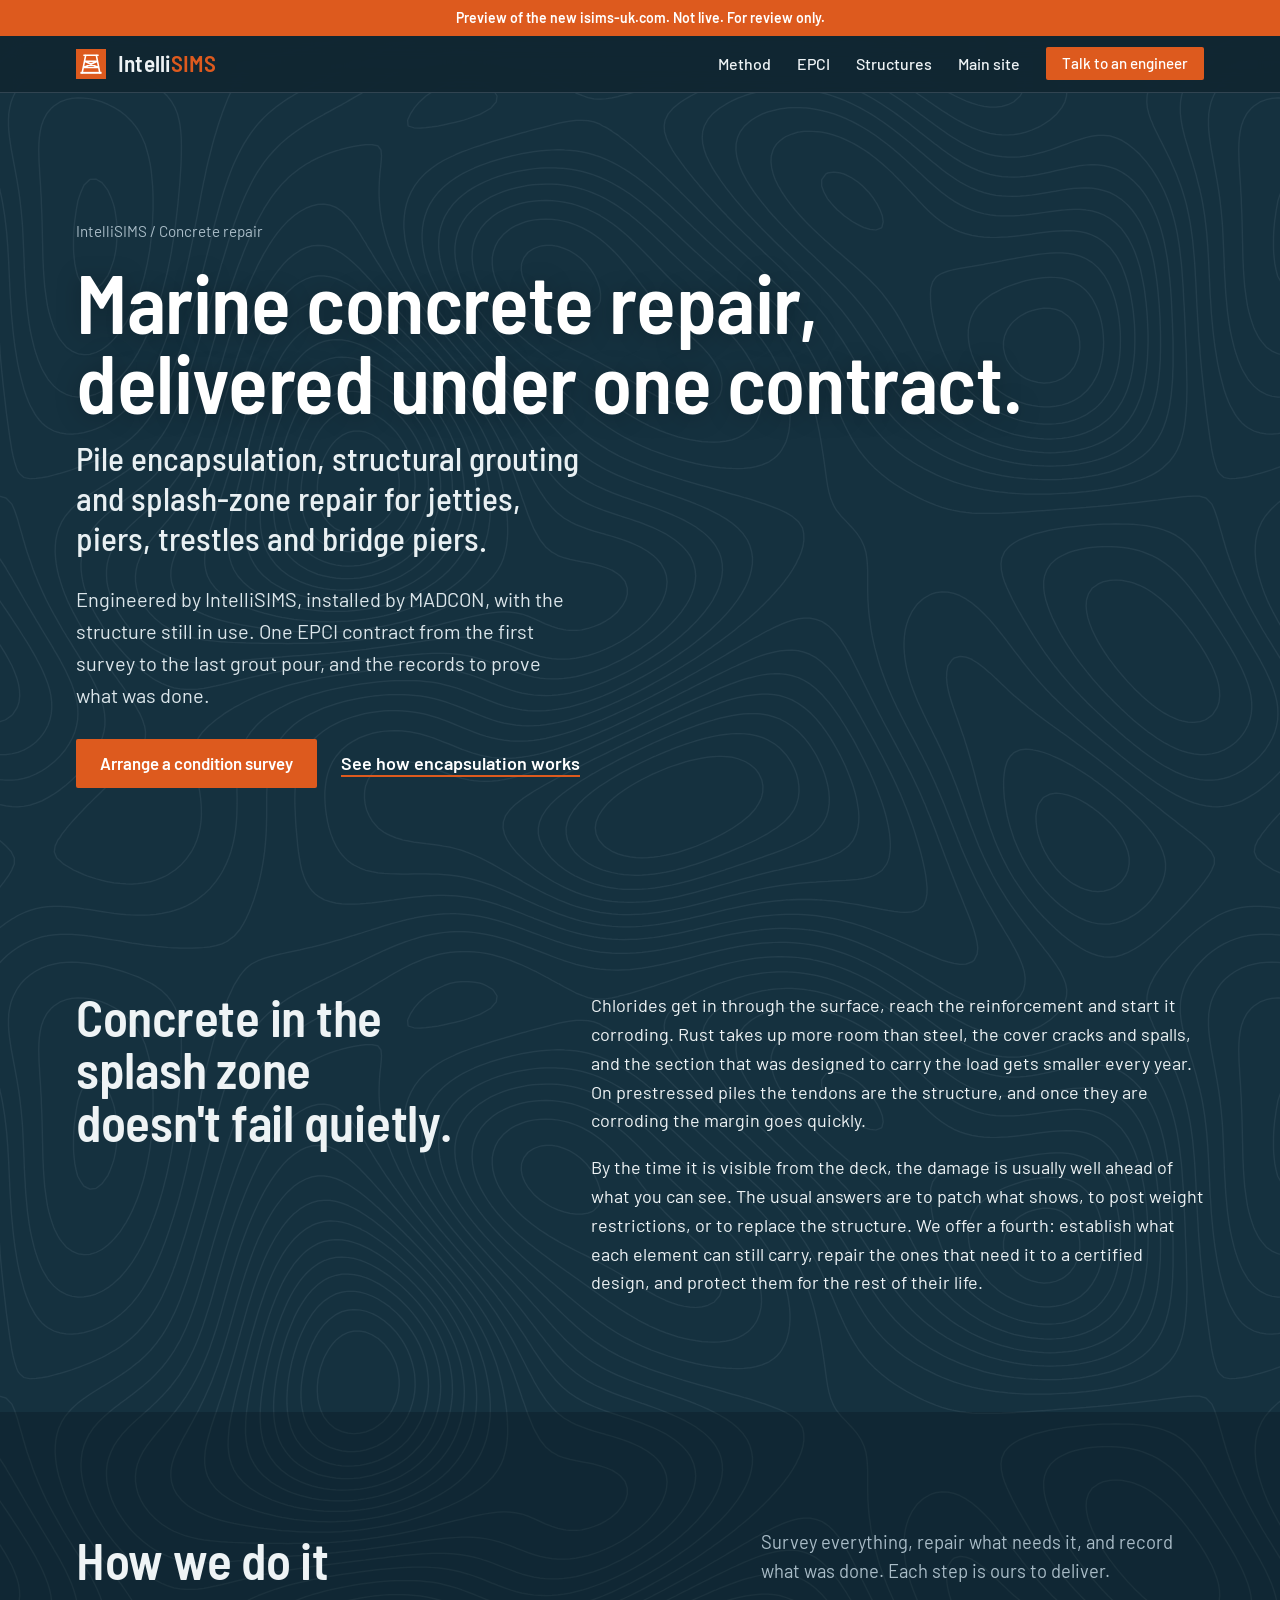
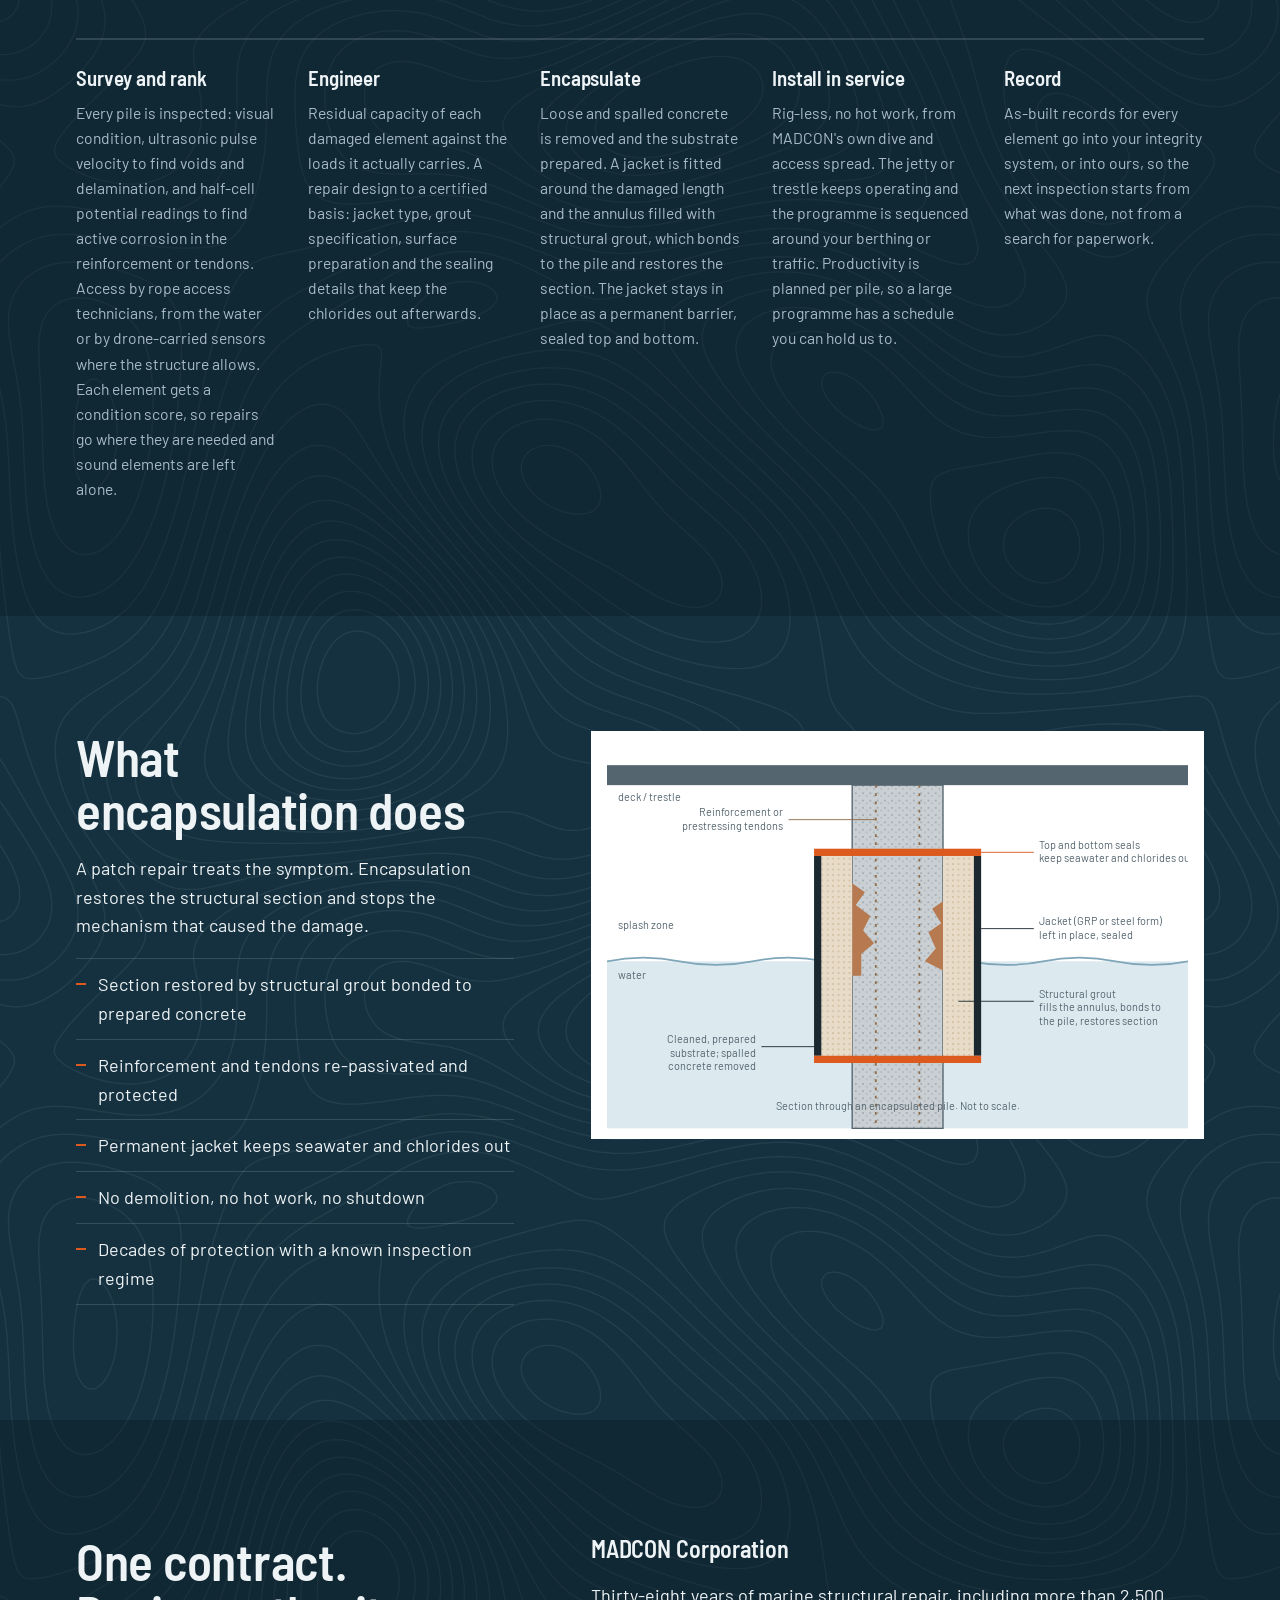
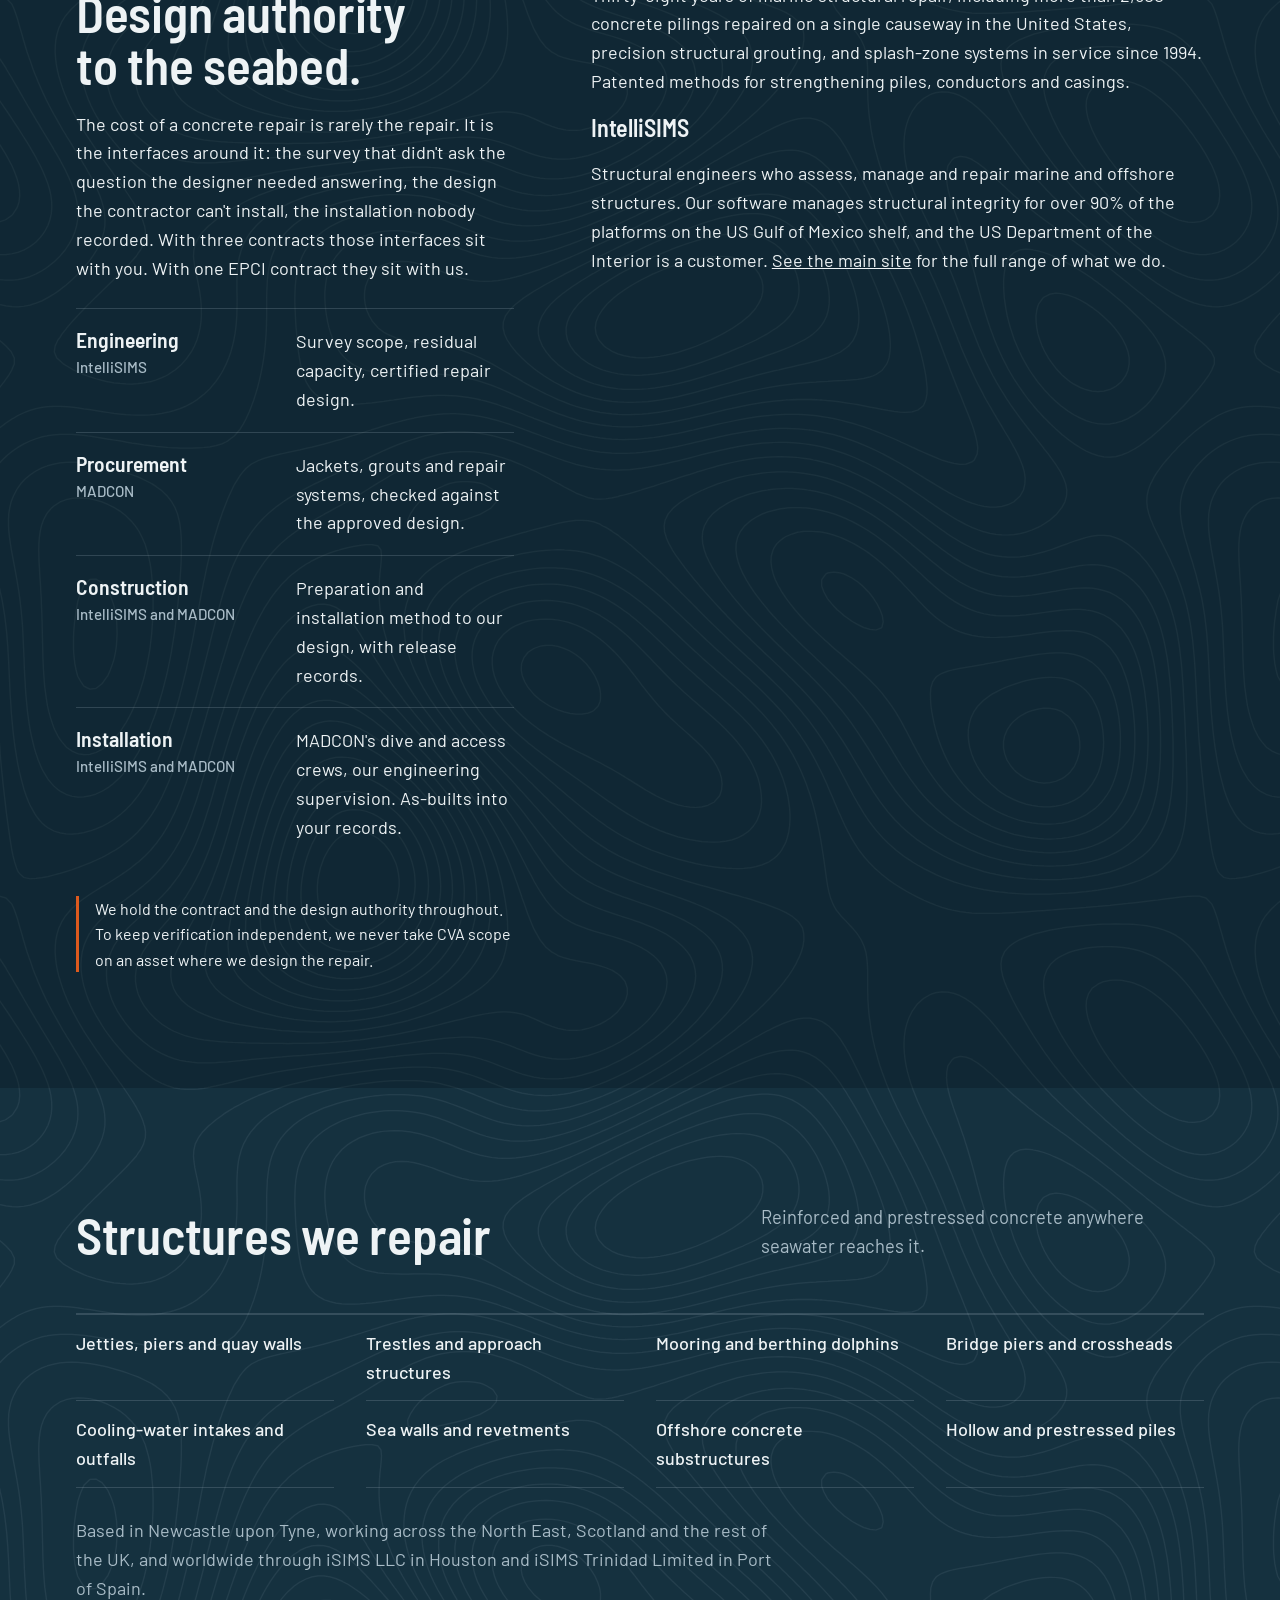
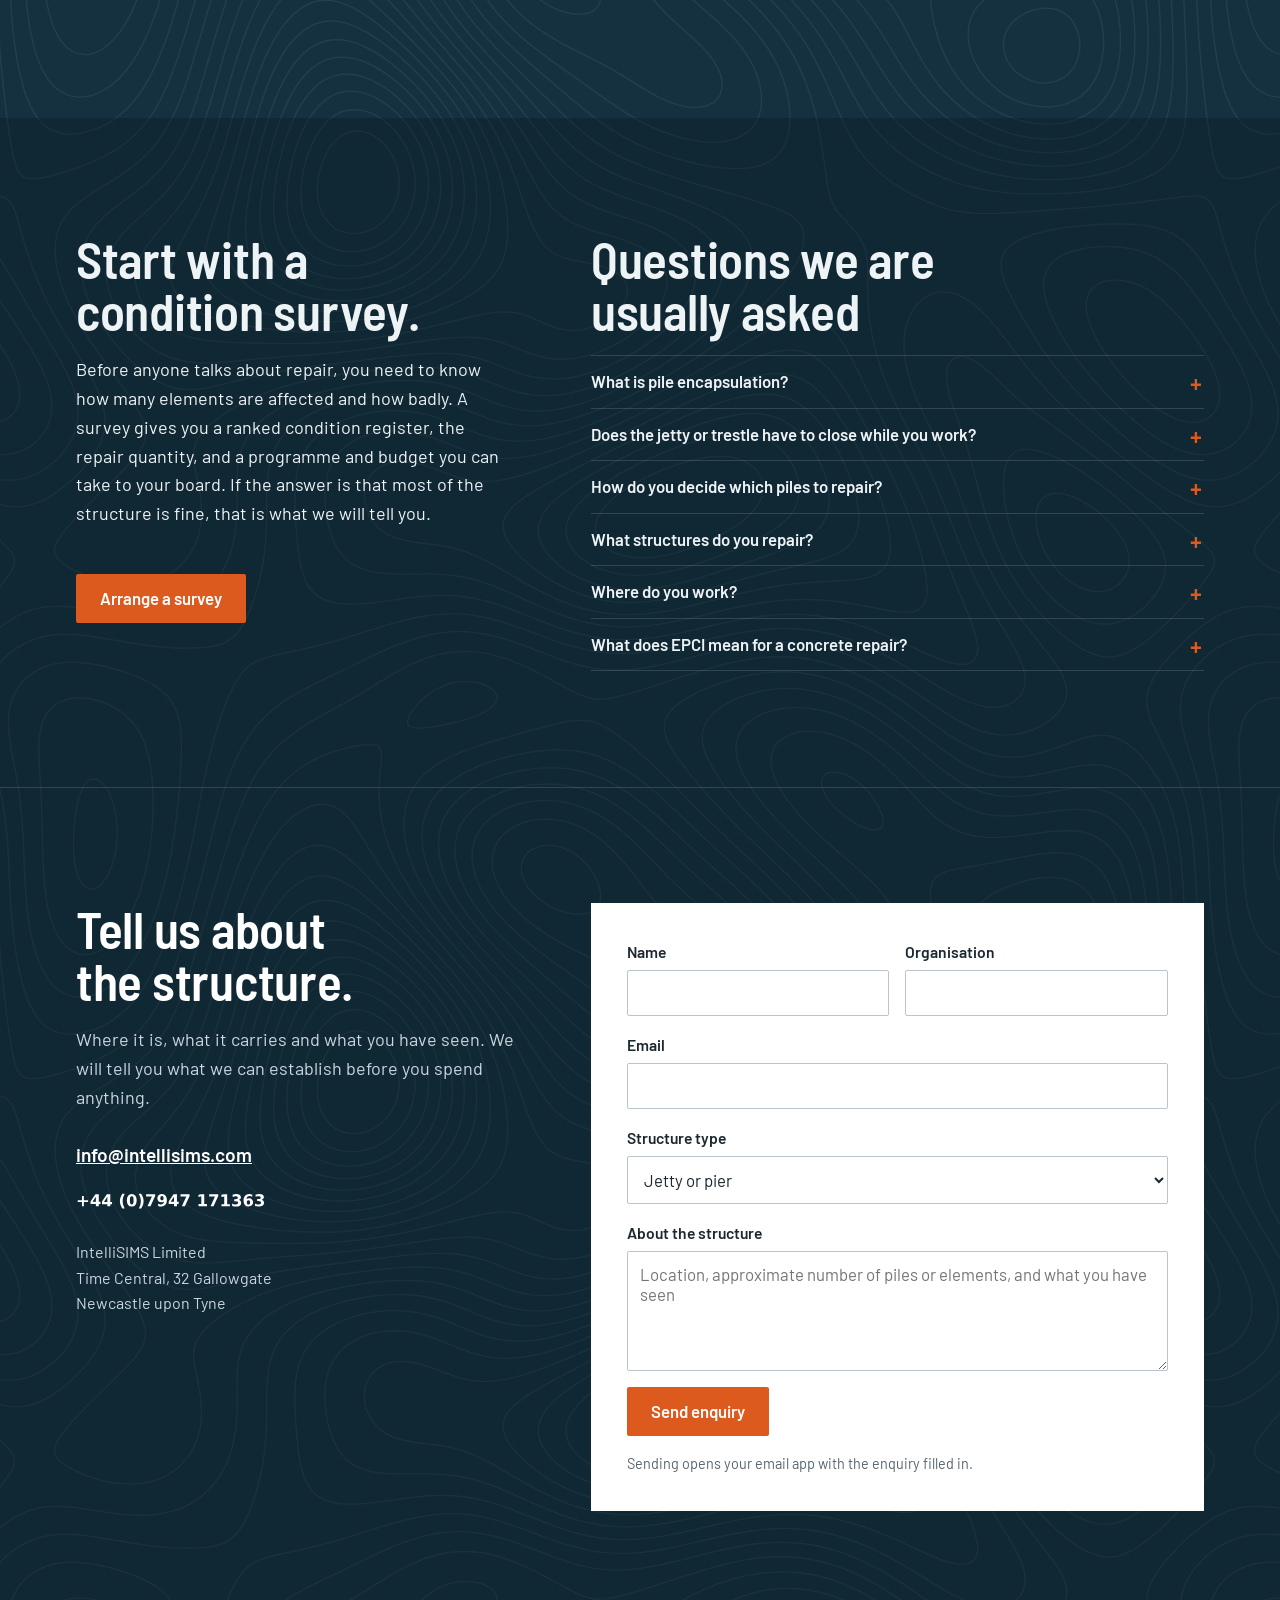
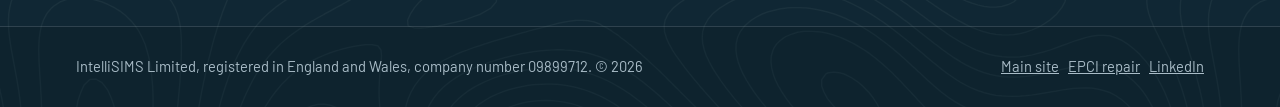
<file: concrete-repair/index.html>
<!doctype html>
<html lang="en-GB"><head><meta charset="utf-8"><meta name="viewport" content="width=device-width, initial-scale=1, viewport-fit=cover">
<title>PREVIEW: Marine Concrete Repair & Pile Encapsulation | EPCI with MADCON | IntelliSIMS</title>
<meta name="description" content="Commercial and marine concrete repair under one EPCI contract: pile encapsulation, structural grouting and splash-zone repair for jetties, piers, trestles and bridge piers, engineered by IntelliSIMS and installed by MADCON with the structure in use.">
<link rel="canonical" href="https://isims-uk.com/concrete-repair/">
<meta name="theme-color" content="#15313F">
<meta property="og:type" content="website"><meta property="og:site_name" content="IntelliSIMS"><meta property="og:locale" content="en_GB">
<meta property="og:title" content="Marine Concrete Repair & Pile Encapsulation | EPCI with MADCON | IntelliSIMS"><meta property="og:description" content="Commercial and marine concrete repair under one EPCI contract: pile encapsulation, structural grouting and splash-zone repair for jetties, piers, trestles and bridge piers, engineered by IntelliSIMS and installed by MADCON with the structure in use.">
<meta property="og:url" content="https://isims-uk.com/concrete-repair/"><meta property="og:image" content="https://isims-uk.com/og.png"><meta name="twitter:card" content="summary_large_image">
<link rel="icon" href="../favicon.svg" type="image/svg+xml">
<link rel="preconnect" href="https://fonts.googleapis.com"><link rel="preconnect" href="https://fonts.gstatic.com" crossorigin>
<link rel="stylesheet" href="https://fonts.googleapis.com/css2?family=Barlow:wght@400;500;600&family=Barlow+Condensed:wght@700&family=Barlow+Semi+Condensed:wght@500;600&display=swap">
<link rel="stylesheet" href="../style.css">
<link rel="stylesheet" href="../concrete.css">
<script type="application/ld+json">{"@context": "https://schema.org", "@type": "Service", "name": "Marine and commercial concrete repair", "serviceType": "Concrete repair", "description": "Commercial and marine concrete repair under one EPCI contract: pile encapsulation, structural grouting and splash-zone repair for jetties, piers, trestles and bridge piers, engineered by IntelliSIMS and installed by MADCON with the structure in use.", "url": "https://isims-uk.com/concrete-repair/", "provider": {"@type": "Organization", "@id": "https://isims-uk.com/#org", "name": "IntelliSIMS Limited"}, "areaServed": ["GB", "Worldwide"], "hasOfferCatalog": {"@type": "OfferCatalog", "name": "Concrete repair services", "itemListElement": [{"@type": "Offer", "itemOffered": {"@type": "Service", "name": "Pile encapsulation"}}, {"@type": "Offer", "itemOffered": {"@type": "Service", "name": "Structural grouting"}}, {"@type": "Offer", "itemOffered": {"@type": "Service", "name": "Splash-zone concrete repair"}}, {"@type": "Offer", "itemOffered": {"@type": "Service", "name": "Pile condition survey (UPV and half-cell potential)"}}, {"@type": "Offer", "itemOffered": {"@type": "Service", "name": "Jetty and pier repair"}}, {"@type": "Offer", "itemOffered": {"@type": "Service", "name": "Bridge pier repair"}}]}}</script><script type="application/ld+json">{"@context": "https://schema.org", "@type": "FAQPage", "mainEntity": [{"@type": "Question", "name": "What is pile encapsulation?", "acceptedAnswer": {"@type": "Answer", "text": "A jacket is fitted around the damaged length of a concrete pile and the gap between jacket and pile is filled with structural grout. The grout bonds to the prepared concrete, restores the lost section and protects the reinforcement; the sealed jacket keeps seawater and chlorides out for the rest of the structure's life."}}, {"@type": "Question", "name": "Does the jetty or trestle have to close while you work?", "acceptedAnswer": {"@type": "Answer", "text": "No. The method is rig-less, needs no hot work and is installed from the water or by rope access while the structure stays in service. Work is sequenced around your operations."}}, {"@type": "Question", "name": "How do you decide which piles to repair?", "acceptedAnswer": {"@type": "Answer", "text": "We survey every pile first, using visual inspection, ultrasonic pulse velocity to find voids, and half-cell potential readings to find active reinforcement corrosion. Each pile is then ranked by condition, so the worst are repaired first and sound piles are left alone."}}, {"@type": "Question", "name": "What structures do you repair?", "acceptedAnswer": {"@type": "Answer", "text": "Jetties, piers, trestles, dolphins, bridge piers, cooling-water intakes and outfalls, sea walls, offshore concrete structures and any reinforced or prestressed concrete in a marine or splash-zone environment."}}, {"@type": "Question", "name": "Where do you work?", "acceptedAnswer": {"@type": "Answer", "text": "From Newcastle upon Tyne across the UK, and worldwide with iSIMS LLC in Houston and iSIMS Trinidad Limited. MADCON's crews have repaired more than 2,500 concrete pilings on a single causeway in the United States and have worked on marine structures for 38 years."}}, {"@type": "Question", "name": "What does EPCI mean for a concrete repair?", "acceptedAnswer": {"@type": "Answer", "text": "One contract covers engineering, procurement, construction and installation. We hold the design authority throughout, MADCON delivers the materials and the offshore work, and the interfaces between survey, design and installation sit with us rather than with you."}}]}</script><script type="application/ld+json">{"@context": "https://schema.org", "@type": "BreadcrumbList", "itemListElement": [{"@type": "ListItem", "position": 1, "name": "IntelliSIMS", "item": "https://isims-uk.com/"}, {"@type": "ListItem", "position": 2, "name": "Concrete repair", "item": "https://isims-uk.com/concrete-repair/"}]}</script>
<meta name="robots" content="noindex, nofollow"></head><body><div style="background:#DD5A1E;color:#fff;text-align:center;font:600 14px/1.4 Barlow,Arial,sans-serif;padding:8px 16px">Preview of the new isims-uk.com. Not live. For review only.</div>
<a class="skip" href="#main">Skip to content</a>
<header class="head"><div class="wrap">
<a class="brand" href="../" aria-label="IntelliSIMS home"><svg viewBox="0 0 34 34" aria-hidden="true"><rect width="34" height="34" fill="#DD5A1E"/><path d="M9 7h16M11 7 7 27M23 7l4 20M9.8 14h14.4M8.6 21h16.8M9.8 14l15.6 7M24.2 14 8.6 21" stroke="#fff" stroke-width="1.8" fill="none" stroke-linecap="round"/><path d="M5 27h24" stroke="#fff" stroke-width="2.2"/></svg><b>Intelli<span>SIMS</span></b></a>
<nav class="nav" aria-label="Main">
<a href="#method">Method</a><a href="#epci">EPCI</a><a href="#structures">Structures</a><a href="../">Main site</a>
<a class="btn" href="#contact">Talk to an engineer</a></nav>
</div></header>

<main id="main">
<section class="hero full cr-hero" id="top">
<div class="wrap hero-inner">
<p class="crumb"><a href="../">IntelliSIMS</a> / Concrete repair</p>
<h1>Marine concrete repair, delivered under one contract.</h1>
<p class="hero-sub">Pile encapsulation, structural grouting and splash-zone repair for jetties, piers, trestles and bridge piers.</p>
<p class="hero-lede">Engineered by IntelliSIMS, installed by MADCON, with the structure still in use. One EPCI contract from the first survey to the last grout pour, and the records to prove what was done.</p>
<div class="hero-actions"><a class="btn" href="#contact">Arrange a condition survey</a><a class="textlink" href="#method">See how encapsulation works</a></div>
</div>
</section>

<section class="sec" id="problem"><div class="wrap split">
<h2>Concrete in the splash zone doesn't fail quietly.</h2>
<div class="copy">
<p>Chlorides get in through the surface, reach the reinforcement and start it corroding. Rust takes up more room than steel, the cover cracks and spalls, and the section that was designed to carry the load gets smaller every year. On prestressed piles the tendons are the structure, and once they are corroding the margin goes quickly.</p>
<p>By the time it is visible from the deck, the damage is usually well ahead of what you can see. The usual answers are to patch what shows, to post weight restrictions, or to replace the structure. We offer a fourth: establish what each element can still carry, repair the ones that need it to a certified design, and protect them for the rest of their life.</p>
</div></div></section>

<section class="sec mist" id="method"><div class="wrap">
<div class="sec-head"><h2>How we do it</h2><p>Survey everything, repair what needs it, and record what was done. Each step is ours to deliver.</p></div>
<div class="steps">
<div><h3>Survey and rank</h3><p>Every pile is inspected: visual condition, ultrasonic pulse velocity to find voids and delamination, and half-cell potential readings to find active corrosion in the reinforcement or tendons. Access by rope access technicians, from the water or by drone-carried sensors where the structure allows. Each element gets a condition score, so repairs go where they are needed and sound elements are left alone.</p></div>
<div><h3>Engineer</h3><p>Residual capacity of each damaged element against the loads it actually carries. A repair design to a certified basis: jacket type, grout specification, surface preparation and the sealing details that keep the chlorides out afterwards.</p></div>
<div><h3>Encapsulate</h3><p>Loose and spalled concrete is removed and the substrate prepared. A jacket is fitted around the damaged length and the annulus filled with structural grout, which bonds to the pile and restores the section. The jacket stays in place as a permanent barrier, sealed top and bottom.</p></div>
<div><h3>Install in service</h3><p>Rig-less, no hot work, from MADCON's own dive and access spread. The jetty or trestle keeps operating and the programme is sequenced around your berthing or traffic. Productivity is planned per pile, so a large programme has a schedule you can hold us to.</p></div>
<div><h3>Record</h3><p>As-built records for every element go into your integrity system, or into ours, so the next inspection starts from what was done, not from a search for paperwork.</p></div>
</div>
</div></section>

<section class="sec" id="encapsulation"><div class="wrap split">
<div class="copy">
<h2>What encapsulation does</h2>
<p>A patch repair treats the symptom. Encapsulation restores the structural section and stops the mechanism that caused the damage.</p>
<ul class="plain">
<li>Section restored by structural grout bonded to prepared concrete</li>
<li>Reinforcement and tendons re-passivated and protected</li>
<li>Permanent jacket keeps seawater and chlorides out</li>
<li>No demolition, no hot work, no shutdown</li>
<li>Decades of protection with a known inspection regime</li>
</ul>
</div>
<figure class="fig"><div class="fig-scroll"><svg viewBox="0 0 640 420" role="img" aria-label="Section through an encapsulated concrete pile: a jacket around the damaged length, filled with structural grout and sealed top and bottom">
<defs><pattern id="conc" width="8" height="8" patternUnits="userSpaceOnUse"><rect width="8" height="8" fill="#C9CFD2"/><circle cx="2" cy="3" r="1" fill="#9AA5AB"/><circle cx="6" cy="6" r=".8" fill="#9AA5AB"/></pattern>
<pattern id="grout" width="6" height="6" patternUnits="userSpaceOnUse"><rect width="6" height="6" fill="#E8DCC8"/><circle cx="3" cy="3" r=".9" fill="#C8B596"/></pattern></defs>
<rect x="0" y="0" width="640" height="420" fill="#fff"/>
<rect x="0" y="236" width="640" height="184" fill="#DCE9EF"/>
<path d="M0 236 q40 -8 80 0 t80 0 t80 0 t80 0 t80 0 t80 0 t80 0 t80 0" fill="none" stroke="#7FA6B8" stroke-width="2"/>
<text x="12" y="256" font-size="11" fill="#4F6B78">water</text>
<text x="12" y="200" font-size="11" fill="#4F6B78">splash zone</text>
<text x="12" y="60" font-size="11" fill="#4F6B78">deck / trestle</text>
<rect x="0" y="20" width="640" height="22" fill="#55656F"/>
<!-- existing pile -->
<rect x="270" y="42" width="100" height="378" fill="url(#conc)" stroke="#55656F" stroke-width="1.5"/>
<!-- damage -->
<path d="M270 150 l14 10 l-10 14 l16 12 l-8 16 l12 14 l-14 12 v24 h-10z" fill="#B7794F"/>
<path d="M370 170 l-12 8 l10 16 l-14 10 l8 18 l-12 14 l20 10 v-76z" fill="#B7794F"/>
<line x1="296" y1="42" x2="296" y2="420" stroke="#8E6B4A" stroke-width="2" stroke-dasharray="3 6"/>
<line x1="344" y1="42" x2="344" y2="420" stroke="#8E6B4A" stroke-width="2" stroke-dasharray="3 6"/>
<!-- grout annulus and jacket -->
<rect x="236" y="120" width="34" height="220" fill="url(#grout)"/>
<rect x="370" y="120" width="34" height="220" fill="url(#grout)"/>
<rect x="228" y="120" width="8" height="220" fill="#1C2830"/>
<rect x="404" y="120" width="8" height="220" fill="#1C2830"/>
<rect x="228" y="112" width="184" height="8" fill="#DD5A1E"/>
<rect x="228" y="340" width="184" height="8" fill="#DD5A1E"/>
<!-- callouts -->
<g font-size="12" fill="#1C2830" font-family="Barlow,Arial,sans-serif">
<line x1="412" y1="200" x2="470" y2="200" stroke="#1C2830"/><text x="476" y="196">Jacket (GRP or steel form)</text><text x="476" y="211" fill="#55656F">left in place, sealed</text>
<line x1="387" y1="280" x2="470" y2="280" stroke="#1C2830"/><text x="476" y="276">Structural grout</text><text x="476" y="291" fill="#55656F">fills the annulus, bonds to</text><text x="476" y="306" fill="#55656F">the pile, restores section</text>
<line x1="412" y1="116" x2="470" y2="116" stroke="#DD5A1E"/><text x="476" y="112" fill="#B4461A">Top and bottom seals</text><text x="476" y="127" fill="#55656F">keep seawater and chlorides out</text>
<line x1="228" y1="330" x2="170" y2="330" stroke="#1C2830"/><text x="164" y="326" text-anchor="end">Cleaned, prepared</text><text x="164" y="341" text-anchor="end" fill="#55656F">substrate; spalled</text><text x="164" y="356" text-anchor="end" fill="#55656F">concrete removed</text>
<line x1="296" y1="80" x2="200" y2="80" stroke="#8E6B4A"/><text x="194" y="76" text-anchor="end">Reinforcement or</text><text x="194" y="91" text-anchor="end">prestressing tendons</text>
<text x="320" y="400" text-anchor="middle" fill="#55656F">Section through an encapsulated pile. Not to scale.</text>
</g></svg></div></figure>
</div></section>

<section class="sec mist" id="epci"><div class="wrap split">
<div class="copy">
<h2>One contract. Design authority to the seabed.</h2>
<p>The cost of a concrete repair is rarely the repair. It is the interfaces around it: the survey that didn't ask the question the designer needed answering, the design the contractor can't install, the installation nobody recorded. With three contracts those interfaces sit with you. With one EPCI contract they sit with us.</p>
<dl class="epci">
<div><dt>Engineering<small>IntelliSIMS</small></dt><dd>Survey scope, residual capacity, certified repair design.</dd></div>
<div><dt>Procurement<small>MADCON</small></dt><dd>Jackets, grouts and repair systems, checked against the approved design.</dd></div>
<div><dt>Construction<small>IntelliSIMS and MADCON</small></dt><dd>Preparation and installation method to our design, with release records.</dd></div>
<div><dt>Installation<small>IntelliSIMS and MADCON</small></dt><dd>MADCON's dive and access crews, our engineering supervision. As-builts into your records.</dd></div>
</dl>
<p class="independence">We hold the contract and the design authority throughout. To keep verification independent, we never take CVA scope on an asset where we design the repair.</p>
</div>
<div class="copy">
<h3>MADCON Corporation</h3>
<p>Thirty-eight years of marine structural repair, including more than 2,500 concrete pilings repaired on a single causeway in the United States, precision structural grouting, and splash-zone systems in service since 1994. Patented methods for strengthening piles, conductors and casings.</p>
<h3>IntelliSIMS</h3>
<p>Structural engineers who assess, manage and repair marine and offshore structures. Our software manages structural integrity for over 90% of the platforms on the US Gulf of Mexico shelf, and the US Department of the Interior is a customer. <a href="../">See the main site</a> for the full range of what we do.</p>
</div></div></section>

<section class="sec" id="structures"><div class="wrap">
<div class="sec-head"><h2>Structures we repair</h2><p>Reinforced and prestressed concrete anywhere seawater reaches it.</p></div>
<ul class="grid-list">
<li>Jetties, piers and quay walls</li><li>Trestles and approach structures</li><li>Mooring and berthing dolphins</li><li>Bridge piers and crossheads</li><li>Cooling-water intakes and outfalls</li><li>Sea walls and revetments</li><li>Offshore concrete substructures</li><li>Hollow and prestressed piles</li></ul>
<p class="where">Based in Newcastle upon Tyne, working across the North East, Scotland and the rest of the UK, and worldwide through iSIMS LLC in Houston and iSIMS Trinidad Limited in Port of Spain.</p>
</div></section>

<section class="sec mist" id="start"><div class="wrap split">
<div class="copy"><h2>Start with a condition survey.</h2>
<p>Before anyone talks about repair, you need to know how many elements are affected and how badly. A survey gives you a ranked condition register, the repair quantity, and a programme and budget you can take to your board. If the answer is that most of the structure is fine, that is what we will tell you.</p>
<div class="hero-actions"><a class="btn" href="#contact">Arrange a survey</a></div></div>
<div class="copy"><h2>Questions we are usually asked</h2><div class="faq"><details><summary>What is pile encapsulation?</summary><p>A jacket is fitted around the damaged length of a concrete pile and the gap between jacket and pile is filled with structural grout. The grout bonds to the prepared concrete, restores the lost section and protects the reinforcement; the sealed jacket keeps seawater and chlorides out for the rest of the structure's life.</p></details><details><summary>Does the jetty or trestle have to close while you work?</summary><p>No. The method is rig-less, needs no hot work and is installed from the water or by rope access while the structure stays in service. Work is sequenced around your operations.</p></details><details><summary>How do you decide which piles to repair?</summary><p>We survey every pile first, using visual inspection, ultrasonic pulse velocity to find voids, and half-cell potential readings to find active reinforcement corrosion. Each pile is then ranked by condition, so the worst are repaired first and sound piles are left alone.</p></details><details><summary>What structures do you repair?</summary><p>Jetties, piers, trestles, dolphins, bridge piers, cooling-water intakes and outfalls, sea walls, offshore concrete structures and any reinforced or prestressed concrete in a marine or splash-zone environment.</p></details><details><summary>Where do you work?</summary><p>From Newcastle upon Tyne across the UK, and worldwide with iSIMS LLC in Houston and iSIMS Trinidad Limited. MADCON's crews have repaired more than 2,500 concrete pilings on a single causeway in the United States and have worked on marine structures for 38 years.</p></details><details><summary>What does EPCI mean for a concrete repair?</summary><p>One contract covers engineering, procurement, construction and installation. We hold the design authority throughout, MADCON delivers the materials and the offshore work, and the interfaces between survey, design and installation sit with us rather than with you.</p></details></div></div>
</div></section>

<section class="sec contact" id="contact"><div class="wrap split">
<div class="copy">
<h2>Tell us about the structure.</h2>
<p>Where it is, what it carries and what you have seen. We will tell you what we can establish before you spend anything.</p>
<div class="direct"><a href="mailto:info@intellisims.com">info@intellisims.com</a><span class="tel"><svg class="tel-img" viewBox="0 0 23539 2384" aria-hidden="true" focusable="false" style="height:1em;width:auto;vertical-align:-0.18em;fill:currentColor"><path d="M7804 2168.851022670601Q7932 1930.8510226706014 7996.0 1703.8510226706014Q8060 1476.8510226706014 8060 1255.8510226706014Q8060 1034.8510226706014 7996.0 808.3510226706014Q7932 581.8510226706014 7804 344.8510226706014H8101Q8253 589.8510226706014 8326.5 814.3510226706014Q8400 1038.8510226706014 8400 1257.8510226706014Q8400 1476.8510226706014 8327.0 1699.3510226706014Q8254 1921.8510226706014 8101 2168.851022670601Z"/><path d="M7157 1153.574112068907Q7157 873.574112068907 7104.5 759.074112068907Q7052 644.574112068907 6928 644.574112068907Q6804 644.574112068907 6751.0 759.074112068907Q6698 873.574112068907 6698 1153.574112068907Q6698 1436.574112068907 6751.0 1552.574112068907Q6804 1668.574112068907 6928 1668.574112068907Q7051 1668.574112068907 7104.0 1552.574112068907Q7157 1436.574112068907 7157 1153.574112068907ZM7542 1156.574112068907Q7542 1527.574112068907 7382.0 1729.074112068907Q7222 1930.574112068907 6928 1930.574112068907Q6633 1930.574112068907 6473.0 1729.074112068907Q6313 1527.574112068907 6313 1156.574112068907Q6313 784.574112068907 6473.0 583.074112068907Q6633 381.57411206890697 6928 381.57411206890697Q7222 381.57411206890697 7382.0 583.074112068907Q7542 784.574112068907 7542 1156.574112068907Z"/><path d="M18079 1633.7923070262802H18419V668.7923070262802L18070 740.7923070262802V478.79230702628024L18417 406.79230702628024H18783V1633.7923070262802H19123V1899.7923070262802H18079Z"/><path d="M20218 1101.2296339947527Q20369 1140.2296339947527 20447.5 1236.7296339947527Q20526 1333.2296339947527 20526 1482.2296339947527Q20526 1704.2296339947527 20356.0 1819.7296339947527Q20186 1935.2296339947527 19860 1935.2296339947527Q19745 1935.2296339947527 19629.5 1916.7296339947527Q19514 1898.2296339947527 19401 1861.2296339947527V1564.2296339947527Q19509 1618.2296339947527 19615.5 1645.7296339947527Q19722 1673.2296339947527 19825 1673.2296339947527Q19978 1673.2296339947527 20059.5 1620.2296339947527Q20141 1567.2296339947527 20141 1468.2296339947527Q20141 1366.2296339947527 20057.5 1313.7296339947527Q19974 1261.2296339947527 19811 1261.2296339947527H19657V1013.2296339947527H19819Q19964 1013.2296339947527 20035.0 967.7296339947527Q20106 922.2296339947527 20106 829.2296339947527Q20106 743.2296339947527 20037.0 696.2296339947527Q19968 649.2296339947527 19842 649.2296339947527Q19749 649.2296339947527 19654.0 670.2296339947527Q19559 691.2296339947527 19465 732.2296339947527V450.2296339947527Q19579 418.2296339947527 19691.0 402.2296339947527Q19803 386.2296339947527 19911 386.2296339947527Q20202 386.2296339947527 20346.5 481.7296339947527Q20491 577.2296339947527 20491 769.2296339947527Q20491 900.2296339947527 20422.0 983.7296339947527Q20353 1067.2296339947527 20218 1101.2296339947527Z"/><path d="M23068 1091.5718234337123Q23219 1130.5718234337123 23297.5 1227.0718234337123Q23376 1323.5718234337123 23376 1472.5718234337123Q23376 1694.5718234337123 23206.0 1810.0718234337123Q23036 1925.5718234337123 22710 1925.5718234337123Q22595 1925.5718234337123 22479.5 1907.0718234337123Q22364 1888.5718234337123 22251 1851.5718234337123V1554.5718234337123Q22359 1608.5718234337123 22465.5 1636.0718234337123Q22572 1663.5718234337123 22675 1663.5718234337123Q22828 1663.5718234337123 22909.5 1610.5718234337123Q22991 1557.5718234337123 22991 1458.5718234337123Q22991 1356.5718234337123 22907.5 1304.0718234337123Q22824 1251.5718234337123 22661 1251.5718234337123H22507V1003.5718234337123H22669Q22814 1003.5718234337123 22885.0 958.0718234337123Q22956 912.5718234337123 22956 819.5718234337123Q22956 733.5718234337123 22887.0 686.5718234337123Q22818 639.5718234337123 22692 639.5718234337123Q22599 639.5718234337123 22504.0 660.5718234337123Q22409 681.5718234337123 22315 722.5718234337123V440.5718234337123Q22429 408.5718234337123 22541.0 392.5718234337123Q22653 376.5718234337123 22761 376.5718234337123Q23052 376.5718234337123 23196.5 472.0718234337123Q23341 567.5718234337123 23341 759.5718234337123Q23341 890.5718234337123 23272.0 974.0718234337123Q23203 1057.5718234337123 23068 1091.5718234337123Z"/><path d="M15229 1628.117686777194H15569V663.117686777194L15220 735.117686777194V473.11768677719397L15567 401.11768677719397H15933V1628.117686777194H16273V1894.117686777194H15229Z"/><path d="M10206 1868.1189717310308V1592.1189717310308Q10298 1635.1189717310308 10382.0 1656.6189717310308Q10466 1678.1189717310308 10548 1678.1189717310308Q10720 1678.1189717310308 10816.0 1582.6189717310308Q10912 1487.1189717310308 10929 1299.1189717310308Q10861 1349.1189717310308 10784.0 1374.1189717310308Q10707 1399.1189717310308 10617 1399.1189717310308Q10388 1399.1189717310308 10247.5 1265.6189717310308Q10107 1132.1189717310308 10107 914.1189717310308Q10107 673.1189717310308 10263.5 528.1189717310308Q10420 383.1189717310308 10683 383.1189717310308Q10975 383.1189717310308 11135.0 580.1189717310308Q11295 777.1189717310308 11295 1137.1189717310308Q11295 1507.1189717310308 11108.0 1718.6189717310308Q10921 1930.1189717310308 10595 1930.1189717310308Q10490 1930.1189717310308 10394.0 1914.6189717310308Q10298 1899.1189717310308 10206 1868.1189717310308ZM10681 1149.1189717310308Q10782 1149.1189717310308 10833.0 1083.6189717310308Q10884 1018.1189717310308 10884 887.1189717310308Q10884 757.1189717310308 10833.0 691.1189717310308Q10782 625.1189717310308 10681 625.1189717310308Q10580 625.1189717310308 10529.0 691.1189717310308Q10478 757.1189717310308 10478 887.1189717310308Q10478 1018.1189717310308 10529.0 1083.6189717310308Q10580 1149.1189717310308 10681 1149.1189717310308Z"/><path d="M3895 727.4149515686377 3473 1352.4149515686377H3895ZM3831 410.41495156863766H4259V1352.4149515686377H4472V1631.4149515686377H4259V1903.4149515686377H3895V1631.4149515686377H3233V1301.4149515686377Z"/><path d="M12180 717.5999305350717 11758 1342.5999305350717H12180ZM12116 400.59993053507173H12544V1342.5999305350717H12757V1621.5999305350717H12544V1893.5999305350717H12180V1621.5999305350717H11518V1291.5999305350717Z"/><path d="M16551 401.45140821350174H17676V618.4514082135017L17094 1894.4514082135017H16719L17270 684.4514082135017H16551Z"/><path d="M6051 2164.1589805866806H5754Q5601 1917.1589805866806 5528.0 1694.6589805866806Q5455 1472.1589805866806 5455 1253.1589805866806Q5455 1034.1589805866806 5528.5 809.6589805866806Q5602 585.1589805866806 5754 340.1589805866806H6051Q5923 577.1589805866806 5859.0 803.6589805866806Q5795 1030.1589805866806 5795 1251.1589805866806Q5795 1472.1589805866806 5858.5 1699.1589805866806Q5922 1926.1589805866806 6051 2164.1589805866806Z"/><path d="M977 614.1813242373305V1138.1813242373305H1499V1374.1813242373305H977V1898.1813242373305H739V1374.1813242373305H217V1138.1813242373305H739V614.1813242373305Z"/><path d="M8713 400.9279827963953H9838V617.9279827963953L9256 1893.9279827963953H8881L9432 683.9279827963953H8713Z"/><path d="M21430 1157.9808313783944Q21329 1157.9808313783944 21278.5 1223.4808313783944Q21228 1288.9808313783944 21228 1419.9808313783944Q21228 1550.9808313783944 21278.5 1616.4808313783944Q21329 1681.9808313783944 21430 1681.9808313783944Q21532 1681.9808313783944 21582.5 1616.4808313783944Q21633 1550.9808313783944 21633 1419.9808313783944Q21633 1288.9808313783944 21582.5 1223.4808313783944Q21532 1157.9808313783944 21430 1157.9808313783944ZM21906 440.98083137839444V716.9808313783944Q21811 671.9808313783944 21727.0 650.4808313783944Q21643 628.9808313783944 21563 628.9808313783944Q21391 628.9808313783944 21295.0 724.4808313783944Q21199 819.9808313783944 21183 1007.9808313783944Q21249 958.9808313783944 21326.0 934.4808313783944Q21403 909.9808313783944 21494 909.9808313783944Q21723 909.9808313783944 21863.5 1043.9808313783944Q22004 1177.9808313783944 22004 1394.9808313783944Q22004 1634.9808313783944 21847.0 1779.4808313783944Q21690 1923.9808313783944 21426 1923.9808313783944Q21135 1923.9808313783944 20975.5 1727.4808313783944Q20816 1530.9808313783944 20816 1169.9808313783944Q20816 799.9808313783944 21002.5 588.4808313783944Q21189 376.98083137839444 21514 376.98083137839444Q21617 376.98083137839444 21714.0 392.98083137839444Q21811 408.98083137839444 21906 440.98083137839444Z"/><path d="M12988 406.93833093859826H14113V623.9383309385983L13531 1899.9383309385983H13156L13707 689.9383309385983H12988Z"/><path d="M2470 719.413586782792 2048 1344.413586782792H2470ZM2406 402.413586782792H2834V1344.413586782792H3047V1623.413586782792H2834V1895.413586782792H2470V1623.413586782792H1808V1293.413586782792Z"/></svg></span></div>
<address>IntelliSIMS Limited<br>Time Central, 32 Gallowgate<br>Newcastle upon Tyne</address>
</div>
<form class="form" id="enquiry" novalidate>
<div class="two"><label for="f-name">Name<input id="f-name" name="name" required autocomplete="name"></label>
<label for="f-company">Organisation<input id="f-company" name="company" autocomplete="organization"></label></div>
<label for="f-email">Email<input id="f-email" name="email" type="email" required autocomplete="email"></label>
<label for="f-service">Structure type<select id="f-service" name="service"><option>Jetty or pier</option><option>Trestle</option><option>Bridge pier</option><option>Dolphin</option><option>Intake or outfall</option><option>Sea wall</option><option>Offshore concrete structure</option><option>Something else</option></select></label>
<label for="f-message">About the structure<textarea id="f-message" name="message" required placeholder="Location, approximate number of piles or elements, and what you have seen"></textarea></label>
<div><button class="btn" type="submit">Send enquiry</button></div>
<p class="form-status" id="form-status" hidden></p>
<p class="note">Sending opens your email app with the enquiry filled in.</p>
</form>
</div></section>
</main>

<footer class="foot"><div class="wrap">
<span>IntelliSIMS Limited, registered in England and Wales, company number 09899712. © 2026</span>
<span><a href="../">Main site</a>&nbsp;&nbsp;&nbsp;<a href="../#repair">EPCI repair</a>&nbsp;&nbsp;&nbsp;<a href="https://www.linkedin.com/in/isims-limited-uk-87b4002b7/" rel="noopener">LinkedIn</a></span>
</div></footer>
<script src="../site.js"></script>
</body></html>
</file>
<file: style.css>
/* IntelliSIMS, draft 2: industrial, photo-led, one bold colour field */
:root{
  --white:#FFFFFF;
  --ink:#EEF3F5;        /* page text on deep sea */
  --steel:#A9BCC7;      /* secondary text on deep sea */
  --dark:#1C2830;       /* text inside white panels */
  --dark-2:#55656F;     /* secondary text inside white panels */
  --paper:#15313F;      /* deep sea page ground, under seabed contours */
  --band:rgba(4,16,22,.28); /* alternate sections, contours still show through */
  --rule:rgba(214,230,238,.16);
  --orange:#DD5A1E;     /* the logo orange, used as a field, not a highlight */
  --sea:#15313F;        /* contact section */
  --sea-text:#C9D7DE;
  --head:"Barlow Semi Condensed","Arial Narrow",Arial,sans-serif;
  --shout:"Barlow Condensed","Arial Narrow",Arial,sans-serif;
  --body:"Barlow",Arial,sans-serif;
  --wrap:1240px; --gut:clamp(16px,4.5vw,56px);
  color-scheme:dark;
}
*,*::before,*::after{box-sizing:border-box}
html{scroll-behavior:smooth;-webkit-text-size-adjust:100%}
body{margin:0;background:var(--paper) url(contour-tile.svg) 0 0/1200px auto repeat;color:var(--ink);font:400 1.125rem/1.6 var(--body);-webkit-font-smoothing:antialiased}
img,svg{max-width:100%;height:auto;display:block}
a{color:inherit}
:focus-visible{outline:3px solid var(--orange);outline-offset:3px}
.wrap{max-width:var(--wrap);margin-inline:auto;padding-inline:var(--gut)}
.skip{position:absolute;left:-9999px}.skip:focus{left:16px;top:8px;background:var(--orange);color:#fff;padding:8px 12px;z-index:99}
h1,h2,h3{font-family:var(--head);font-weight:600;margin:0;text-wrap:balance;letter-spacing:-.005em}
h1{font-size:clamp(2.75rem,6.4vw,5.25rem);line-height:.98}
h2{font-size:clamp(2rem,4vw,3.25rem);line-height:1.02}
h3{font-size:1.5rem;line-height:1.15}
p{margin:0}

/* header */
.head{position:sticky;top:0;z-index:50;background:rgba(16,38,49,.94);-webkit-backdrop-filter:blur(10px);backdrop-filter:blur(10px);border-bottom:1px solid var(--rule);transition:transform .25s ease}
.head.hidden{transform:translateY(-100%)}
.head .wrap{display:flex;align-items:center;gap:28px;min-height:56px}
.brand{display:flex;align-items:center;gap:12px;text-decoration:none}
.brand svg{width:30px;height:30px}
.brand b{font:600 1.45rem/1 var(--head);letter-spacing:.01em}
.brand b span{color:var(--orange)}
.nav{margin-left:auto;display:flex;gap:26px;align-items:center}
.nav a{text-decoration:none;font-weight:500;font-size:1rem}
.nav a:hover{text-decoration:underline;text-underline-offset:6px;text-decoration-thickness:2px;text-decoration-color:var(--orange)}
.btn{display:inline-block;background:var(--orange);color:#fff;text-decoration:none;font:600 1.05rem/1 var(--body);padding:16px 24px;border:0;border-radius:2px;cursor:pointer}
.btn:hover{background:#C24D17}
.nav .btn{padding:9px 16px;font-size:.95rem;white-space:nowrap}
.nav .btn:hover{text-decoration:none}
.textlink{font-weight:600;text-decoration:underline;text-underline-offset:5px;text-decoration-thickness:2px;text-decoration-color:var(--orange)}
@media (max-width:900px){.nav a:not(.btn){display:none}}

/* hero: headline first, panorama under it */
.hero{padding-top:clamp(48px,8vw,104px)}
.hero-top{display:grid;grid-template-columns:7fr 5fr;gap:clamp(24px,5vw,72px);align-items:end}
.hero-top p{font-size:1.25rem;color:var(--steel);max-width:44ch}
.hero-actions{display:flex;flex-wrap:wrap;align-items:center;gap:24px;margin-top:28px}
.panorama{margin:clamp(40px,6vw,72px) 0 0;position:relative}
.panorama img{width:100%;height:clamp(240px,40vw,540px);object-fit:cover;object-position:60% 50%}
@media (max-width:860px){.hero-top{grid-template-columns:1fr}}

/* the one loud thing: the four-word orange field */
.field{background:var(--orange);color:var(--dark);padding-block:clamp(56px,8vw,104px)}
.field .lede{font:600 1.35rem/1.3 var(--head);max-width:30ch}
.words{margin-top:clamp(28px,4vw,48px);display:grid;gap:clamp(18px,2.5vw,30px)}
.word{display:grid;grid-template-columns:minmax(0,1.1fr) minmax(0,1fr);gap:clamp(12px,4vw,56px);align-items:end;padding-top:clamp(14px,2vw,22px);border-top:2px solid rgba(28,40,48,.35)}
.word h3{font:700 clamp(3.6rem,11vw,9rem)/.82 var(--shout);color:#fff;letter-spacing:-.01em}
.word p{font-size:1.15rem;max-width:40ch;padding-bottom:.6em}
@media (max-width:700px){.word{grid-template-columns:1fr}.word p{padding-bottom:0}}

/* plain sections */
.sec{padding-block:clamp(64px,9vw,128px)}
.mist{background:var(--band)}
.split{display:grid;grid-template-columns:5fr 7fr;gap:clamp(28px,6vw,96px);align-items:start}
.split .copy{display:grid;gap:18px;max-width:62ch}
.split .copy p{color:var(--ink)}
.split .copy .quiet{color:var(--steel)}
@media (max-width:900px){.split{grid-template-columns:1fr}}

.figure{display:grid;grid-template-columns:auto 1fr;gap:6px 20px;align-items:baseline;margin-top:10px;padding:22px 0;border-block:1px solid var(--rule)}
.figure b{font:700 clamp(3.5rem,7vw,5.5rem)/.9 var(--shout);color:var(--orange)}
.figure span{font-size:1.1rem}
.figure small{grid-column:1/-1;color:var(--steel);font-size:.9rem}

/* EPCI */
.epci{margin-top:8px;display:grid;gap:0}
.epci div{display:grid;grid-template-columns:200px 1fr;gap:20px;padding:18px 0;border-top:1px solid var(--rule)}
.epci dt{font:600 1.35rem/1.2 var(--head)}
.epci dt small{display:block;font:500 .95rem/1.4 var(--body);color:var(--steel);margin-top:4px}
.epci dd{margin:0}
@media (max-width:640px){.epci div{grid-template-columns:1fr;gap:6px}}
.trio{display:flex;flex-wrap:wrap;gap:14px;margin-top:6px}
.trio figure{margin:0}
.trio img{height:170px;width:auto;object-fit:cover}
.trio figcaption{font-size:.85rem;color:var(--steel);margin-top:6px}
.independence{font-size:1rem;color:var(--steel);border-left:3px solid var(--orange);padding-left:16px}

/* software */
.screen{background:var(--white);color:var(--dark);box-shadow:0 1px 0 var(--rule),0 24px 60px -30px rgba(21,49,63,.45)}
.screen svg{width:100%}
.screen-note{font-size:.9rem;color:var(--steel);margin-top:12px}

/* starting points */
.starts{margin-top:clamp(28px,4vw,48px);display:grid;grid-template-columns:repeat(3,1fr);gap:clamp(20px,3vw,40px)}
.start{background:var(--white);color:var(--dark);padding:28px 26px 30px;display:flex;flex-direction:column;gap:12px}
.start .meta{font-size:.95rem;color:var(--dark-2)}
.start.lead{background:#0B1E27;color:#fff;box-shadow:inset 0 0 0 1px var(--rule)}
.start.lead .meta{color:#A9BAC3}
.start .btn{align-self:flex-start;margin-top:auto}
@media (max-width:900px){.starts{grid-template-columns:1fr}}

/* credentials */
.cred h2{max-width:22ch}
.cred .copy{margin-top:28px;display:grid;grid-template-columns:1fr 1fr;gap:clamp(20px,4vw,56px);max-width:1000px}
@media (max-width:760px){.cred .copy{grid-template-columns:1fr}}

/* contact */
.contact{background:var(--band);color:#fff;border-top:1px solid var(--rule)}
.contact .split .copy p{color:var(--sea-text)}
.contact .direct{display:grid;gap:14px;margin-top:10px;font-size:1.2rem;font-weight:600}
.contact .direct a{color:#fff}
.contact .tel{color:#fff}
.contact address{font-style:normal;color:var(--sea-text);font-size:1rem;line-height:1.6;margin-top:6px}
.form{display:grid;gap:16px;background:var(--white);color:var(--dark);padding:clamp(22px,3vw,36px)}
.form .two{display:grid;grid-template-columns:1fr 1fr;gap:16px}
.form label{display:grid;gap:6px;font-weight:600;font-size:.98rem}
.form input,.form select,.form textarea{font:400 1.05rem var(--body);padding:12px;border:1px solid #B9C5CB;background:#fff;color:var(--dark);border-radius:2px;width:100%}
.form textarea{min-height:120px;resize:vertical}
.form .note{font-size:.9rem;color:var(--dark-2)}
.form-status{padding:12px 14px;background:#FDE9DF}
@media (max-width:520px){.form .two{grid-template-columns:1fr}}

.tel{display:inline-block;white-space:nowrap}
.tel-img{display:inline-block}

.foot{padding-block:28px;font-size:.92rem;color:var(--steel);border-top:1px solid var(--rule);background:rgba(4,16,22,.4)}
.foot .wrap{display:flex;flex-wrap:wrap;gap:10px 32px;justify-content:space-between}
@media (prefers-reduced-motion:reduce){html{scroll-behavior:auto}}

/* hero stage: photo with the software laid over it */
.hero-stage{position:relative;margin-top:clamp(40px,6vw,72px);padding-bottom:clamp(8px,2vw,24px)}
.hero-stage .panorama{margin:0}
.hero-stage .panorama img{height:clamp(260px,38vw,520px);filter:saturate(.9)}
.float-shot{position:absolute;right:calc(var(--gut) + 2%);bottom:0;width:min(46%,560px);margin:0;background:#fff;box-shadow:0 30px 70px -25px rgba(21,49,63,.55),0 0 0 1px rgba(21,49,63,.08)}
.chrome{display:flex;gap:6px;padding:9px 12px;background:#E3E9EC}
.chrome i{width:9px;height:9px;border-radius:50%;background:#B7C4CB}
.stage-note{max-width:60ch;margin-top:20px;font-size:1rem;color:var(--steel)}
@media (max-width:860px){.float-shot{position:relative;right:auto;width:88%;margin:-60px 0 0 auto}.stage-note{max-width:none}}

/* section heads */
.sec-head{display:grid;grid-template-columns:7fr 5fr;gap:clamp(20px,5vw,72px);align-items:end;margin-bottom:clamp(32px,4vw,56px)}
.sec-head p{color:var(--steel);font-size:1.15rem}
@media (max-width:860px){.sec-head{grid-template-columns:1fr}}

/* services explorer */
.explorer{display:grid;grid-template-columns:260px 1fr;border-top:3px solid var(--ink)}
.tabs{display:flex;flex-direction:column;border-right:1px solid var(--rule);padding-top:8px}
.tabs button{all:unset;cursor:pointer;padding:14px 18px 14px 0;font:600 1.15rem/1.2 var(--head);color:var(--steel);border-bottom:1px solid var(--rule);position:relative}
.tabs button:hover{color:var(--ink)}
.tabs button[aria-selected="true"]{color:var(--ink)}
.tabs button[aria-selected="true"]::after{content:"";position:absolute;right:-2px;top:0;bottom:0;width:4px;background:var(--orange)}
.tabs button:focus-visible{outline:3px solid var(--orange);outline-offset:-3px}
.panels{padding:28px 0 0 clamp(24px,4vw,56px);min-height:520px}
.panel{display:grid;grid-template-columns:minmax(0,1fr) minmax(0,1.1fr);gap:clamp(24px,4vw,48px);align-items:start}
.panel h3{font-size:clamp(1.7rem,2.6vw,2.2rem);line-height:1.05}
.panel-text p{margin-top:14px;color:var(--steel)}
.panel-text ul{margin:20px 0 0;padding:0;list-style:none;border-top:1px solid var(--rule)}
.panel-text li{padding:10px 0 10px 22px;border-bottom:1px solid var(--rule);position:relative;font-size:1.02rem}
.panel-text li::before{content:"";position:absolute;left:0;top:calc(10px + .72em);width:10px;height:2px;background:var(--orange)}
.panel-text li a{font-weight:600;text-decoration-color:var(--orange);text-underline-offset:4px}
.panel-visual .pic{margin:0}
.panel-visual .pic img{width:100%;max-height:420px;object-fit:cover}
.panel-visual .pic figcaption,.tools{font-size:.92rem;color:var(--steel);margin-top:10px}
@media (max-width:900px){
 .explorer{grid-template-columns:1fr}
 .tabs{flex-direction:row;overflow-x:auto;border-right:0;border-bottom:1px solid var(--rule);padding:0;gap:22px;scrollbar-width:none}
 .tabs button{white-space:nowrap;border-bottom:0;padding:14px 0}
 .tabs button[aria-selected="true"]::after{left:0;right:0;top:auto;bottom:-1px;width:auto;height:4px}
 .panels{padding:24px 0 0;min-height:0}.panel{grid-template-columns:1fr}}

/* technical figures from draft 1 */
figure.fig{margin:0;background:#fff;color:var(--dark);padding:16px 16px 10px}
figure.fig svg{width:100%;height:auto}
figure.fig figcaption{font-size:.92rem;color:var(--dark-2);border-top:1px solid #DDE4E7;padding-top:10px;margin-top:8px}
.fig-scroll{overflow-x:auto}
.fig .grid{stroke:#E1E7E9;stroke-width:1}
.fig .axis{stroke:#6B7C87;stroke-width:1.2}
.fig text{font:400 12px var(--body);fill:#55656F}
.fig text.ink{fill:#1C2830;font-weight:500}
.fig text.acc{fill:#B4461A;font-weight:600}
.fig .curve{fill:none;stroke:#1C2830;stroke-width:2.2}
.fig .curve2{fill:none;stroke:#7D97A6;stroke-width:2.2;stroke-dasharray:6 4}
.fig .acc-line{stroke:#DD5A1E;stroke-width:1.6;stroke-dasharray:4 4;fill:none}
.fig .acc-dot{fill:#DD5A1E}
.fig .area{fill:#DD5A1E;opacity:.1}
.fig .cell{stroke:#fff;stroke-width:2}
.fig .mesh{stroke:#fff;stroke-width:.6}
.fig{--crit:#C8372D;--warn:#D59A12;--ok:#2F8F63;--fig-ink:#1C2830;--surface:#fff}

/* measured */
.measured-grid{display:grid;grid-template-columns:5fr 7fr;gap:clamp(28px,6vw,96px);align-items:center}
.measured .copy{display:grid;gap:18px;max-width:52ch}
.measured .quiet{color:var(--steel)}
.mosaic{display:grid;grid-template-columns:1fr 1fr 1.15fr;gap:14px;align-items:start}
.mosaic figure{margin:0;overflow:hidden}
.mosaic img{width:100%;object-fit:cover}
.mosaic .m1 img{height:clamp(300px,36vw,520px)}
.mosaic .m2{margin-top:clamp(40px,6vw,90px)}
.mosaic .m2 img{height:clamp(300px,36vw,520px)}
.mosaic .m3{margin-top:clamp(20px,3vw,40px)}
.mosaic .m3 img{height:clamp(220px,26vw,380px)}
@media (max-width:900px){.measured-grid{grid-template-columns:1fr}}

/* iJacket */
.ijacket{position:relative;color:#fff;background:#0F2531;border-block:1px solid var(--rule);padding-block:clamp(72px,10vw,140px);isolation:isolate;overflow:hidden}
.ijacket::before{content:"";position:absolute;inset:0;z-index:-1;background:linear-gradient(180deg,rgba(15,37,49,.84) 0%,rgba(15,37,49,.94) 45%,#0F2531 80%),var(--bg) center 30%/cover no-repeat}
.ijacket h2{color:#fff;max-width:14ch}
.ij-top{display:grid;grid-template-columns:7fr 5fr;gap:clamp(28px,6vw,96px);align-items:start}
.ijacket .copy{display:grid;gap:18px;max-width:60ch}
.ijacket .copy p{color:#D7E2E8}
.ij-facts{padding-top:10px}
.bar{display:grid;grid-template-columns:1fr auto;gap:6px 14px;margin-bottom:16px;font-size:1rem}
.bar i{grid-column:1/-1;display:block;height:30px;background:#5B7584}
.bar.hl i{background:var(--orange)}
.bar b{grid-column:2;grid-row:1;font-weight:600}
.bar-note{font-size:.9rem;color:#A9BDC8;margin-top:-4px}
.ij-facts ul{margin:24px 0 0;padding:0;list-style:none;border-top:1px solid rgba(255,255,255,.2)}
.ij-facts li{padding:12px 0;border-bottom:1px solid rgba(255,255,255,.2)}
.videos{display:grid;grid-template-columns:1fr 1fr;gap:clamp(16px,3vw,32px);margin-top:clamp(40px,6vw,72px)}
.video{margin:0}
.yt,.yt-frame{display:block;width:100%;aspect-ratio:16/9;border:0;background:#0d222d center/cover no-repeat}
.yt{cursor:pointer;position:relative;padding:0}
.yt::after{content:"";position:absolute;inset:0;background:rgba(10,25,33,.25);transition:background .2s}
.yt:hover::after{background:rgba(10,25,33,.05)}
.play{position:absolute;left:50%;top:50%;width:78px;height:78px;margin:-39px 0 0 -39px;border-radius:50%;background:var(--orange);z-index:1}
.play::before{content:"";position:absolute;left:31px;top:24px;border-left:24px solid #fff;border-top:15px solid transparent;border-bottom:15px solid transparent}
.video figcaption{display:flex;justify-content:space-between;gap:16px;flex-wrap:wrap;margin-top:12px;font:600 1.15rem/1.3 var(--head)}
.video figcaption a{font:500 .95rem var(--body);color:#C9D7DE}
.textlink.light{color:#fff}
@media (max-width:860px){.ij-top,.videos{grid-template-columns:1fr}}

/* software */
.shots{position:relative}
.shots figure{margin:0;background:#fff;box-shadow:0 30px 70px -30px rgba(0,0,0,.6)}
.shot-main{width:100%}
.shot-side{position:absolute;right:0;bottom:0;width:58%}
[hidden]{display:none!important}

.textlink{color:#fff}
::selection{background:var(--orange);color:#fff}

/* software thumbnails */
.soft-copy{display:grid;grid-template-columns:5fr 7fr;gap:clamp(28px,6vw,96px);align-items:start}
.soft-copy .copy{display:grid;gap:18px;max-width:62ch}
.soft-copy .quiet{color:var(--steel)}
.thumbs{display:grid;grid-template-columns:repeat(3,minmax(0,1fr));gap:clamp(16px,2.5vw,28px);margin-top:clamp(32px,4vw,52px);max-width:1000px;margin-left:auto}
.thumbs figure{margin:0}
.zoom{all:unset;display:block;cursor:zoom-in;background:#fff;box-shadow:0 18px 40px -22px rgba(0,0,0,.7);transition:transform .2s}
.zoom:hover{transform:translateY(-3px)}
.zoom:focus-visible{outline:3px solid var(--orange);outline-offset:3px}
.zoom img{width:100%;height:auto;aspect-ratio:16/10;object-fit:cover;object-position:top left}
.thumbs figcaption{font-size:.92rem;color:var(--steel);margin-top:10px}
.lightbox{border:0;padding:0;background:transparent;width:min(1200px,94vw);max-width:none}
.lightbox::backdrop{background:rgba(5,15,20,.85)}
.lightbox img{width:100%;height:auto;max-height:86vh;object-fit:contain;background:#fff}
.lb-close{display:block;margin:0 0 10px auto;background:var(--orange);color:#fff;border:0;padding:10px 16px;font:600 .95rem var(--body);cursor:pointer}
@media (max-width:900px){.soft-copy{grid-template-columns:1fr}.thumbs{grid-template-columns:1fr 1fr;max-width:none}}
@media (max-width:520px){.thumbs{grid-template-columns:1fr}}

/* full-bleed hero */
.hero.full{position:relative;isolation:isolate;overflow:hidden;padding:0;min-height:clamp(560px,82vh,820px);display:flex;align-items:flex-end}
.hero-bg{position:absolute;inset:0;width:100%;height:100%;object-fit:cover;object-position:100% 60%;z-index:-2}
.hero.full::after{content:"";position:absolute;inset:0;z-index:-1;background:
  linear-gradient(90deg,rgba(12,31,41,.9) 0%,rgba(12,31,41,.7) 40%,rgba(12,31,41,.35) 70%,rgba(12,31,41,.3) 100%),
  linear-gradient(0deg,rgba(21,49,63,1) 0%,rgba(21,49,63,.4) 26%,rgba(21,49,63,0) 50%)}
.hero-inner{width:100%;padding-block:clamp(96px,14vh,160px) clamp(48px,7vw,88px)}
.hero.full h1{max-width:none;color:#fff;text-shadow:0 2px 24px rgba(0,0,0,.25)}
.hero-lede{margin-top:24px;max-width:46ch;font-size:1.25rem;color:#DCE6EB}
.hero.full .stage-note{margin-top:clamp(36px,5vw,56px);max-width:58ch;font-size:.98rem;color:#B9CAD3;padding-top:16px;border-top:1px solid rgba(214,230,238,.22)}
@media (max-width:760px){.hero.full::after{background:linear-gradient(0deg,rgba(21,49,63,1) 0%,rgba(12,31,41,.82) 45%,rgba(12,31,41,.5) 100%)}.hero-bg{object-position:72% 60%}}
.hero-sub{margin-top:18px;font:500 clamp(1.4rem,2.6vw,2.1rem)/1.2 var(--head);color:#E9F0F3;max-width:30ch}
.hero-lede strong{color:#fff;font-weight:600}
.hero.full h1 span{display:block;text-wrap:pretty}

/* the hook: plans built around the asset */
.hook{display:grid;grid-template-columns:7fr 5fr;gap:clamp(24px,5vw,72px);align-items:start}
.hook h2{font:700 clamp(2.6rem,5.6vw,4.8rem)/.95 var(--shout);color:#fff;letter-spacing:-.01em;max-width:15ch}
.hook-copy{display:grid;gap:16px;padding-top:.6em;font-size:1.12rem;color:var(--dark)}
.cases{margin-top:clamp(40px,6vw,72px);border-top:2px solid rgba(28,40,48,.35)}
.cases-label{padding:14px 0 6px;font:600 1rem var(--head);color:var(--dark)}
.case{display:grid;grid-template-columns:1fr 1.5fr 1.1fr;gap:clamp(16px,3vw,40px);padding:22px 0 26px;border-top:1px solid rgba(28,40,48,.2)}
.case>div{display:grid;gap:6px;align-content:start}
.case span{font:600 .9rem var(--head);color:rgba(28,40,48,.7)}
.case p{font-size:1.02rem;line-height:1.5;color:var(--dark)}
.case-when p{font-family:var(--head);font-weight:600;font-size:1.2rem;line-height:1.25}
.case-win{position:relative;padding-left:clamp(14px,2vw,22px);border-left:2px solid #fff}
.case-win p{color:#fff;font-weight:500}
.case-win span{color:#fff}
.btn.dark{background:var(--dark);color:#fff}
.btn.dark:hover{background:#0B1E27}
.field .hero-actions{margin-top:clamp(28px,4vw,44px)}
@media (max-width:900px){.hook{grid-template-columns:1fr}.hook-copy{padding-top:0}.case{grid-template-columns:1fr;gap:14px}.case-win{padding-left:0;border-left:0;padding-top:12px;border-top:1px solid rgba(255,255,255,.5)}}

/* memberships strip */
.affil{background:#fff;color:var(--dark);padding-block:14px 16px}
.affil .wrap{display:flex;flex-wrap:wrap;align-items:center;gap:18px 48px}
.affil p{font-size:.95rem;color:var(--dark-2);margin:0}
.affil ul{list-style:none;margin:0;padding:0;display:flex;flex-wrap:wrap;align-items:center;gap:18px 40px}
.affil li{display:flex;align-items:center}
.affil img{height:34px;width:auto;display:block}
@media (max-width:600px){.affil img{height:30px}.affil ul{gap:14px 26px}}
.affil .on-dark{background:#0B1116;padding:5px 10px}
.affil .on-dark img{height:24px}
@media (max-width:600px){.affil .on-dark img{height:26px}}
.contact .offices{display:grid;gap:18px;margin-top:22px;padding-top:18px;border-top:1px solid var(--rule)}
.contact .offices address{margin:0}
.contact .offices b{display:block;color:#fff;font:600 1.05rem/1.4 var(--head)}
.contact .offices a{color:#fff;text-decoration:none}

/* anchor targets stop beneath the sticky header */
[id]{scroll-margin-top:64px}
@media (prefers-reduced-motion:reduce){.head{transition:none}}
.small-link{font-size:.95rem}
.small-link a{color:var(--steel);text-decoration-color:var(--orange)}
.small-link a:hover{color:#fff}
.affil a{display:block}
</file>
<file: concrete.css>
/* concrete repair page */
.cr-hero{min-height:0;background:transparent}
.cr-hero::after{display:none}
.crumb{font-size:.95rem;color:var(--steel);margin-bottom:18px}
.crumb a{color:var(--steel);text-decoration:none}
.crumb a:hover{text-decoration:underline}
.steps{display:grid;grid-template-columns:repeat(5,1fr);gap:clamp(18px,2.5vw,32px);border-top:2px solid var(--rule);padding-top:26px}
.steps h3{font-size:1.3rem;margin-bottom:10px}
.steps p{font-size:.98rem;color:var(--steel)}
@media (max-width:1000px){.steps{grid-template-columns:1fr 1fr}}
@media (max-width:560px){.steps{grid-template-columns:1fr}}
ul.plain{margin:0;padding:0;list-style:none;border-top:1px solid var(--rule)}
ul.plain li{padding:11px 0 11px 22px;border-bottom:1px solid var(--rule);position:relative}
ul.plain li::before{content:"";position:absolute;left:0;top:calc(11px + .72em);width:10px;height:2px;background:var(--orange)}
.grid-list{margin:0;padding:0;list-style:none;display:grid;grid-template-columns:repeat(4,1fr);gap:0 32px;border-top:2px solid var(--rule)}
.grid-list li{padding:14px 0;border-bottom:1px solid var(--rule);font-weight:500}
@media (max-width:900px){.grid-list{grid-template-columns:1fr 1fr}}
@media (max-width:520px){.grid-list{grid-template-columns:1fr}}
.where{margin-top:28px;color:var(--steel);max-width:70ch}
.faq details{border-top:1px solid var(--rule)}
.faq details:last-child{border-bottom:1px solid var(--rule)}
.faq summary{cursor:pointer;padding:14px 32px 14px 0;font:600 1.05rem/1.4 var(--body);list-style:none;position:relative}
.faq summary::-webkit-details-marker{display:none}
.faq summary::after{content:"+";position:absolute;right:2px;top:10px;font-size:1.5rem;color:var(--orange)}
.faq details[open] summary::after{content:"\2013"}
.faq p{padding:0 0 16px;color:var(--steel);font-size:1rem}
</file>
